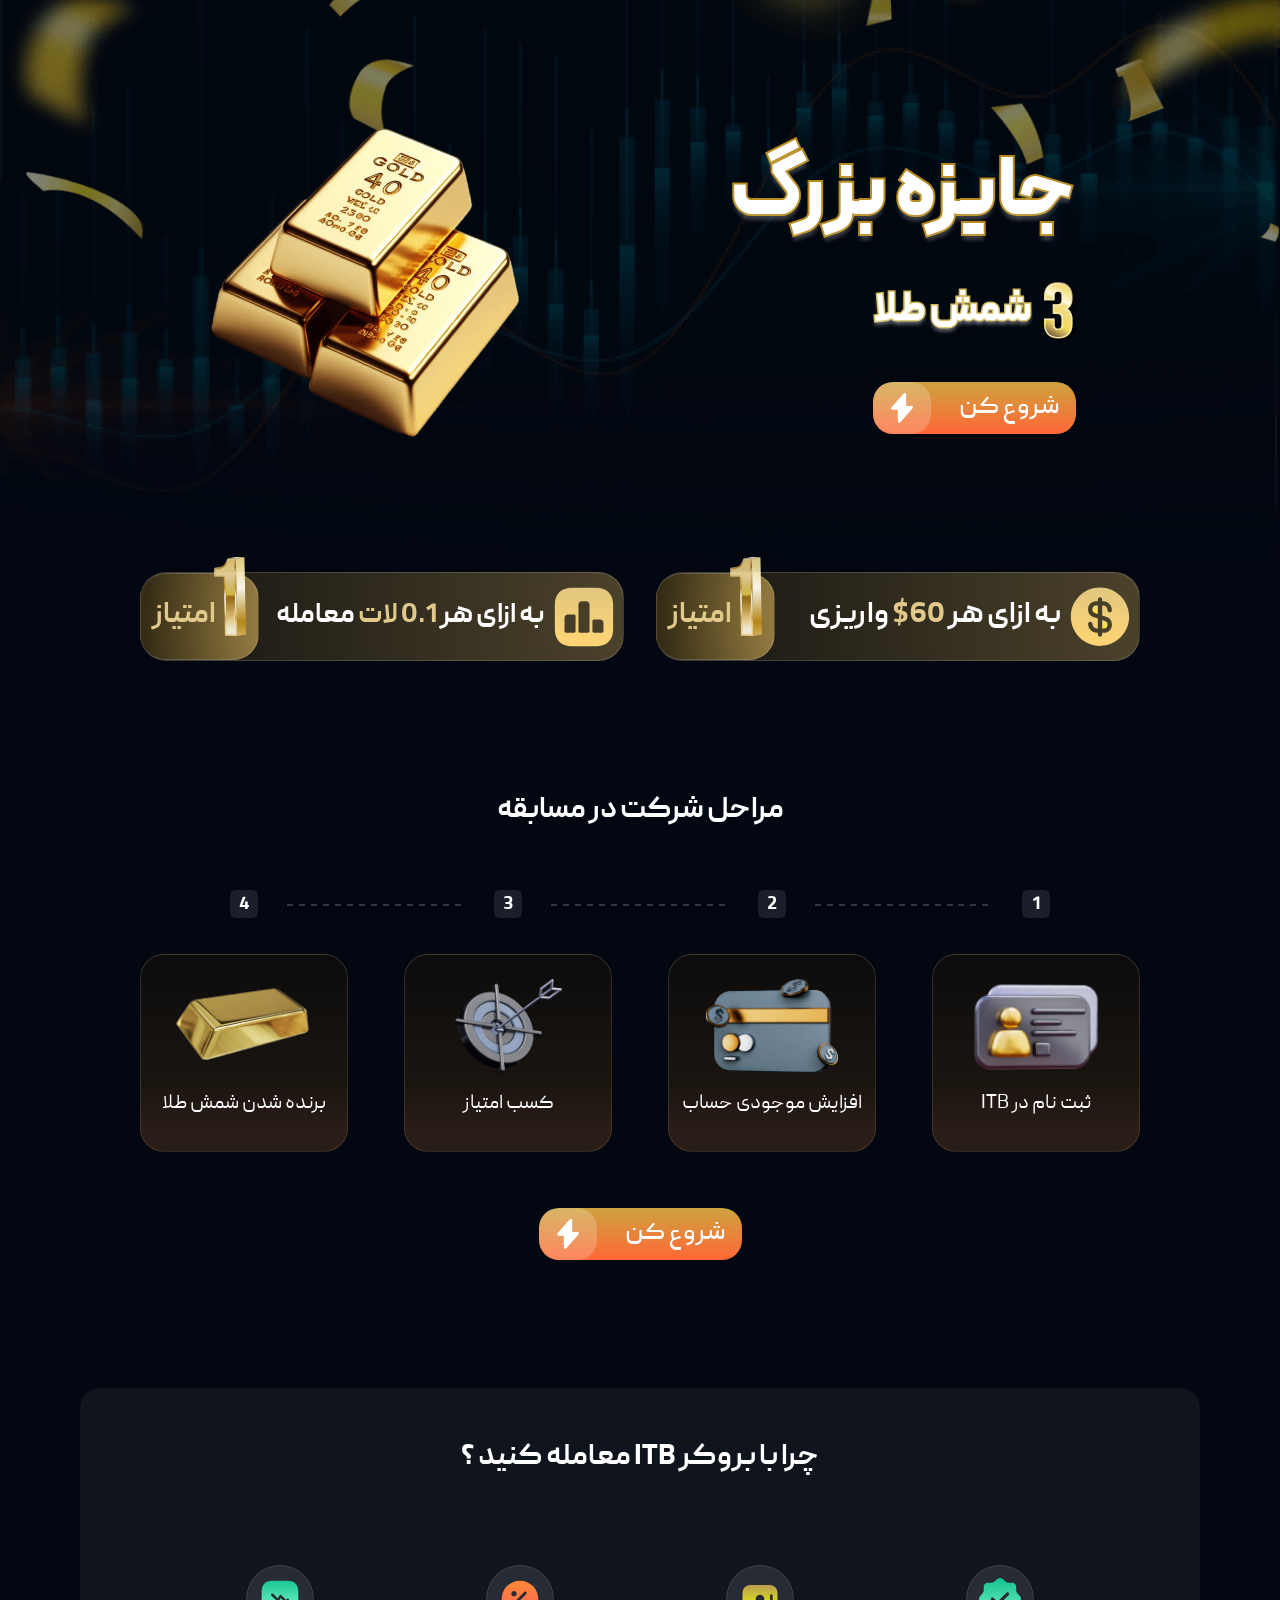
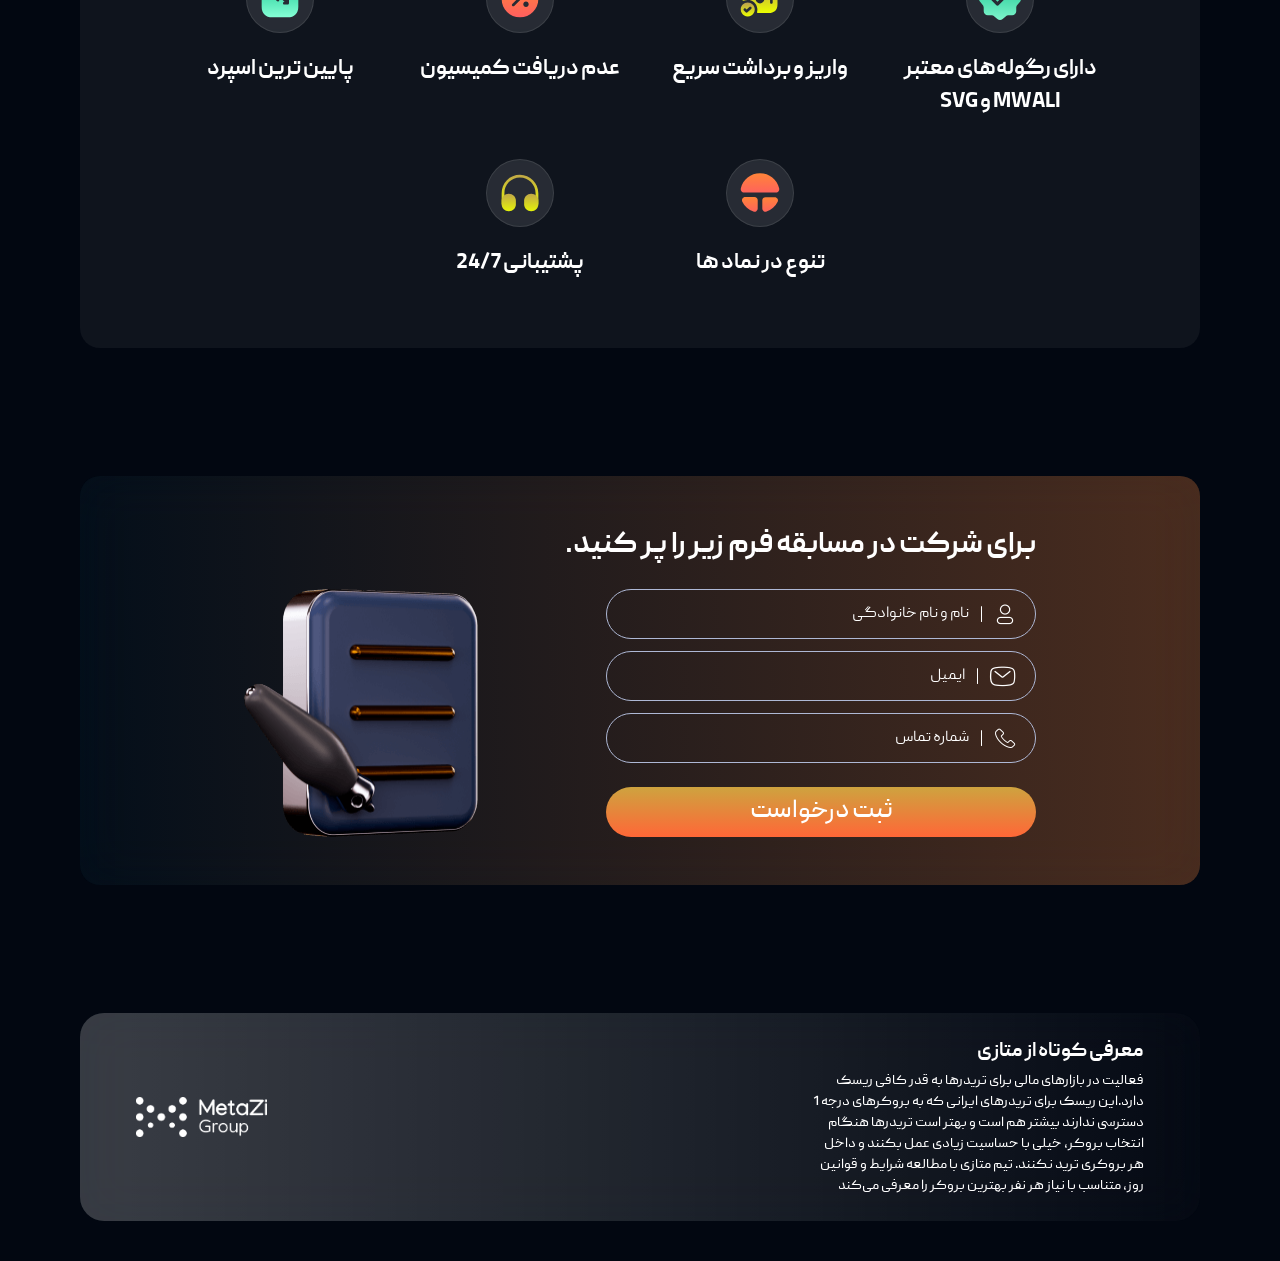
<file: landing-gold-forexbroker/index.html>
<!DOCTYPE html>
<html lang="fa">
<head>
    <meta charset="UTF-8">
    <meta name="viewport" content="width=device-width, initial-scale=1">
    <title>Title</title>
    <link rel="stylesheet" href="assets/css/style.css">
    <!-- Google Tag Manager: GTM-WTM2GGMD -->
    <script>
    (function(w,d,s,l,i){w[l]=w[l]||[];w[l].push({'gtm.start':
    new Date().getTime(),event:'gtm.js'});var f=d.getElementsByTagName(s)[0],
    j=d.createElement(s),dl=l!='dataLayer'?'&l='+l:'';j.async=true;j.src=
    'https://www.googletagmanager.com/gtm.js?id='+i+dl;f.parentNode.insertBefore(j,f);
    })(window,document,'script','dataLayer','GTM-WTM2GGMD');
    </script>
    <!-- End Google Tag Manager -->
</head>
<body class="md:bg-navy bg-[#070919]">
<!-- Google Tag Manager (noscript) -->
<noscript><iframe src="https://www.googletagmanager.com/ns.html?id=GTM-WTM2GGMD" height="0" width="0" style="display:none;visibility:hidden" title=""></iframe></noscript>
<!-- End Google Tag Manager (noscript) -->


<!--START-MODAL-->
<div id="lead-modal" role="dialog" aria-modal="true" aria-labelledby="lead-modal-title" class="modal fixed top-0 right-0 w-full h-full bg-black bg-opacity-[0.85] z-50 overflow-y-auto" style="display: none">
    <div class="w-full h-full flex p-4">
        <div class="max-w-[670px] w-full rounded-lg bg-navy lg:pb-12 lg:pt-16 max-lg:py-10 relative m-auto px-4">
            <img src="assets/img/bg-modal.png" alt="" class="absolute top-0 right-0 w-full h-full">
            <button type="button" aria-label="بستن پنجره" class="icon-close absolute lg:top-14 top-4 lg:left-9 left-4 text-white text-base cursor-pointer z-20"></button>
            <div class="relative z-10">
                <h2 id="lead-modal-title" class="lg:text-7xl text-xl text-white font-bold block text-center lg:mb-6 mb-1">
                    این  بار برای شمش طلا ترید کن !
                </h2>
                <h3 class="lg:text-2xl text-md text-[#D49B3E] block text-center font-bold lg:mb-14 mb-6">
                    درخواست شما برای بررسی ارسال شد.
                </h3>
                <img src="assets/img/modal.png" alt="" class="lg:mb-14 mb-6 mx-auto">
                <button type="button" class="modal-close h-[50px] text-2xl text-white font-medium bg-gra-primary flex items-center justify-center rounded-[20px] text-center w-[225px] mx-auto">
                    متوجه شدم
                </button>
            </div>
        </div>
    </div>
</div>
<!--END-MODAL-->

<!--START-HEADER-->
<header class="py-32 max-md:pb-10 relative z-10">
    <img src="assets/img/bg-header.png" alt="" class="w-full h-full absolute top-0 right-0 max-md:hidden">
    <img src="assets/img/bg-header-mobile.png" alt="" class="w-full h-full absolute top-0 right-0 md:hidden object-contain object-top">
    <div class="container relative z-10 flex items-center justify-between lg:px-20 max-md:flex-col">
        <div>
            <h1 class="heading-page md:text-[80px] text-[65px] font-black text-white block-shadow ms:mb-4 mb-6 max-md:text-center" data-text="جایزه بزرگ">
                جایزه بزرگ
            </h1>
            <h2 class="sub-heading-page text-10xl font-extrabold text-white flex items-center mb-10 max-md:justify-center">
                <img src="assets/img/3.png" alt="" class="ml-3">
                <span class="sub-heading-page-inner relative" data-text="شمش طلا">
                    شمش طلا
                </span>
            </h2>
            <a href="#form" class="text-3xl text-white font-medium text-white bg-gra-primary flex items-center rounded-[20px] w-fit pr-4 max-md:mx-auto">
                شروع کن
                <i class="icon-flash text-5xl w-[58px] h-[52px] rounded-[20px] mr-7 bg-white bg-opacity-20 flex items-center justify-center"></i>
            </a>
        </div>
        <img src="assets/img/header-img.png" alt="" class="max-md:mt-10 max-md:max-h-[300px]">
    </div>
</header>
<!--END-HEADER-->

<!--START-MAIN-->
<main>
    <!--START-ITEMS-->
    <div class="container mb-32">
        <div class="-m-4 flex flex-wrap">
            <div class="xl:w-1/2 w-full p-4">
                <div class="item flex items-center pr-1">
                    <img src="assets/img/icon-1.svg" alt="" class="md:h-[70px] min-[370px]:h-[44px] h-10 ml-1">
                    <div class="md:text-5xl min-[370px]:text-lg text-md text-white font-bold">
                        به ازای هر
                        <span class="text-primary">
                            60$
                        </span>
                        واریزی
                    </div>
                    <div class="item-rate -ml-[1px] md:text-5xl min-[370px]:text-md text-base text-primary font-bold flex items-center mr-auto md:py-5 py-3.5 px-3 !border-l-0">
                        <img src="assets/img/1.svg" alt="" class="md:max-h-[80px] min-[370px]:max-h-[52px] max-h-[44px] md:-ml-0.5 md:-mt-10 min-[370px]:-mt-7 -mt-6">
                        امتیاز
                    </div>
                </div>
            </div>

            <div class="xl:w-1/2 w-full p-4">
                <div class="item flex items-center pr-1">
                    <img src="assets/img/icon-2.svg" alt="" class="md:h-[70px] min-[370px]:h-[44px] h-10 ml-1">
                    <div class="md:text-4xl min-[370px]:text-lg text-md text-white font-bold">
                        به ازای هر
                        <span class="text-primary">
                            0.1  لات
                        </span>
                        معامله
                    </div>

                    <div class="item-rate -ml-[1px] md:text-5xl min-[370px]:text-md text-base text-primary font-bold flex items-center mr-auto md:py-5 py-3.5 px-3 !border-l-0">
                        <img src="assets/img/1.svg" alt="" class="md:max-h-[80px] min-[370px]:max-h-[52px] max-h-[44px] md:-ml-0.5 md:-mt-10 min-[370px]:-mt-7 -mt-6">
                        امتیاز
                    </div>
                </div>
            </div>
        </div>
    </div>
    <!--END-ITEMS-->

    <!--START-STEPS-->
    <div class="container mb-32 overflow-hidden">
        <h2 class="text-5xl text-white font-bold block text-center md:mb-14 mb-11">
            مراحل شرکت در مسابقه
        </h2>

        <div class="steps-wrapper relative">
            <div class="lg:-m-7 md:-m-2 -m-5 flex flex-wrap">
                <div class="md:w-1/4 w-full lg:p-7 md:p-2 p-5">
                    <div class="max-md:bg-[#070919]">
                        <div class="px-7 bg-navy relative z-10 mx-auto w-fit max-lg:hidden">
                            <div class="w-7 h-7 rounded-md bg-natural flex items-center justify-center text-[19px] font-bold text-white mx-auto mb-9 pt-[3.5px]">
                                1
                            </div>
                        </div>
                        <div class="item-step lg:text-lg text-md text-white font-semiBold text-center pt-6 pb-8 px-1 max-md:w-[206px] max-md:mx-auto">
                            <img src="assets/img/s-1.png" alt="" class="w-full lg:h-[94px] h-[90px] object-contain object-bottom block mb-4">
                            ثبت نام  در ITB
                        </div>
                    </div>

                </div>
                <div class="md:w-1/4 w-full lg:p-7 md:p-2 p-5">
                    <div class="max-md:bg-[#070919]">
                        <div class="px-7 bg-navy relative z-10 mx-auto w-fit max-lg:hidden">
                            <div class="w-7 h-7 rounded-md bg-natural flex items-center justify-center text-[19px] font-bold text-white mx-auto mb-9 pt-[3.5px]">
                                2
                            </div>
                        </div>
                        <div class="item-step lg:text-lg text-md text-white font-semiBold text-center pt-6 pb-8 px-1 max-md:w-[206px] max-md:mx-auto">
                            <img src="assets/img/s-2.png" alt="" class="w-full lg:h-[94px] h-[90px] object-contain object-bottom block mb-4">
                            افزایش موجودی حساب
                        </div>
                    </div>

                </div>
                <div class="md:w-1/4 w-full lg:p-7 md:p-2 p-5">
                    <div class="max-md:bg-[#070919]">
                        <div class="px-7 bg-navy relative z-10 mx-auto w-fit max-lg:hidden">
                            <div class="w-7 h-7 rounded-md bg-natural flex items-center justify-center text-[19px] font-bold text-white mx-auto mb-9 pt-[3.5px]">
                                3
                            </div>
                        </div>
                        <div class="item-step lg:text-lg text-md text-white font-semiBold text-center pt-6 pb-8 px-1 max-md:w-[206px] max-md:mx-auto">
                            <img src="assets/img/s-3.png" alt="" class="w-full lg:h-[94px] h-[90px] object-contain object-bottom block mb-4">
                            کسب امتیاز
                        </div>
                    </div>
                </div>
                <div class="md:w-1/4 w-full lg:p-7 md:p-2 p-5">
                    <div class="max-md:bg-[#070919]">
                        <div class="px-7 bg-navy relative z-10 mx-auto w-fit max-lg:hidden">
                            <div class="w-7 h-7 rounded-md bg-natural flex items-center justify-center text-[19px] font-bold text-white mx-auto mb-9 pt-[3.5px]">
                                4
                            </div>
                        </div>
                        <div class="item-step lg:text-lg text-md text-white font-semiBold text-center pt-6 pb-8 px-1 max-md:w-[206px] max-md:mx-auto">
                            <img src="assets/img/s-4.png" alt="" class="w-full lg:h-[94px] h-[90px] object-contain object-bottom block mb-4">
                            برنده شدن شمش طلا
                        </div>
                    </div>

                </div>
            </div>
        </div>

        <a href="#form" class="text-3xl text-white font-medium text-white bg-gra-primary flex items-center rounded-[20px] w-fit pr-4 mx-auto md:mt-14 mt-11">
            شروع کن
            <i class="icon-flash text-5xl w-[58px] h-[52px] rounded-[20px] mr-7 bg-white bg-opacity-20 flex items-center justify-center"></i>
        </a>
    </div>
    <!--END-STEPS-->

    <!--START-WHY-->
    <div class="mb-32 md:px-20 px-4">
        <div class="bg-white bg-opacity-5 md:py-12 py-8 rounded-[20px]">
            <div class="container">
                <h2 class="text-5xl text-white font-bold block text-center md:mb-16 mb-10">
                    چرا با بروکر ITB معامله کنید ؟
                </h2>
                <div class="-mx-2.5 flex flex-wrap justify-center max-md:flex-col max-md:items-center">
                    <div class="w-[240px] py-0 px-2.5 text-xl text-white font-bold text-center max-w-[240px]">
                        <div class="py-5 px-2.5 rounded-[24px] bg-white bg-opacity-0 hover:bg-opacity-5 transition-all">
                            <div class="item-why-icon w-[68px] h-[68px] rounded-full flex items-center justify-center mb-5 mx-auto">
                                <img src="assets/img/icon/i-1.svg" alt="">
                            </div>
                            دارای رگوله‌های معتبر MWALI و SVG
                        </div>
                    </div>
                    <div class="w-[240px] py-0 px-2.5 text-xl text-white font-bold text-center max-w-[240px]">
                        <div class="py-5 px-2.5 rounded-[24px] bg-white bg-opacity-0 hover:bg-opacity-5 transition-all">
                            <div class="item-why-icon w-[68px] h-[68px] rounded-full flex items-center justify-center mb-5 mx-auto">
                            <img src="assets/img/icon/i-2.svg" alt="">
                        </div>
                        واریز و برداشت سریع
                        </div>

                    </div>
                    <div class="w-[240px] py-0 px-2.5 text-xl text-white font-bold text-center max-w-[240px]">
                        <div class="py-5 px-2.5 rounded-[24px] bg-white bg-opacity-0 hover:bg-opacity-5 transition-all">
                             <div class="item-why-icon w-[68px] h-[68px] rounded-full flex items-center justify-center mb-5 mx-auto">
                            <img src="assets/img/icon/i-3.svg" alt="">
                        </div>
                        عدم دریافت کمیسیون
                        </div>

                    </div>
                    <div class="w-[240px] py-0 px-2.5 text-xl text-white font-bold text-center max-w-[240px]">
                        <div class="py-5 px-2.5 rounded-[24px] bg-white bg-opacity-0 hover:bg-opacity-5 transition-all">
                               <div class="item-why-icon w-[68px] h-[68px] rounded-full flex items-center justify-center mb-5 mx-auto">
                            <img src="assets/img/icon/i-4.svg" alt="">
                        </div>
                        پایین ترین اسپرد
                        </div>

                    </div>
                    <div class="w-[240px] py-0 px-2.5 text-xl text-white font-bold text-center max-w-[240px]">
                        <div class="py-5 px-2.5 rounded-[24px] bg-white bg-opacity-0 hover:bg-opacity-5 transition-all">
                                <div class="item-why-icon w-[68px] h-[68px] rounded-full flex items-center justify-center mb-5 mx-auto">
                            <img src="assets/img/icon/i-5.svg" alt="">
                        </div>
                        تنوع در نماد ها
                        </div>

                    </div>
                    <div class="w-[240px] py-0 px-2.5 text-xl text-white font-bold text-center max-w-[240px]">
                        <div class="py-5 px-2.5 rounded-[24px] bg-white bg-opacity-0 hover:bg-opacity-5 transition-all">
                                  <div class="item-why-icon w-[68px] h-[68px] rounded-full flex items-center justify-center mb-5 mx-auto">
                            <img src="assets/img/icon/i-6.svg" alt="">
                        </div>
                        پشتیبانی 24/7
                        </div>

                    </div>
                </div>
            </div>
        </div>
    </div>
    <!--END-WHY-->

    <!--START-FORM-->
    <div id="form" class="mb-32 md:px-20 px-4">
        <div class="form-box md:py-12 py-8 rounded-[20px]">
            <div class="container flex flex-wrap justify-center">
                <h2 class="xl:text-5xl text-2xl text-white font-bold block mb-5 w-[792px] max-xl:text-center">
                    برای شرکت در مسابقه فرم زیر را پر کنید.
                </h2>
                <form id="lead-form" class="lg:w-[430px] w-full lg:ml-32" method="post" novalidate>
                    <div class="mb-3" id="name-input-group">
                        <div class="relative w-full h-[50px] border border-solid border-[#AEB8D5] rounded-full flex items-center">
                            <i class="icon-user text-lg text-white ml-3 mr-5 w-[25px]"></i>
                            <div class="h-4 w-[1.5px] block rounded-full bg-white ml-3"></div>
                            <div class="relative h-full w-full">
                                <input type="text" name="name" placeholder=" " id="i-1" required minlength="2" maxlength="60" autocomplete="name" aria-describedby="alert-name" class="w-full h-full bg-transparent text-white text-sm font-medium placeholder-white !outline-0 !shadow-none w-full pt-[20px]">
                                <label for="i-1" class="label-form">
                                    نام و نام خانوادگی
                                </label>
                            </div>
                        </div>
                        <div id="alert-name" role="alert" class="text-sm text-danger pr-6 mt-1.5 hidden"></div>
                    </div>
                    <div class="mb-3" id="email-input-group">
                        <div class="relative w-full h-[50px] border border-solid border-[#AEB8D5] rounded-full flex items-center">
                            <i class="icon-mail text-lg text-white ml-3 mr-5 w-[25px]"></i>
                            <div class="h-4 w-[1.5px] block rounded-full bg-white ml-3"></div>
                            <div class="relative h-full w-full">
                                <input type="email" name="email" placeholder=" " id="i-2" required maxlength="254" autocomplete="email" dir="ltr" aria-describedby="alert-email" class="w-full h-full bg-transparent text-white text-sm font-medium placeholder-white !outline-0 !shadow-none w-full pt-[20px]">
                                <label for="i-2" class="label-form">
                                    ایمیل
                                </label>
                            </div>
                        </div>
                        <div id="alert-email" role="alert" class="text-sm text-danger pr-6 mt-1.5 hidden"></div>
                    </div>
                    <div class="mb-3" id="call-input-group">
                        <div class="relative w-full h-[50px] border border-solid border-[#AEB8D5] rounded-full flex items-center">
                            <i class="icon-telephone-1 text-lg text-white ml-3 mr-5 w-[25px]"></i>
                            <div class="h-4 w-[1.5px] block rounded-full bg-white ml-3"></div>
                            <div class="relative h-full w-full">
                                <input type="tel" name="phone" placeholder=" " id="i-3" required maxlength="25" autocomplete="tel" inputmode="tel" dir="ltr" aria-describedby="alert-call" class="w-full h-full bg-transparent text-white text-sm font-medium placeholder-white !outline-0 !shadow-none w-full pt-[20px]">
                                <label for="i-3" class="label-form">
                                    شماره تماس
                                </label>
                            </div>
                        </div>
                        <div id="alert-call" role="alert" class="text-sm text-danger pr-6 mt-1.5 hidden">
                            شماره تماس معتبر وارد کنید.
                        </div>
                    </div>
                    <div class="pt-3">
                        <button type="submit" id="submit-lead" class="h-[50px] text-3xl text-white font-medium bg-gra-primary flex items-center justify-center rounded-full text-center w-full cursor-pointer">
                            ثبت درخواست
                        </button>
                        <p id="form-status" class="text-sm pr-5 mt-2 hidden" role="status" aria-live="polite"></p>
                    </div>
                </form>
                <img src="assets/img/form.png" alt="" class="max-xl:-order-1 max-xl:mb-7 max-xl:max-h-[220px]">
            </div>
        </div>
    </div>
    <!--START-FORM-->
</main>
<!--END-MAIN-->

<!--START-FOOTER-->
<footer class="md:px-20 px-0 md:pb-10">
    <div class="footer-box py-6 md:px-14 px-4 md:rounded-[24px] flex items-center justify-between max-md:flex-col-reverse">
        <div class="max-w-[335px] max-md:text-center">
            <h2 class="text-lg text-white font-bold block mb-1">
                معرفی کوتاه از متازی
            </h2>
            <p class="text-sm text-white font-medium block mb-0">
                فعالیت در بازارهای مالی برای تریدرها به قدر کافی ریسک دارد.این ریسک برای تریدرهای ایرانی که به بروکرهای درجه 1 دسترسی ندارند بیشتر هم است و بهتر است تریدرها هنگام انتخاب بروکر، خیلی با حساسیت زیادی عمل بکنند و داخل هر بروکری ترید نکنند. تیم متازی با  مطالعه شرایط و  قوانین روز، متناسب با نیاز هر نفر بهترین بروکر را معرفی می‌کند
            </p>
        </div>
        <a href="" class="block max-md:mb-4">
            <img src="assets/img/logo.png" alt="" class="lg:max-h-[40px] max-h-[30px]">
        </a>
    </div>
</footer>
<!--END-FOOTER-->




<script src="assets/js/jquery-3.3.1.min.js"></script>
<script src="assets/js/public.js"></script>
</body>
</html>
</file>
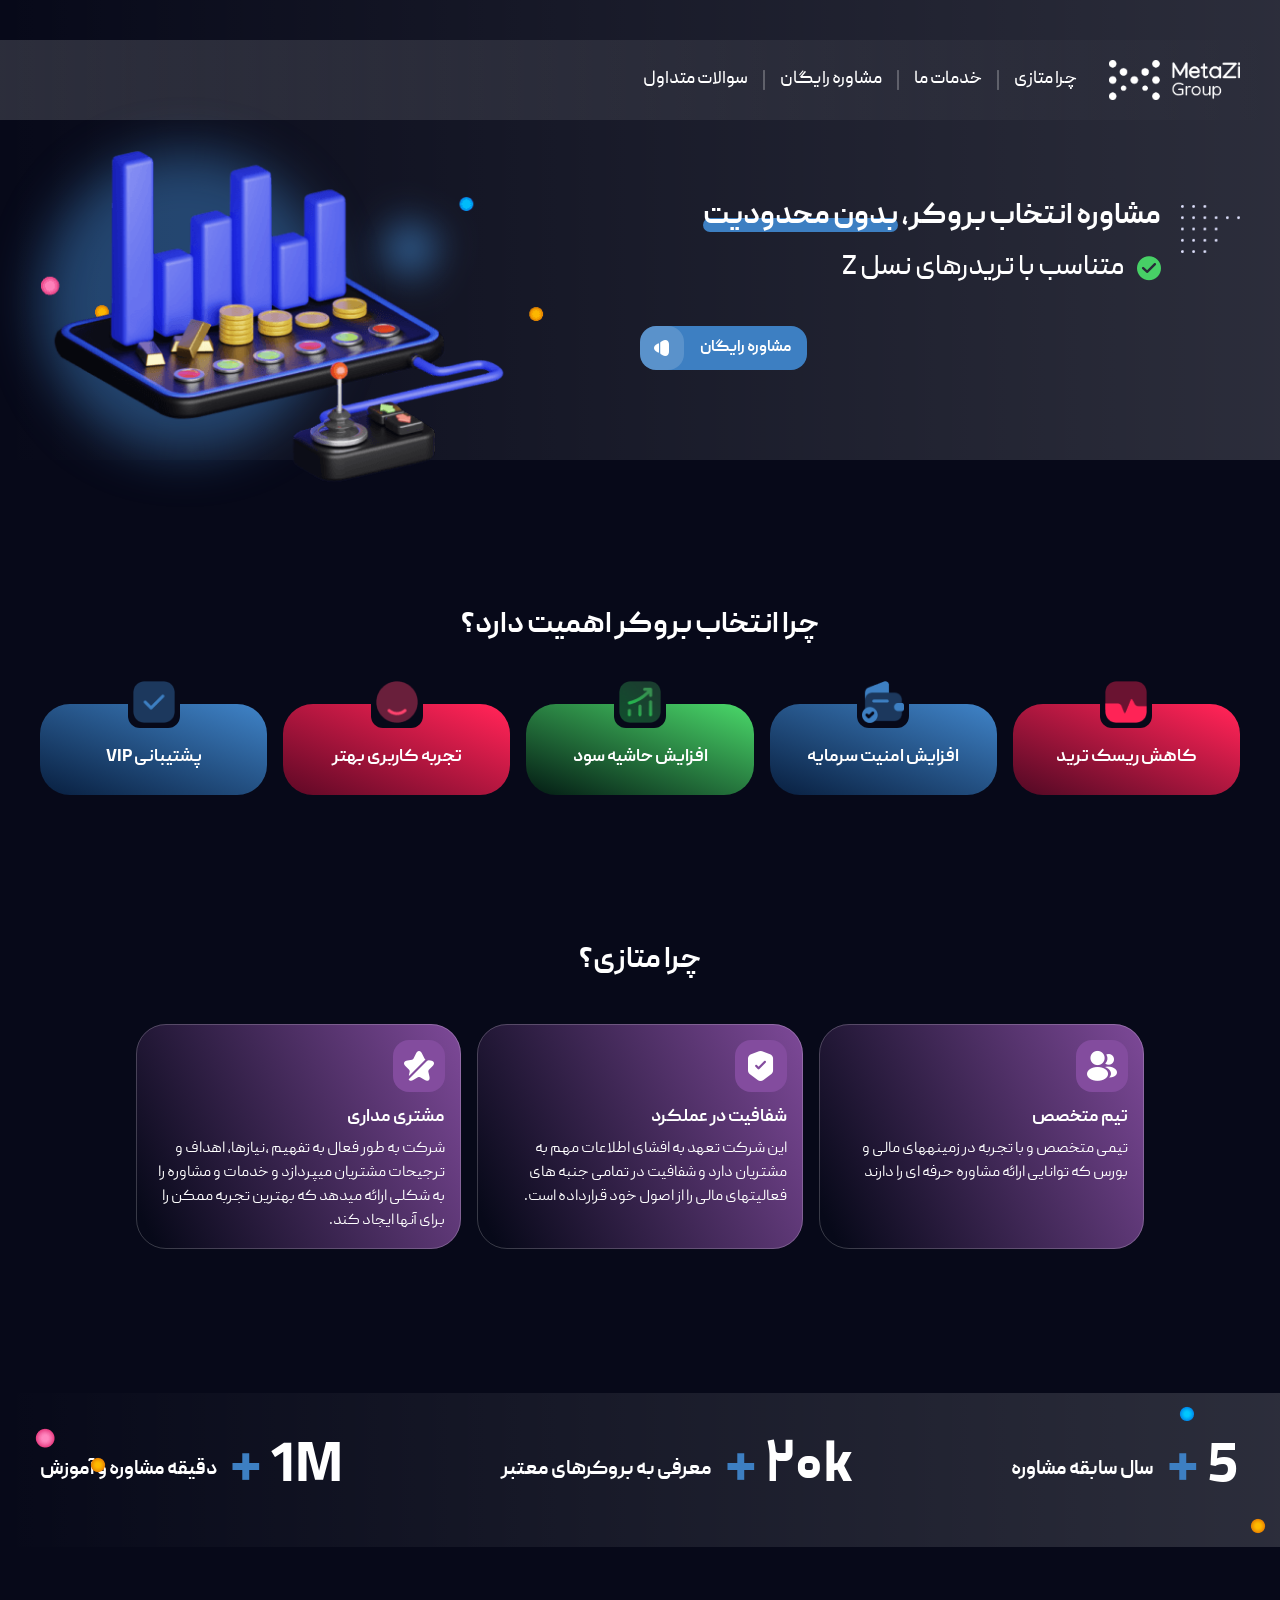
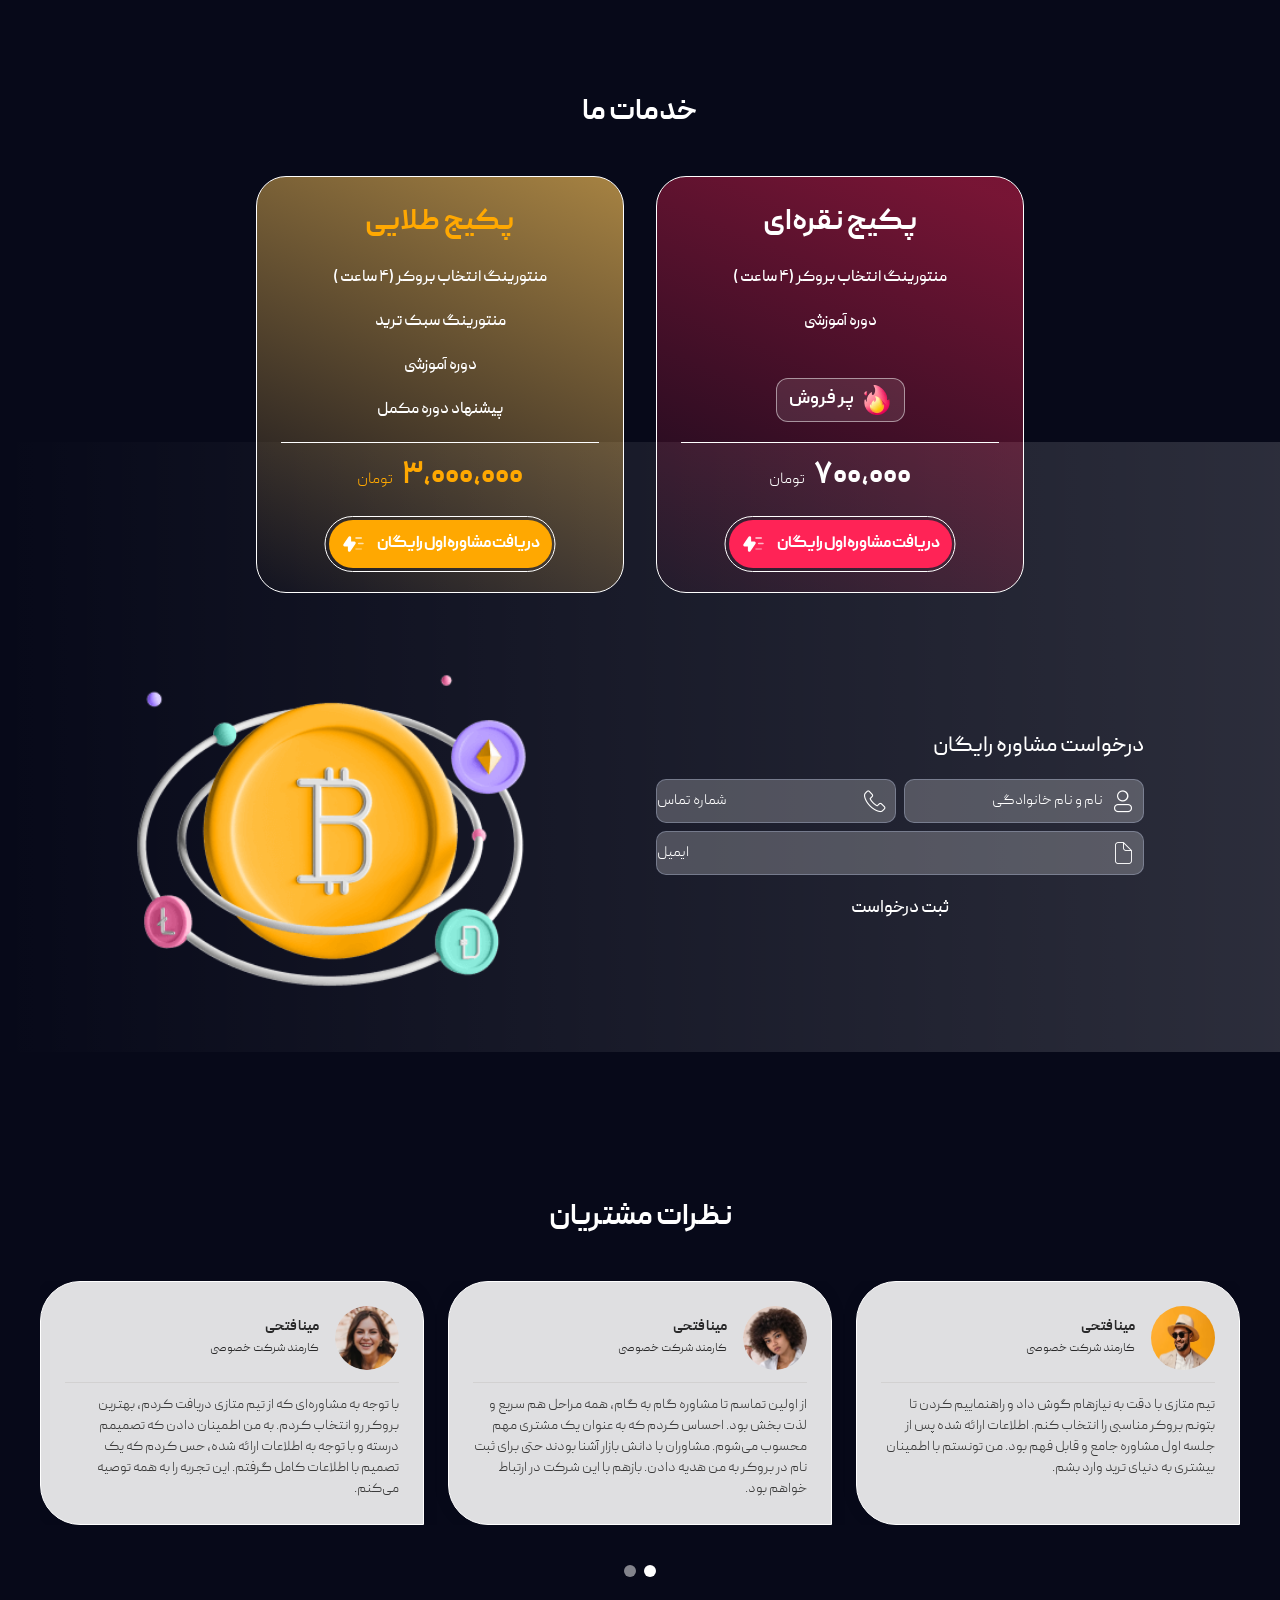
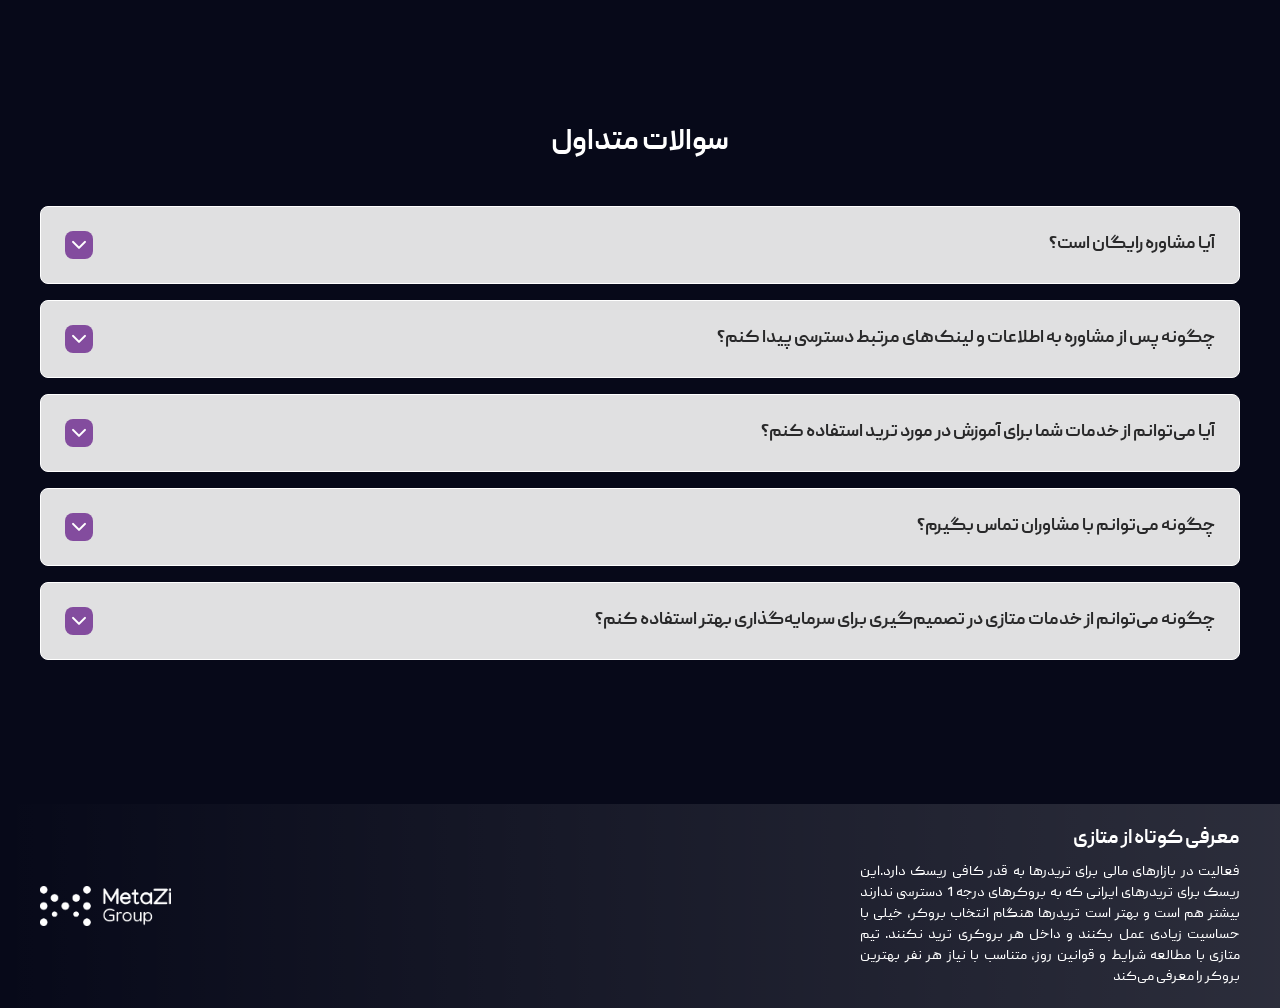
<file: landing-signup-forexbroker/index.html>
<!DOCTYPE html>
<html lang="fa">
<head>
    <meta charset="UTF-8">
    <meta name="viewport" content="width=device-width, initial-scale=1">
    <!-- Google Tag Manager: initialize the data layer before loading GTM. -->
    <script>
      window.dataLayer = window.dataLayer || [];
      function gtag(){dataLayer.push(arguments);}
      gtag('js', new Date());
    </script>
    <script async src="https://www.googletagmanager.com/gtm.js?id=GTM-WTM2GGMD"></script>
    <title>Title</title>
    <link rel="stylesheet" href="assets/css/swiper/swiper.min.css">
    <link rel="stylesheet" href="assets/css/style.css">
</head>
<body class="bg-navy">


<!--START-MODAL-->
<div id="fomo-modal" hidden role="dialog" aria-modal="true" aria-labelledby="fomo-title" class="modal bg-black bg-opacity-80 fixed top-0 right-0 w-full h-full z-50 lg:p-4 overflow-y-auto overflow-x-hidden">
    <div class="container min-h-full lg:flex items-center max-lg:px-0">
        <div class="bg-[#070919] lg:rounded-[20px] lg:p-12 max-lg:py-12 max-lg:px-4 relative overflow-hidden w-full min-h-full">
            <button type="button" class="icon-close absolute lg:left-6 left-4 lg:top-6 top-4 lg:text-lg text-base text-white z-20 cursor-pointer" aria-label="بستن پنجره"></button>
            <img src="assets/img/lines.png" alt="" class="absolute top-0 left-0 max-lg:hidden">
            <h3 id="fomo-title" class="lg:text-3xl text-2xl text-white font-bold block text-center relative z-10 max-lg:mb-5">
                رسپی ترید
                <span class="text-warning">
                    طلا
                </span>
                رو الان به رایگان دانلود کن !
            </h3>
            <div class="-m-2 flex flex-wrap items-center relative z-10">
                <div class="lg:w-1/2 w-full p-2">
                    <h4 class="lg:text-2xl text-md text-white font-bold block mb-4">
                        در این رسپی یاد می‌گیری ...
                    </h4>
                    <ul class="max-lg:mb-5">
                        <li class="lg:text-xl text-base text-white flex items-center mb-1 last:mb-0">
                            <span class="w-3 h-3 rounded-full bg-warning ml-2"></span>
                            با چه اندیکاتورهایی طلا رو بررسی کنی !
                        </li>
                        <li class="lg:text-xl text-base text-white flex items-center mb-1 last:mb-0">
                            <span class="w-3 h-3 rounded-full bg-warning ml-2"></span>
                            استراتژی سودده برای طلا چی هست ؟
                        </li>
                        <li class="lg:text-xl text-base text-white flex items-center mb-1 last:mb-0">
                            <span class="w-3 h-3 rounded-full bg-warning ml-2"></span>
                            چطور استفادش کنم ؟
                        </li>
                        <li class="lg:text-xl text-base text-white flex items-center mb-1 last:mb-0">
                            <span class="w-3 h-3 rounded-full bg-warning ml-2"></span>
                            چطور  بتونی تحلیل فاندامنتال کنی؟
                        </li>
                    </ul>
                </div>
                <div class="lg:w-1/2 w-full p-2 max-lg:-order-1">
                    <img src="assets/img/modal.png" alt="" class="lg:mr-auto max-lg:mx-auto block max-lg:w-[240px]">
                </div>
            </div>
            <div class="relative z-10">
                <div class="lg:text-md text-base text-white flex items-center justify-center font-light mb-3">
                    به ارزش
                    <b class="lg:text-4xl text-xl text-warning font-bold mx-1.5">
                        ۲,۷۰۰,۰۰۰
                    </b>
                    تومان
                </div>
                <a href="#form" id="fomo-cta" class="link-scroll lg:text-xl text-md text-white font-bold block text-center bg-warning transition-all hover:bg-warning-dark py-2 rounded-xl lg:max-w-[400px] mx-auto ">
                    دانلود رایگان
                </a>
            </div>
        </div>
    </div>
</div>
<!--END-MODAL-->


<!--START-HEADER-AND-MAIN-SLIDE-->
<div class="bg-gra-main-slide lg:pt-10 lg:mb-36 mb-24 relative">
    <!--START-HEADER-->
    <header class="bg-gra-header py-5">
        <div class="container flex items-center">
            <a href="" class="block ml-4 relative z-40">
                <img src="assets/img/logo.png" alt="" class="lg:max-h-[40px] max-h-[30px]">
            </a>
            <nav class="max-lg:hidden relative z-20 max-lg:absolute top-0 right-0 max-lg:bg-navy max-lg:w-full max-lg:px-4 max-lg:pt-[80px] max-lg:pb-4 max-lg:rounded-b-xl max-lg:shadow-nav">
                <ul class="flex lg:items-center max-lg:flex-col">
                    <li class="header-nav-item relative last:after:hidden max-lg:after:hidden">
                        <a href="#why" class="link-scroll text-md font-medium block text-white lg:px-4 max-lg:py-1.5">
                            چرا متازی
                        </a>
                    </li>
                    <li class="header-nav-item relative last:after:hidden max-lg:after:hidden">
                        <a href="#services" class="link-scroll text-md font-medium block text-white lg:px-4 max-lg:py-1.5">
                            خدمات ما
                        </a>
                    </li>
                    <li class="header-nav-item relative last:after:hidden max-lg:after:hidden">
                        <a href="#form" class="link-scroll text-md font-medium block text-white lg:px-4 max-lg:py-1.5">
                            مشاوره رایگان
                        </a>
                    </li>
                    <li class="header-nav-item relative last:after:hidden max-lg:after:hidden">
                        <a href="#faq" class="link-scroll text-md font-medium block text-white lg:px-4 max-lg:py-1.5">
                            سوالات متداول
                        </a>
                    </li>
                </ul>
            </nav>
            <button class="btn-menu mr-auto p-0 text-2xl text-white lg:hidden relative z-40">
                <i class="icon-menu"></i>
                <i class="icon-close" style="display: none"></i>
            </button>
        </div>
    </header>
    <!--END-HEADER-->

    <!--START-MAIN-SLIDE-->
    <div class="lg:pt-[75px] lg:pb-[90px] max-lg:py-9">
        <div class="container flex items-center flex-wrap">
            <article class="lg:w-1/2 w-full flex items-start">
                <img src="assets/img/dots-1.svg" alt="" class="lg:h-12 h-8 lg:ml-5 ml-2.5 block relative top-2.5">
                <div class="w-full">
                    <h1 class="lg:text-5xl text-3xl text-white font-bold block mb-2">
                        مشاوره انتخاب بروکر،
                        <br class="lg:hidden">
                        <span class="main-slide-title-inner relative inline-block">
                            بدون محدودیت
                        </span>
                    </h1>
                    <h2 class="lg:text-4xl text-lg text-white font-medium mb-9 flex items-center">
                        <i class="icon-checked lg:text-2xl text-md text-success block ml-3"></i>
                        متناسب با تریدرهای نسل Z
                    </h2>
                    <a href="#form" class="btn-modern link-scroll">
                        مشاوره رایگان
                        <i class="icon-arrow-left btn-modern-icon"></i>
                    </a>
                </div>
            </article>
            <div class="lg:w-1/2 w-full lg:h-[175px] relative max-lg:-order-1 max-lg:mb-9">
                <img src="assets/img/img-1.png" alt="" class="absolute top-0 w-full lg:-mt-[45px] lg:pr-24 relative z-10 max-lg:max-h-[290px] max-lg:object-contain">
                <div class="main-slide-circle-1"></div>
                <div class="main-slide-circle-2"></div>
            </div>
        </div>
    </div>
    <!--END-MAIN-SLIDE-->
</div>
<!--END-HEADER-AND-MAIN-SLIDE-->

<!--START-MAIN-->
<main>
    <!--START-WHY-CHOICE-->
    <div class="container lg:mb-36 mb-24">
        <h2 class="lg:text-5xl text-2xl text-white font-bold block text-center mb-10">
            چرا انتخاب بروکر اهمیت دارد؟
        </h2>
        <div class="lg:-m-2 -m-4 flex flex-wrap max-sm:justify-center max-sm:items-center max-sm:flex-col">
            <article class="lg:w-1/5 md:w-1/4 sm:w-1/3 w-[220px] lg:p-2 p-4">
                <div class="bg-gra-1 rounded-[30px] w-full mt-[15.5px]">
                    <div class="p-1 rounded-b-xl bg-navy w-[52px] h-[47px] p-[5px] !pt-0 mx-auto relative -top-[23.5px] -mb-[23.5px]">
                        <img src="assets/img/icon-1.png" alt="" class="w-full h-full">
                    </div>
                    <h3 class="text-md font-bold text-white text-center pb-6 pt-4 block">
                        کاهش ریسک ترید
                    </h3>
                </div>
            </article>
            <article class="lg:w-1/5 md:w-1/4 sm:w-1/3 w-[220px] lg:p-2 p-4">
                <div class="bg-gra-2 rounded-[30px] w-full mt-[15.5px]">
                    <div class="p-1 rounded-b-xl bg-navy w-[52px] h-[47px] p-[5px] !pt-0 mx-auto relative -top-[23.5px] -mb-[23.5px]">
                        <img src="assets/img/icon-2.png" alt="" class="w-full h-full">
                    </div>
                    <h3 class="text-md font-bold text-white text-center pb-6 pt-4 block">
                        افزایش امنیت سرمایه
                    </h3>
                </div>
            </article>
            <article class="lg:w-1/5 md:w-1/4 sm:w-1/3 w-[220px] lg:p-2 p-4">
                <div class="bg-gra-3 rounded-[30px] w-full mt-[15.5px]">
                    <div class="p-1 rounded-b-xl bg-navy w-[52px] h-[47px] p-[5px] !pt-0 mx-auto relative -top-[23.5px] -mb-[23.5px]">
                        <img src="assets/img/icon-3.png" alt="" class="w-full h-full">
                    </div>
                    <h3 class="text-md font-bold text-white text-center pb-6 pt-4 block">
                        افزایش حاشیه سود
                    </h3>
                </div>
            </article>
            <article class="lg:w-1/5 md:w-1/4 sm:w-1/3 w-[220px] lg:p-2 p-4">
                <div class="bg-gra-4 rounded-[30px] w-full mt-[15.5px]">
                    <div class="p-1 rounded-b-xl bg-navy w-[52px] h-[47px] p-[5px] !pt-0 mx-auto relative -top-[23.5px] -mb-[23.5px]">
                        <img src="assets/img/icon-5.png" alt="" class="w-full h-full">
                    </div>
                    <h3 class="text-md font-bold text-white text-center pb-6 pt-4 block">
                        تجربه کاربری بهتر
                    </h3>
                </div>
            </article>
            <article class="lg:w-1/5 md:w-1/4 sm:w-1/3 w-[220px] lg:p-2 p-4">
                <div class="bg-gra-5 rounded-[30px] w-full mt-[15.5px]">
                    <div class="p-1 rounded-b-xl bg-navy w-[52px] h-[47px] p-[5px] !pt-0 mx-auto relative -top-[23.5px] -mb-[23.5px]">
                        <img src="assets/img/icon-4.png" alt="" class="w-full h-full">
                    </div>
                    <h3 class="text-md font-bold text-white text-center pb-6 pt-4 block">
                        پشتیبانی VIP
                    </h3>
                </div>
            </article>
        </div>
    </div>
    <!--START-WHY-CHOICE-->

    <!--START-WHY-US-->
    <div id="why" class="container lg:mb-36 mb-24 lg:px-28">
        <h2 class="lg:text-5xl text-2xl text-white font-bold block text-center mb-10">
            چرا متازی؟
        </h2>
        <div class="-m-2 flex flex-wrap justify-center">
            <article class="lg:w-1/3 sm:w-1/2 w-full p-2">
                <div class="why-item p-4 rounded-[30px] bg-gra-why h-full relative">
                    <div class="w-[52px] h-[52px] rounded-2xl bg-purple text-white flex items-center justify-center mb-3">
                        <i class="icon-profile-2user text-5xl block"></i>
                    </div>
                    <h3 class="text-md font-bold text-white block mb-1.5">
                        تیم  متخصص
                    </h3>
                    <p class="text-base text-white block mb-0">
                        تیمی متخصص و با تجربه در زمینههای مالی و بورس که توانایی ارائه مشاوره حرفه ای را دارند
                    </p>
                </div>
            </article>
            <article class="lg:w-1/3 sm:w-1/2 w-full p-2">
                <div class="why-item p-4 rounded-[30px] bg-gra-why h-full relative">
                    <div class="w-[52px] h-[52px] rounded-2xl bg-purple text-white flex items-center justify-center mb-3">
                        <i class="icon-shield-tick text-5xl block"></i>
                    </div>
                    <h3 class="text-md font-bold text-white block mb-1.5">
                        شفافیت در عملکرد
                    </h3>
                    <p class="text-base text-white block mb-0">
                        این شرکت تعهد به افشای اطلاعات مهم به مشتریان دارد و شفافیت در تمامی جنبه های فعالیتهای مالی را از اصول خود قرارداده است.
                    </p>
                </div>
            </article>
            <article class="lg:w-1/3 sm:w-1/2 w-full p-2">
                <div class="why-item p-4 rounded-[30px] bg-gra-why h-full relative">
                    <div class="w-[52px] h-[52px] rounded-2xl bg-purple text-white flex items-center justify-center mb-3">
                        <i class="icon-star text-5xl block"></i>
                    </div>
                    <h3 class="text-md font-bold text-white block mb-1.5">
                        مشتری مداری
                    </h3>
                    <p class="text-base text-white block mb-0">
                        شرکت به طور فعال به تفهیم ،نیازها، اهداف و ترجیحات مشتریان میپردازد و خدمات و مشاوره را به شکلی ارائه میدهد که بهترین تجربه ممکن را برای آنها ایجاد کند.
                    </p>
                </div>
            </article>
        </div>
    </div>
    <!--START-WHY-US-->


    <!--START-STATS-->
    <div class="py-12 bg-gra-main-slide lg:mb-36 mb-24 relative">
        <img src="assets/img/stats-right.png" alt="" class="absolute top-1/2 -translate-y-1/2 right-3 max-lg:hidden">
        <div class="container flex items-center justify-between flex-wrap">
            <div class="lg:text-lg text-md text-white font-bold flex items-center max-lg:flex-col max-sm:w-full max-sm:mb-12 max-sm:last:mb-0">
                <b class="xl:text-[58px] text-[48px] inline-block font-bold lg:ml-3 leading-[1]">
                    5
                    <span class="text-info">
                        +
                    </span>
                </b>
                سال سابقه مشاوره
            </div>
            <div class="lg:text-lg text-md text-white font-bold flex items-center max-lg:flex-col max-sm:w-full max-sm:mb-12 max-sm:last:mb-0">
                <b class="xl:text-[58px] text-[48px] inline-block font-bold lg:ml-3 leading-[1]">
                    ۲۰k
                    <span class="text-info">
                        +
                    </span>
                </b>
                معرفی به بروکرهای معتبر
            </div>
            <div class="lg:text-lg text-md text-white font-bold flex items-center max-lg:flex-col max-sm:w-full max-sm:mb-12 max-sm:last:mb-0">
                <b class="xl:text-[58px] text-[48px] inline-block font-bold lg:ml-3 leading-[1]">
                    1M
                    <span class="text-info">
                        +
                    </span>
                </b>
                دقیقه مشاوره و آموزش
            </div>
        </div>
        <img src="assets/img/stats-left.png" alt="" class="absolute top-8 left-8 max-lg:hidden">
    </div>
    <!--START-STATS-->

    <!--START-SERVICES-->
    <div id="services" class="lg:mb-36 mb-24 max-lg:bg-gra-main-slide max-lg:py-10">
        <div class="container lg:!max-w-[800px] relative z-10">
            <h2 class="lg:text-5xl text-2xl text-white font-bold block text-center mb-10">
                خدمات ما
            </h2>
            <div class="-m-4 flex flex-wrap">
                <div class="md:w-1/2 w-full p-4">
                    <div class="bg-gra-p-1 border border-solid border-white rounded-[30px] block text-center p-6 flex flex-col justify-between h-full">
                        <div>
                            <h3 class="text-5xl text-white font-bold mb-5">
                                پکیج نقره‌ای
                            </h3>
                            <p class="text-base text-white font-medium block mb-5">
                                منتورینگ انتخاب بروکر (۴ ساعت )
                            </p>
                            <p class="text-base text-white font-medium block mb-5">
                                دوره آموزشی
                            </p>
                        </div>
                        <div>
                            <div class="bg-white bg-opacity-10 text-md font-bold text-white flex items-center justify-center rounded-xl border border-solid border-white border-opacity-50 mb-5 w-fit py-1.5 px-3 mx-auto">
                                <img src="assets/img/fire.png" alt="" class="ml-2">
                                پر فروش
                            </div>
                            <div class="w-full h-[1px] bg-white mb-3"></div>
                            <div class="text-5xl text-white font-bold mb-5">
                                ۷۰۰,۰۰۰
                                <span class="text-base font-light mr-1.5 inline-block">
                                تومان
                            </span>
                            </div>
                            <a href="#form" class="btn link-scroll">
                                دریافت مشاوره اول رایگان
                                <img src="assets/img/flash.svg" alt="">
                            </a>
                        </div>
                    </div>
                </div>
                <div class="md:w-1/2 w-full p-4">
                    <div class="bg-gra-p-2 border border-solid border-white rounded-[30px] block text-center p-6 flex flex-col justify-between h-full">
                        <div>
                            <h3 class="text-5xl text-warning font-bold mb-5">
                                پکیج طلایی
                            </h3>
                            <p class="text-base text-white font-medium block mb-5">
                                منتورینگ انتخاب بروکر (۴ ساعت )
                            </p>
                            <p class="text-base text-white font-medium block mb-5">
                                منتورینگ سبک ترید
                            </p>
                            <p class="text-base text-white font-medium block mb-5">
                                دوره آموزشی
                            </p>
                            <p class="text-base text-white font-medium block mb-5">
                                پیشنهاد دوره مکمل
                            </p>
                        </div>
                        <div>
                            <div class="w-full h-[1px] bg-white mb-3"></div>
                            <div class="text-5xl text-warning font-bold mb-5">
                                ۳,۰۰۰,۰۰۰
                                <span class="text-base font-light mr-1.5 inline-block">
                                تومان
                            </span>
                            </div>
                            <a href="#form" class="btn btn-warning link-scroll">
                                دریافت مشاوره اول رایگان
                                <img src="assets/img/flash.svg" alt="">
                            </a>
                        </div>
                    </div>
                </div>
            </div>
        </div>
        <div class="lg:bg-gra-main-slide lg:pb-16 lg:pt-[calc(4rem+167px)] lg:-mt-[167px] max-lg:mt-10">
            <div class="container lg:px-28 flex items-center flex-wrap">
                <div id="form" class="lg:w-1/2 max-md:w-[310px] w-full lg:first:pl-4 lg:last:pr-4 max-md:mt-10 max-md:mx-auto">
                    <div class="lg:text-xl text-md text-white font-medium block lg:mb-4 mb-2">
                        <span id="timer-not-complete-text" style="display: none">
                            درخواست مشاوره رایگان
                        </span>
                        <span id="timer-complete-text">
                            درخواست مشاوره رایگان و شرکت در دوره جامع SMC
                        </span>
                    </div>
                    <form id="lead-form" class="-m-1 flex flex-wrap items-center" novalidate>
                        <div class="md:w-1/2 w-full p-1">
                            <div class="form-group">
                                <i class="icon-user form-group-icon" aria-hidden="true"></i>
                                <input type="text" name="name" id="input-name" placeholder="نام و نام خانوادگی" aria-label="نام و نام خانوادگی" autocomplete="name" minlength="2" maxlength="60" required class="form-group-input">
                            </div>
                        </div>
                        <div class="md:w-1/2 w-full p-1">
                            <div class="form-group">
                                <i class="icon-telephone-1 form-group-icon" aria-hidden="true"></i>
                                <input type="tel" name="phone" id="input-call" placeholder="شماره تماس" aria-label="شماره تماس" autocomplete="tel" inputmode="tel" maxlength="24" required aria-describedby="alert-call" class="form-group-input" dir="ltr">
                            </div>
                        </div>
                        <div class="w-full p-1 hidden" id="alert-call" role="alert">
                            <div class="min-h-[44px] px-3 py-2 rounded-lg bg-danger-light text-danger block w-full flex items-center">
                                شماره تماس معتبر وارد کنید (مثلاً 09123456789).
                            </div>
                        </div>
                        <div class="w-full p-1">
                            <div class="form-group">
                                <i class="icon-page-blank form-group-icon" aria-hidden="true"></i>
                                <input type="email" name="email" id="input-email" placeholder="ایمیل" aria-label="ایمیل" autocomplete="email" maxlength="254" required class="form-group-input" dir="ltr">
                            </div>
                        </div>
                        <div class="w-full p-1">
                            <button id="lead-submit" type="submit" class="form-group-btn">ثبت درخواست</button>
                        </div>
                        <div id="lead-feedback" class="lead-feedback w-full mx-1" role="status" aria-live="polite" hidden></div>
                    </form>
                </div>
                <div class="lg:w-1/2 max-md:w-[310px] w-full lg:first:pl-4 lg:last:pr-4 max-lg:-order-1 max-md:mx-auto">
                    <div id="timer-not-complete" class="flex flex-wrap items-center md:justify-center w-full">
                        <div class="xl:text-3xl text-lg text-white font-bold flex items-center justify-center px-3 py-1.5 rounded-2xl bg-danger xl:ml-10 ml-5 max-md:-order-2">
                            <img src="assets/img/star.svg" alt="" class="ml-2.5">
                            پیشنهاد ویژه
                        </div>
                        <div class="xl:text-2xl text-md text-danger font-bold max-md:order-1 max-md:text-right max-md:w-full max-md:mb-3">
                            فرصتی باقی نمونده ...
                        </div>
                        <p class="w-full xl:text-lg text-base text-white font-bold block mt-3 md:mb-5 mb-2 text-center max-md:text-right">
                            شرکت در دوره جامع SMC به ارزش ۵۰۰ هزارتومان به رایگان
                        </p>
                        <img src="assets/img/clock.png" alt="" class="block md:ml-3 max-md:-order-1 max-md:max-h-[60px]">
                        <ul data-countdown="2023/12/11 19:11:53" class="timer max-md:order-2 max-md:w-full max-md:justify-center"></ul>
                    </div>
                    <img src="assets/img/bit.png" alt="" id="timer-complete" class="w-full lg:pr-24 max-lg:max-h-[290px]  max-lg:object-contain" style="display: none">
                </div>
            </div>
        </div>
    </div>
    <!--START-SERVICES-->

    <!--START-TESTIMONIAL-->
    <div class="lg:mb-36 mb-24 relative">
        <div class="container">
            <h2 class="lg:text-5xl text-2xl text-white font-bold block text-center mb-10">
                نظرات مشتریان
            </h2>
            <div class="swiper-container swiper-testimonial overflow-hidden">
                <div class="swiper-wrapper">
                    <div class="swiper-slide rounded-[40px] rounded-br-none p-6 bg-natural bg-opacity-90 border border-solid border-white shadow-testimonial !h-auto">
                        <div class="flex items-center">
                            <img src="assets/img/person.png" alt="" class="w-16 h-16 rounded-full ml-4">
                            <div class="text-xs text-dark font-light block">
                                <b class="text-sm font-bold block mb-0.5">
                                    مینا فتحی
                                </b>
                                کارمند شرکت خصوصی
                            </div>
                        </div>
                        <div class="w-full h-[1px] bg-natural-alpha block my-3"></div>
                        <p class="text-sm text-dark-alpha font-light mb-0 block">
                            تیم متازی با دقت به نیازهام گوش داد و راهنماییم کردن تا بتونم بروکر مناسبی را انتخاب کنم. اطلاعات ارائه شده پس از جلسه اول مشاوره جامع و قابل فهم بود. من تونستم با اطمینان بیشتری به دنیای ترید وارد بشم.
                        </p>
                    </div>
                    <div class="swiper-slide rounded-[40px] rounded-br-none p-6 bg-natural bg-opacity-90 border border-solid border-white shadow-testimonial !h-auto">
                        <div class="flex items-center">
                            <img src="assets/img/person-2.png" alt="" class="w-16 h-16 rounded-full ml-4">
                            <div class="text-xs text-dark font-light block">
                                <b class="text-sm font-bold block mb-0.5">
                                    مینا فتحی
                                </b>
                                کارمند شرکت خصوصی
                            </div>
                        </div>
                        <div class="w-full h-[1px] bg-natural-alpha block my-3"></div>
                        <p class="text-sm text-dark-alpha font-light mb-0 block">
                            از اولین تماسم تا مشاوره گام به گام، همه مراحل هم سریع و لذت بخش بود. احساس کردم که به عنوان یک مشتری مهم محسوب می‌شوم. مشاوران با دانش بازار آشنا بودند حتی برای ثبت نام در بروکر به من هدیه دادن. بازهم با این شرکت در ارتباط خواهم بود.
                        </p>
                    </div>
                    <div class="swiper-slide rounded-[40px] rounded-br-none p-6 bg-natural bg-opacity-90 border border-solid border-white shadow-testimonial !h-auto">
                        <div class="flex items-center">
                            <img src="assets/img/person-3.png" alt="" class="w-16 h-16 rounded-full ml-4">
                            <div class="text-xs text-dark font-light block">
                                <b class="text-sm font-bold block mb-0.5">
                                    مینا فتحی
                                </b>
                                کارمند شرکت خصوصی
                            </div>
                        </div>
                        <div class="w-full h-[1px] bg-natural-alpha block my-3"></div>
                        <p class="text-sm text-dark-alpha font-light mb-0 block">
                            با توجه به مشاوره‌ای که از تیم متازی دریافت کردم، بهترین بروکر رو انتخاب کردم. به من اطمینان دادن که تصمیمم درسته و با توجه به اطلاعات ارائه شده، حس کردم که یک تصمیم با اطلاعات کامل گرفتم. این تجربه را به همه توصیه می‌کنم.
                        </p>
                    </div>
                    <div class="swiper-slide rounded-[40px] rounded-br-none p-6 bg-natural bg-opacity-90 border border-solid border-white shadow-testimonial !h-auto">
                        <div class="flex items-center">
                            <img src="assets/img/person.png" alt="" class="w-16 h-16 rounded-full ml-4">
                            <div class="text-xs text-dark font-light block">
                                <b class="text-sm font-bold block mb-0.5">
                                    مینا فتحی
                                </b>
                                کارمند شرکت خصوصی
                            </div>
                        </div>
                        <div class="w-full h-[1px] bg-natural-alpha block my-3"></div>
                        <p class="text-sm text-dark-alpha font-light mb-0 block">
                            انتخاب بروکر برای من خیلی سخت بود. همراهی تیم متازی و پاسخ دادن سوالام باعث شد بتونم از بین انتخاب های زیادی که داشتم، توی بهترین بروکر ثبت نام کنم.
                        </p>
                    </div>
                </div>
            </div>
            <div class="pagination-testimonial w-full flex justify-center items-center mt-10"></div>
        </div>
    </div>
    <!--START-TESTIMONIAL-->

    <!--START-FAQ-->
    <div id="faq" class="lg:mb-36 mb-24 relative">
        <div class="container">
            <h2 class="lg:text-5xl text-2xl text-white font-bold block text-center mb-10">
                سوالات متداول
            </h2>
            <ul class="accordion-menu m-0 p-0 w-full">
                <li class="item-accordion rounded-lg bg-natural border border-solid border-white bg-opacity-90 mb-4 last:mb-0">
                    <div class="dropdownlink lg:p-6 p-4 flex items-start justify-between cursor-pointer">
                        <div class="text-md font-bold text-dark">
                            آیا مشاوره رایگان است؟
                        </div>
                        <div class="bg-purple w-7 h-7 rounded-lg flex items-center justify-center mr-1 text-white text-sm flex-shrink-0">
                            <i class="icon-down"></i>
                        </div>
                    </div>
                    <div class="sub-menu lg:p-6 p-4 !pt-0" style="display: none">
                        <p class="lg:text-md text-base font-medium block mb-0 text-dark-alpha">
                            جلسه اول مشاوره برای  کلیه افراد کاملاً رایگان است. اما بدلیل هزینه‌های نیروی انسانی برای جلسات بعدی هزینه دریافت می‌گردد.
                        </p>
                    </div>

                </li>
                <li class="item-accordion rounded-lg bg-natural border border-solid border-white bg-opacity-90 mb-4 last:mb-0">
                    <div class="dropdownlink lg:p-6 p-4 flex items-start justify-between cursor-pointer">
                        <div class="text-md font-bold text-dark">
                            چگونه پس از مشاوره به اطلاعات و لینک‌های مرتبط دسترسی پیدا کنم؟
                        </div>
                        <div class="bg-purple w-7 h-7 rounded-lg flex items-center justify-center mr-1 text-white text-sm flex-shrink-0">
                            <i class="icon-down"></i>
                        </div>
                    </div>
                    <div class="sub-menu lg:p-6 p-4 !pt-0" style="display: none">
                        <p class="lg:text-md text-base font-medium block mb-0 text-dark-alpha">
                            پس از مشاوره، مشاوران لینک‌ها و اطلاعات مرتبط را برای شما ارسال می‌کنند تا به راحتی به آنها دسترسی داشته باشید.
                        </p>
                    </div>

                </li>
                <li class="item-accordion rounded-lg bg-natural border border-solid border-white bg-opacity-90 mb-4 last:mb-0">
                    <div class="dropdownlink lg:p-6 p-4 flex items-start justify-between cursor-pointer">
                        <div class="text-md font-bold text-dark">
                            آیا می‌توانم از خدمات شما برای آموزش در مورد ترید استفاده کنم؟
                        </div>
                        <div class="bg-purple w-7 h-7 rounded-lg flex items-center justify-center mr-1 text-white text-sm flex-shrink-0">
                            <i class="icon-down"></i>
                        </div>
                    </div>
                    <div class="sub-menu lg:p-6 p-4 !pt-0" style="display: none">
                        <p class="lg:text-md text-base font-medium block mb-0 text-dark-alpha">
                            بله، ما اطلاعات آموزشی در آکادمی خود ارائه می‌دهیم که به شما کمک می‌کند تا در بازار فارکس بهترین تصمیم‌ها را بگیرید.
                        </p>
                    </div>

                </li>
                <li class="item-accordion rounded-lg bg-natural border border-solid border-white bg-opacity-90 mb-4 last:mb-0">
                    <div class="dropdownlink lg:p-6 p-4 flex items-start justify-between cursor-pointer">
                        <div class="text-md font-bold text-dark">
                            چگونه می‌توانم با مشاوران تماس بگیرم؟
                        </div>
                        <div class="bg-purple w-7 h-7 rounded-lg flex items-center justify-center mr-1 text-white text-sm flex-shrink-0">
                            <i class="icon-down"></i>
                        </div>
                    </div>
                    <div class="sub-menu lg:p-6 p-4 !pt-0" style="display: none">
                        <p class="lg:text-md text-base font-medium block mb-0 text-dark-alpha">
                            پس از ثبت نام، مشاوران با شما تماس خواهند گرفت و به سوالات شما پاسخ خواهند داد.
                        </p>
                    </div>

                </li>
                <li class="item-accordion rounded-lg bg-natural border border-solid border-white bg-opacity-90 mb-4 last:mb-0">
                    <div class="dropdownlink lg:p-6 p-4 flex items-start justify-between cursor-pointer">
                        <div class="text-md font-bold text-dark">
                            چگونه می‌توانم از خدمات متازی در تصمیم‌گیری برای سرمایه‌گذاری بهتر استفاده کنم؟
                        </div>
                        <div class="bg-purple w-7 h-7 rounded-lg flex items-center justify-center mr-1 text-white text-sm flex-shrink-0">
                            <i class="icon-down"></i>
                        </div>
                    </div>
                    <div class="sub-menu lg:p-6 p-4 !pt-0" style="display: none">
                        <p class="lg:text-md text-base font-medium block mb-0 text-dark-alpha">
                            با درخواست مشاوره رایگان، ما به شما کمک خواهیم کرد تا بازار فارکس را بهتر بشناسید و بهترین تصمیمات را در سرمایه‌گذاری بگیرید.
                        </p>
                    </div>

                </li>
            </ul>

        </div>
    </div>
    <!--START-FAQ-->
</main>
<!--END-MAIN-->

<!--START-FOOTER-->
<footer class="py-5 bg-gra-main-slide">
    <div class="container flex items-center lg:justify-between justify-center max-md:flex-col">
        <article class="md:max-w-[380px] w-full max-md:order-1 w-full max-md:mt-5 max-md:text-center">
            <h2 class="text-lg font-bold text-white block mb-2">
                معرفی کوتاه از متازی
            </h2>
            <p class="text-sm text-white font-medium block mb-0 md:text-justify text-center">
                فعالیت در بازارهای مالی برای تریدرها به قدر کافی ریسک دارد.این ریسک برای تریدرهای ایرانی که به بروکرهای درجه 1 دسترسی ندارند بیشتر هم است و بهتر است تریدرها هنگام انتخاب بروکر، خیلی با حساسیت زیادی عمل بکنند و داخل هر بروکری ترید نکنند. تیم متازی با  مطالعه شرایط و  قوانین روز، متناسب با نیاز هر نفر بهترین بروکر را معرفی می‌کند
            </p>
        </article>
        <a href="" class="block">
            <img src="assets/img/logo.png" alt="" class="lg:max-h-[40px] max-h-[30px]">
        </a>
    </div>
</footer>
<!--END-FOOTER-->





<script src="assets/js/jquery-3.3.1.min.js"></script>
<script src="assets/js/swiper/swiper.min.js"></script>
<script src="assets/js/countdown/jquery.countdown.js"></script>
<script src="assets/js/public.js"></script>
<script src="assets/js/lead-form.js"></script>
<script src="assets/js/fomo.js"></script>
</body>
</html>
</file>
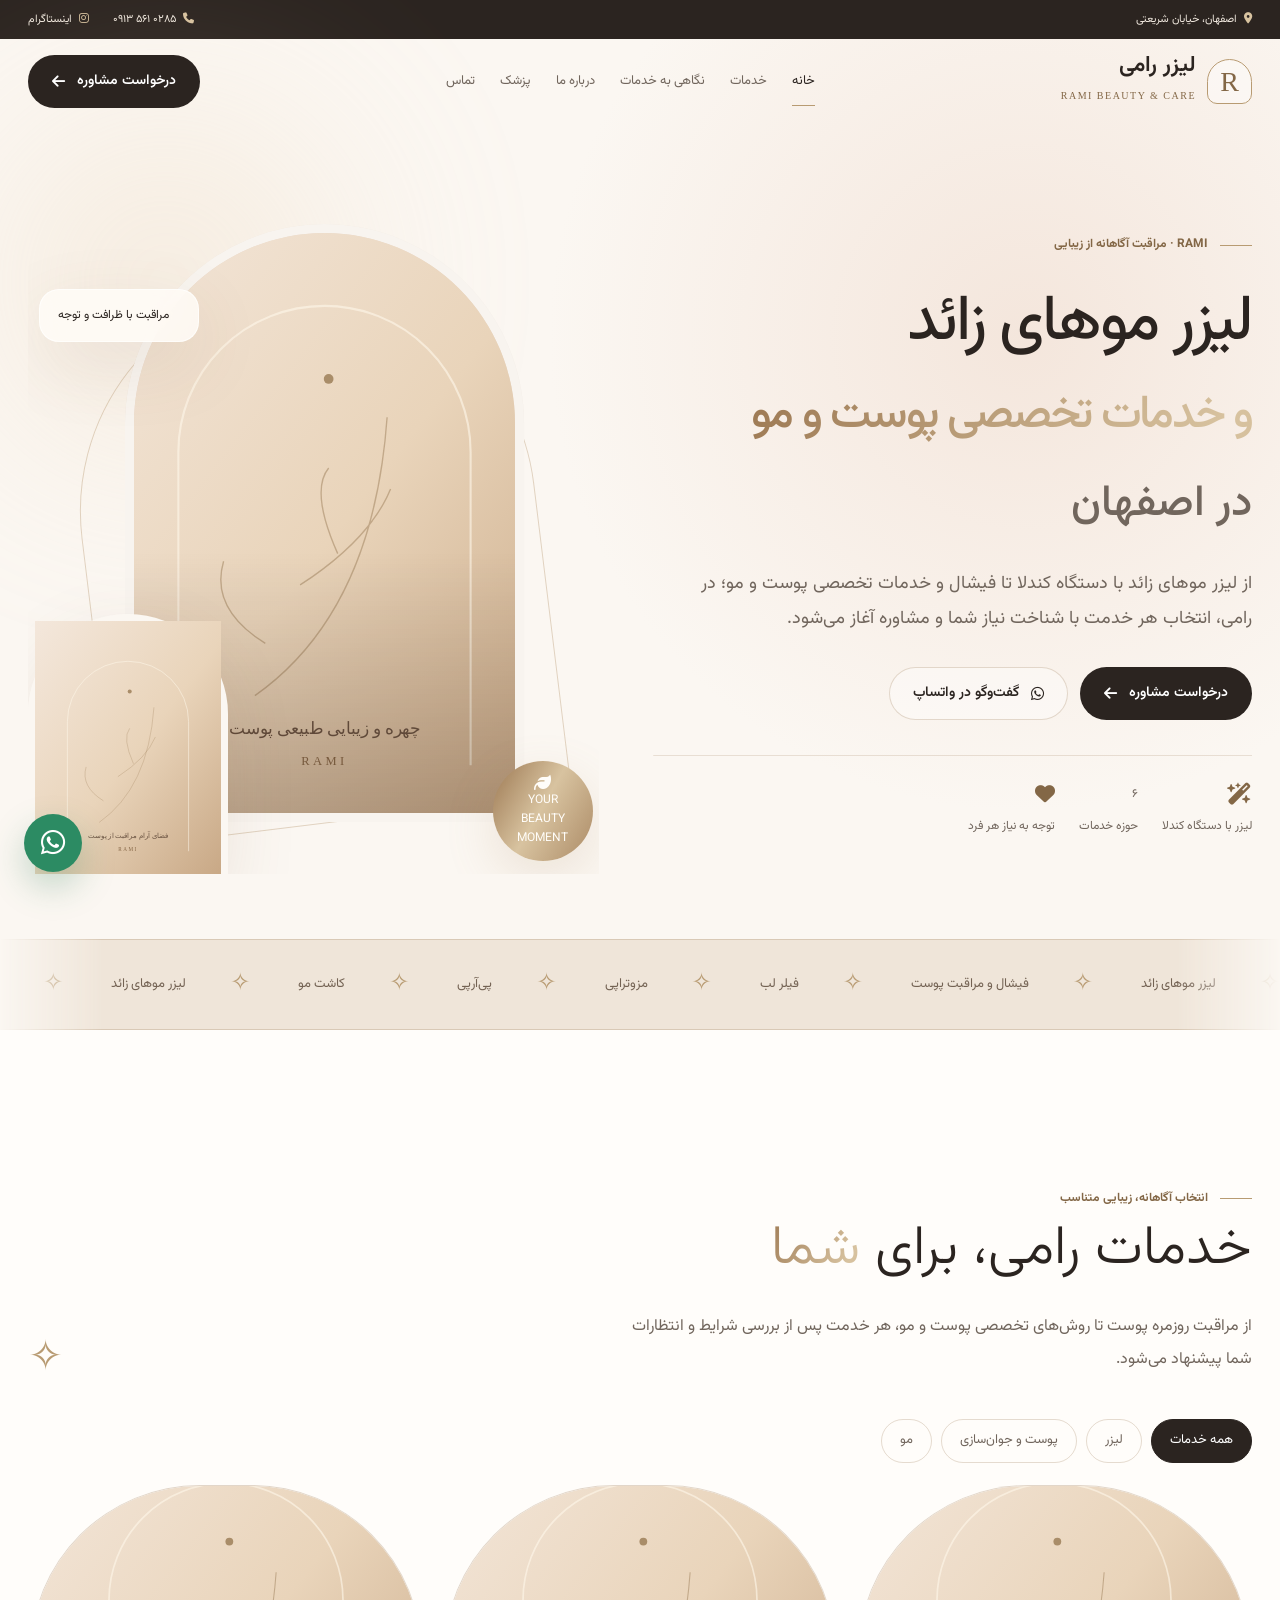
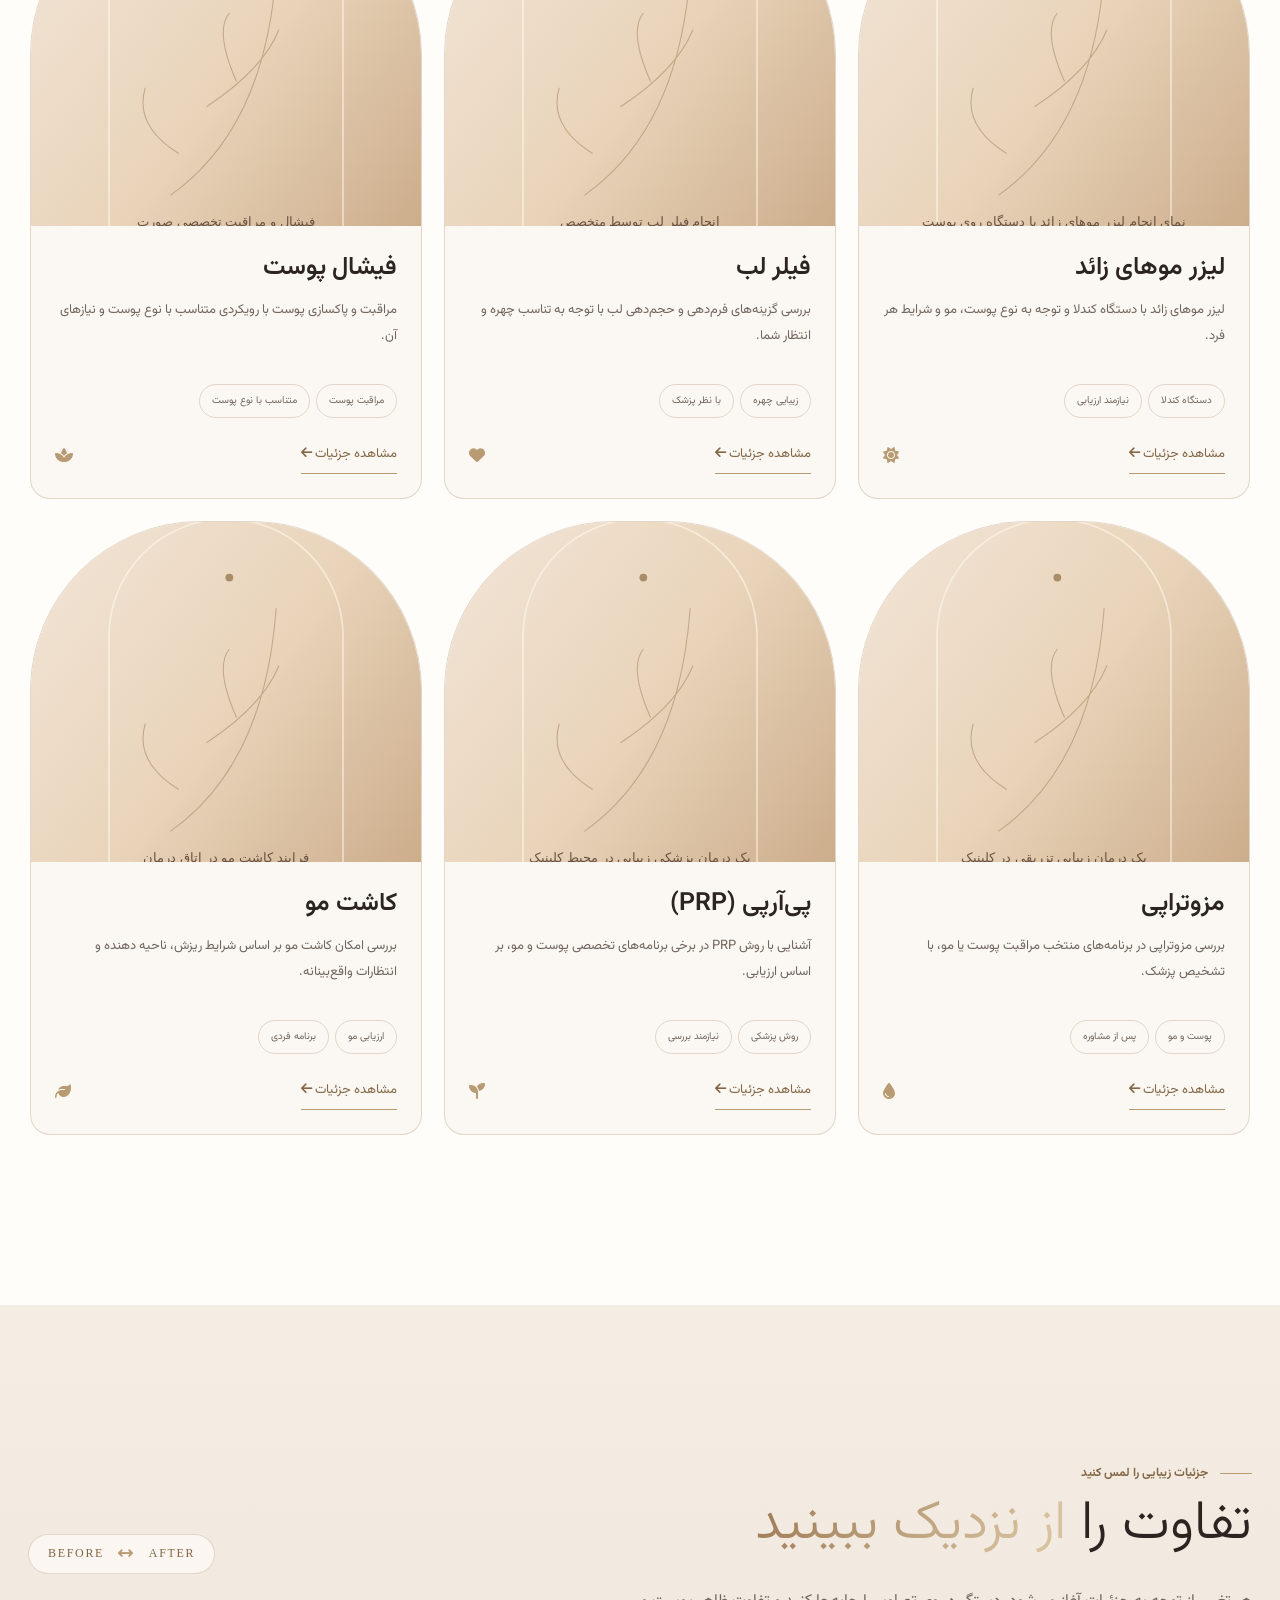
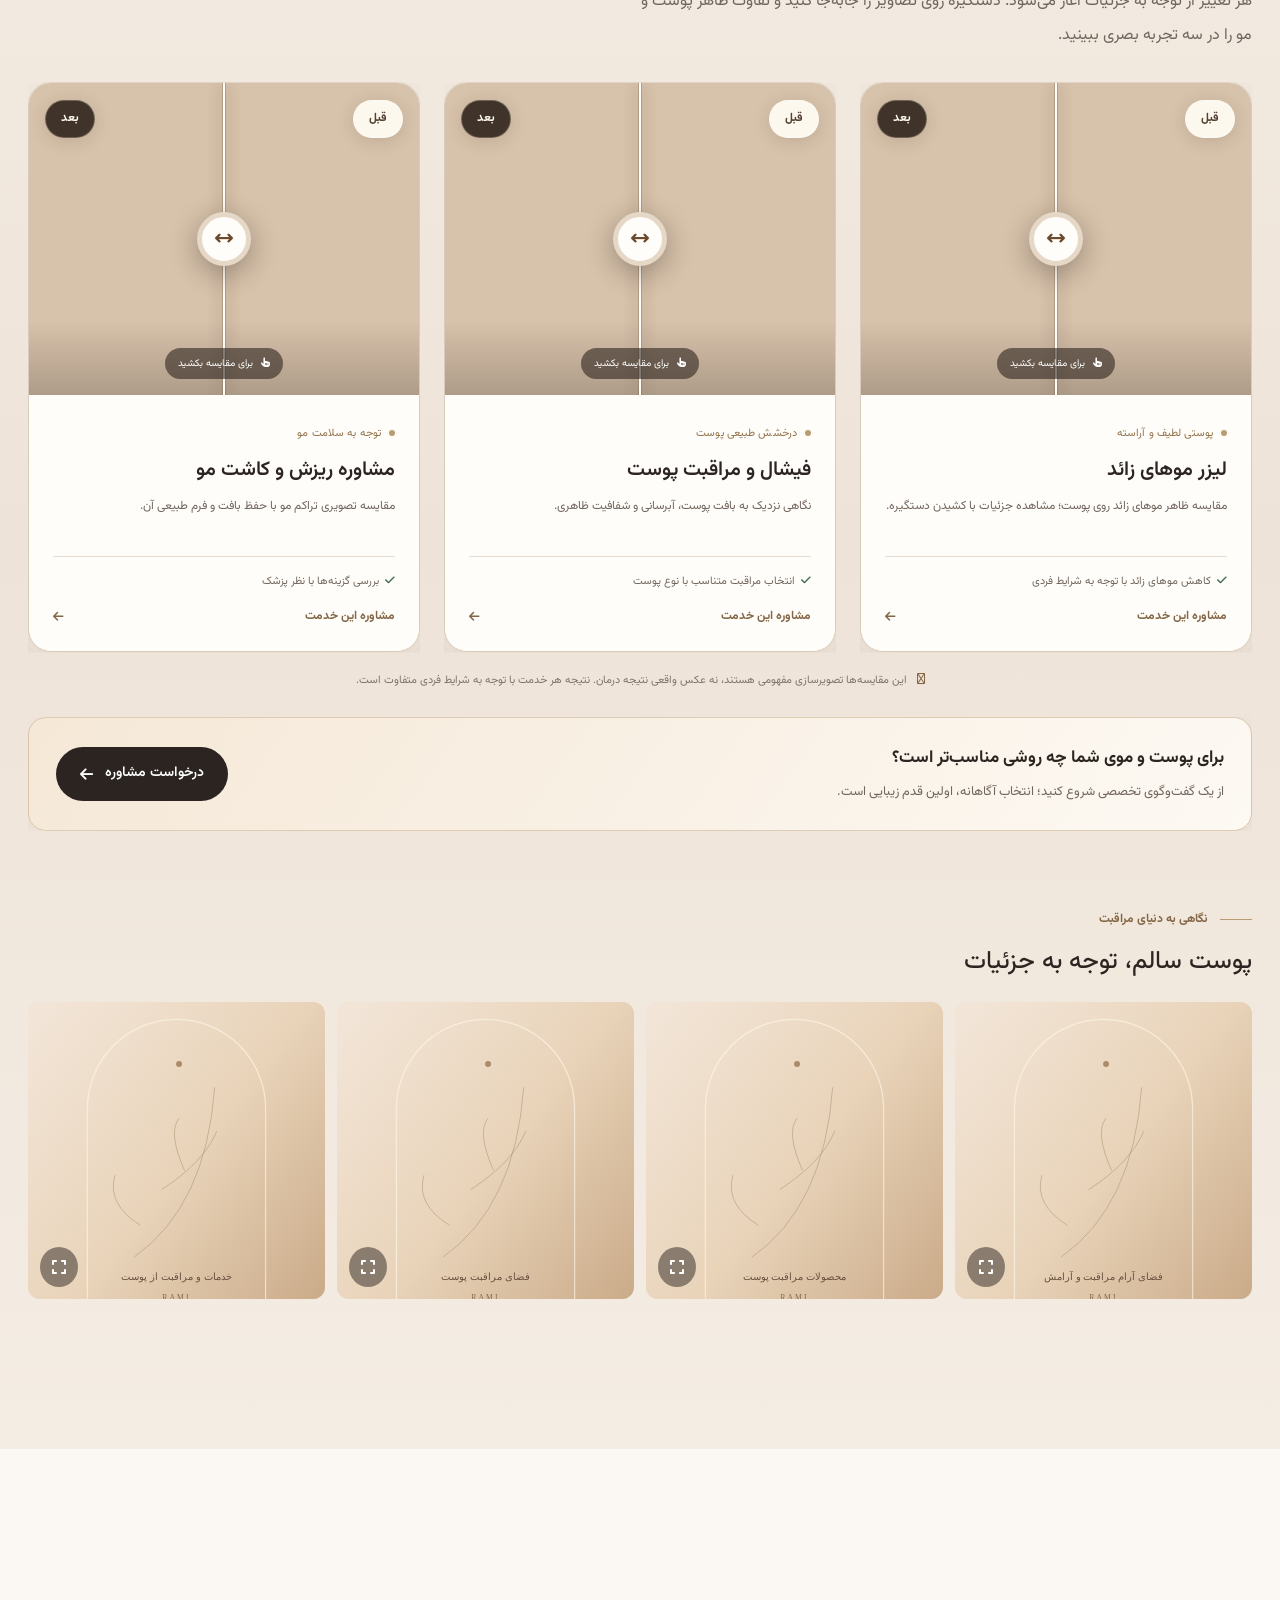
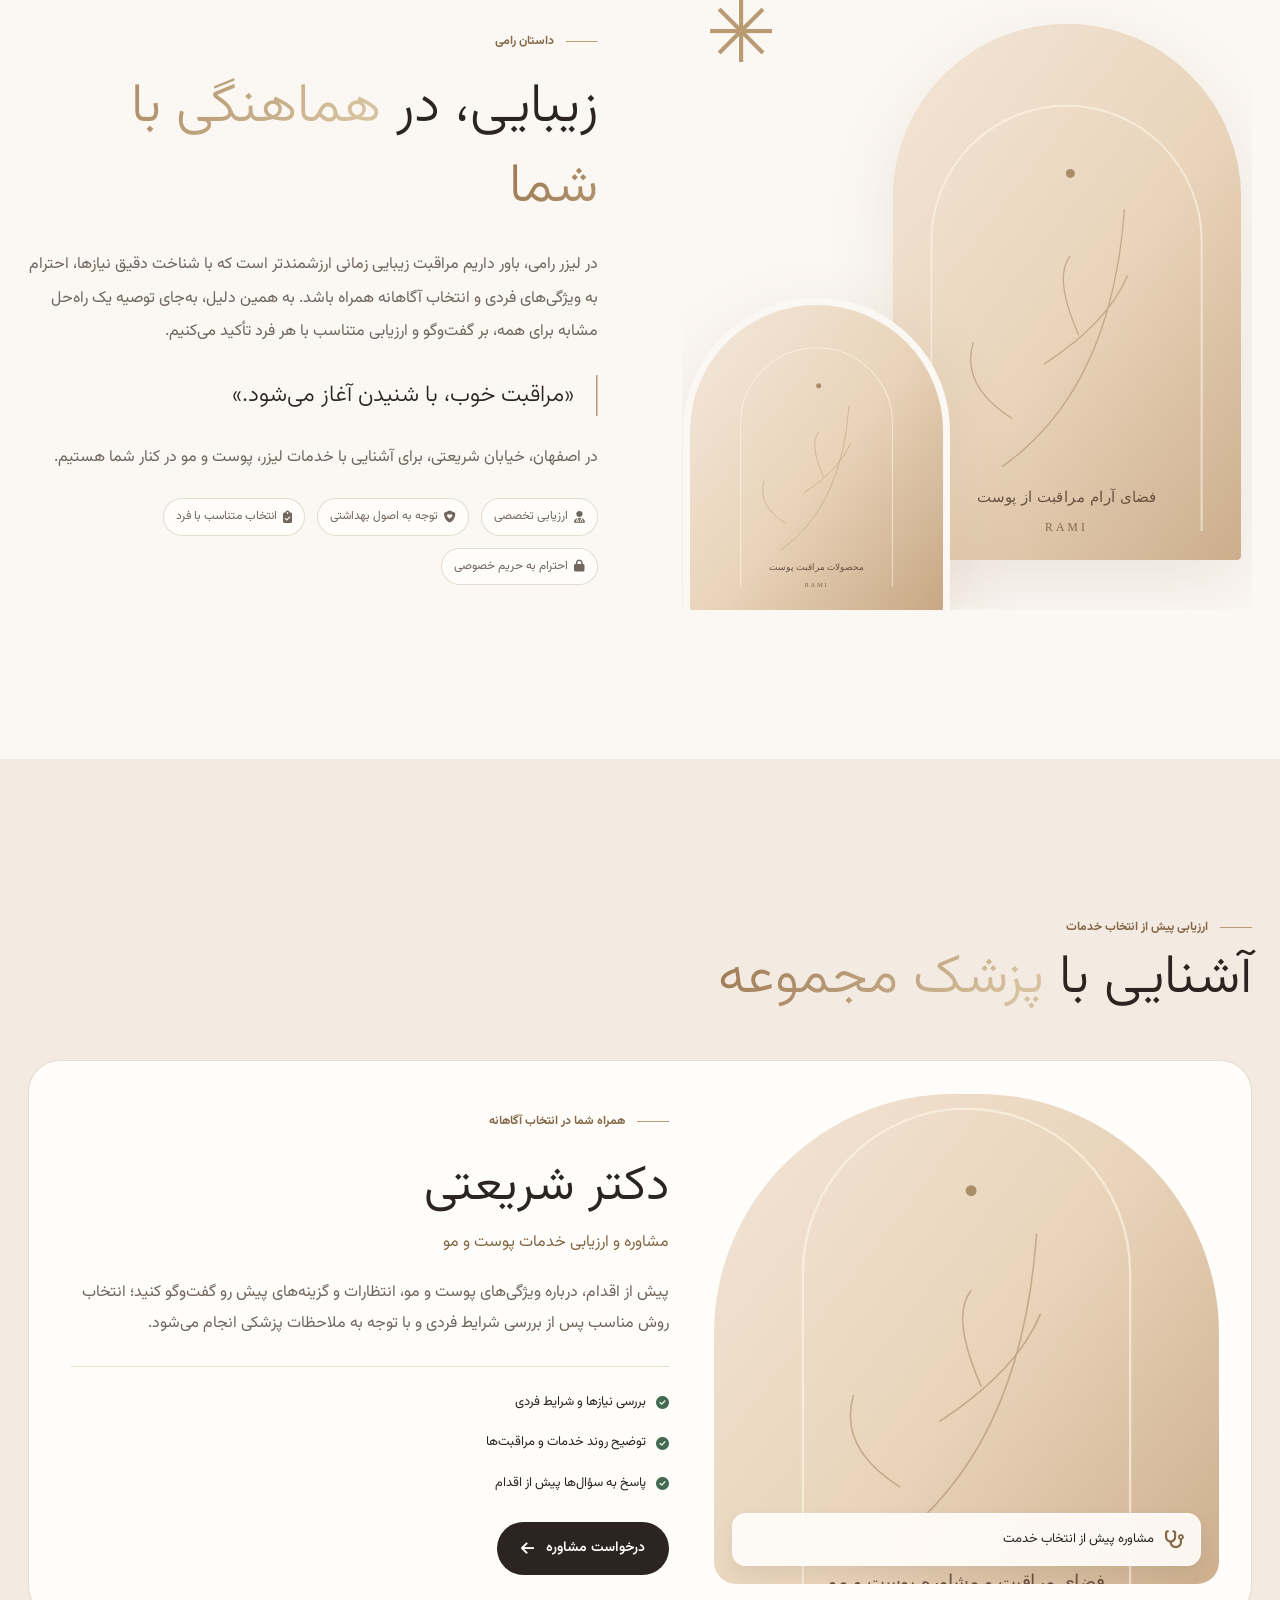
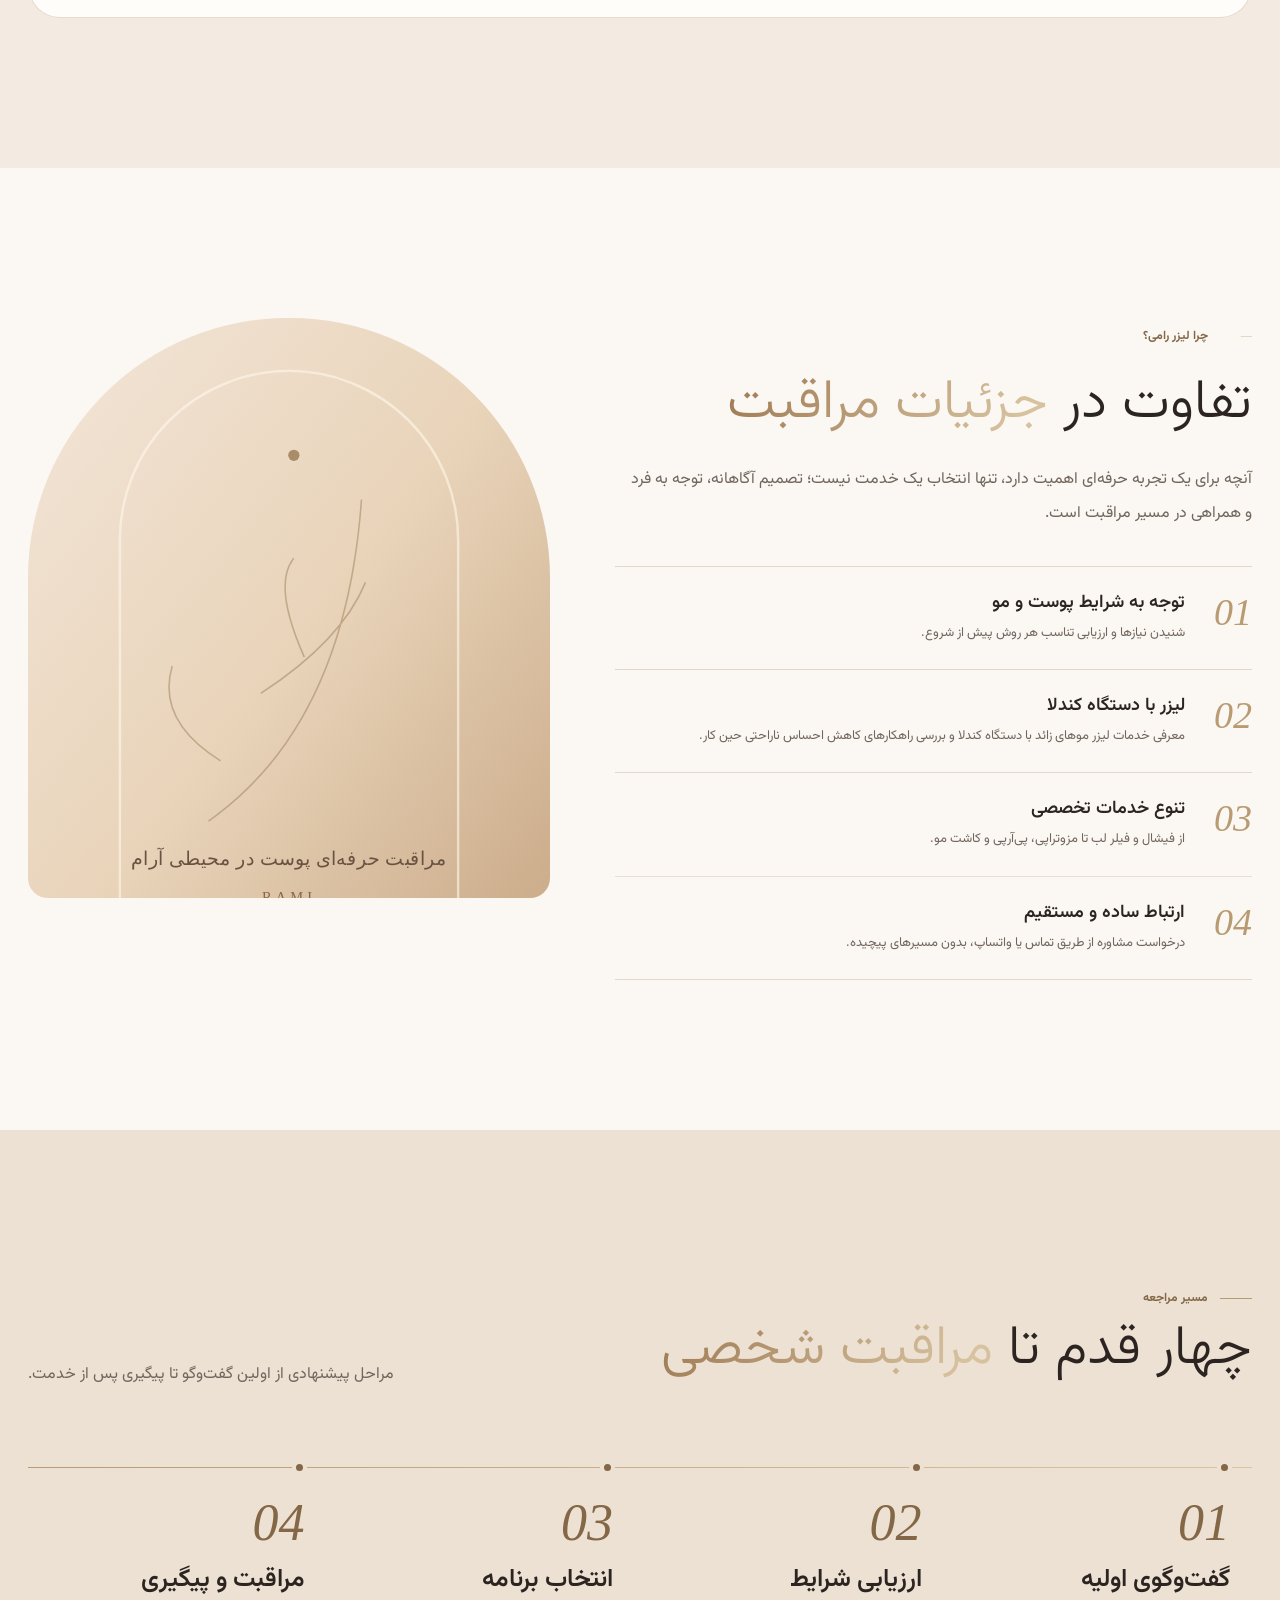
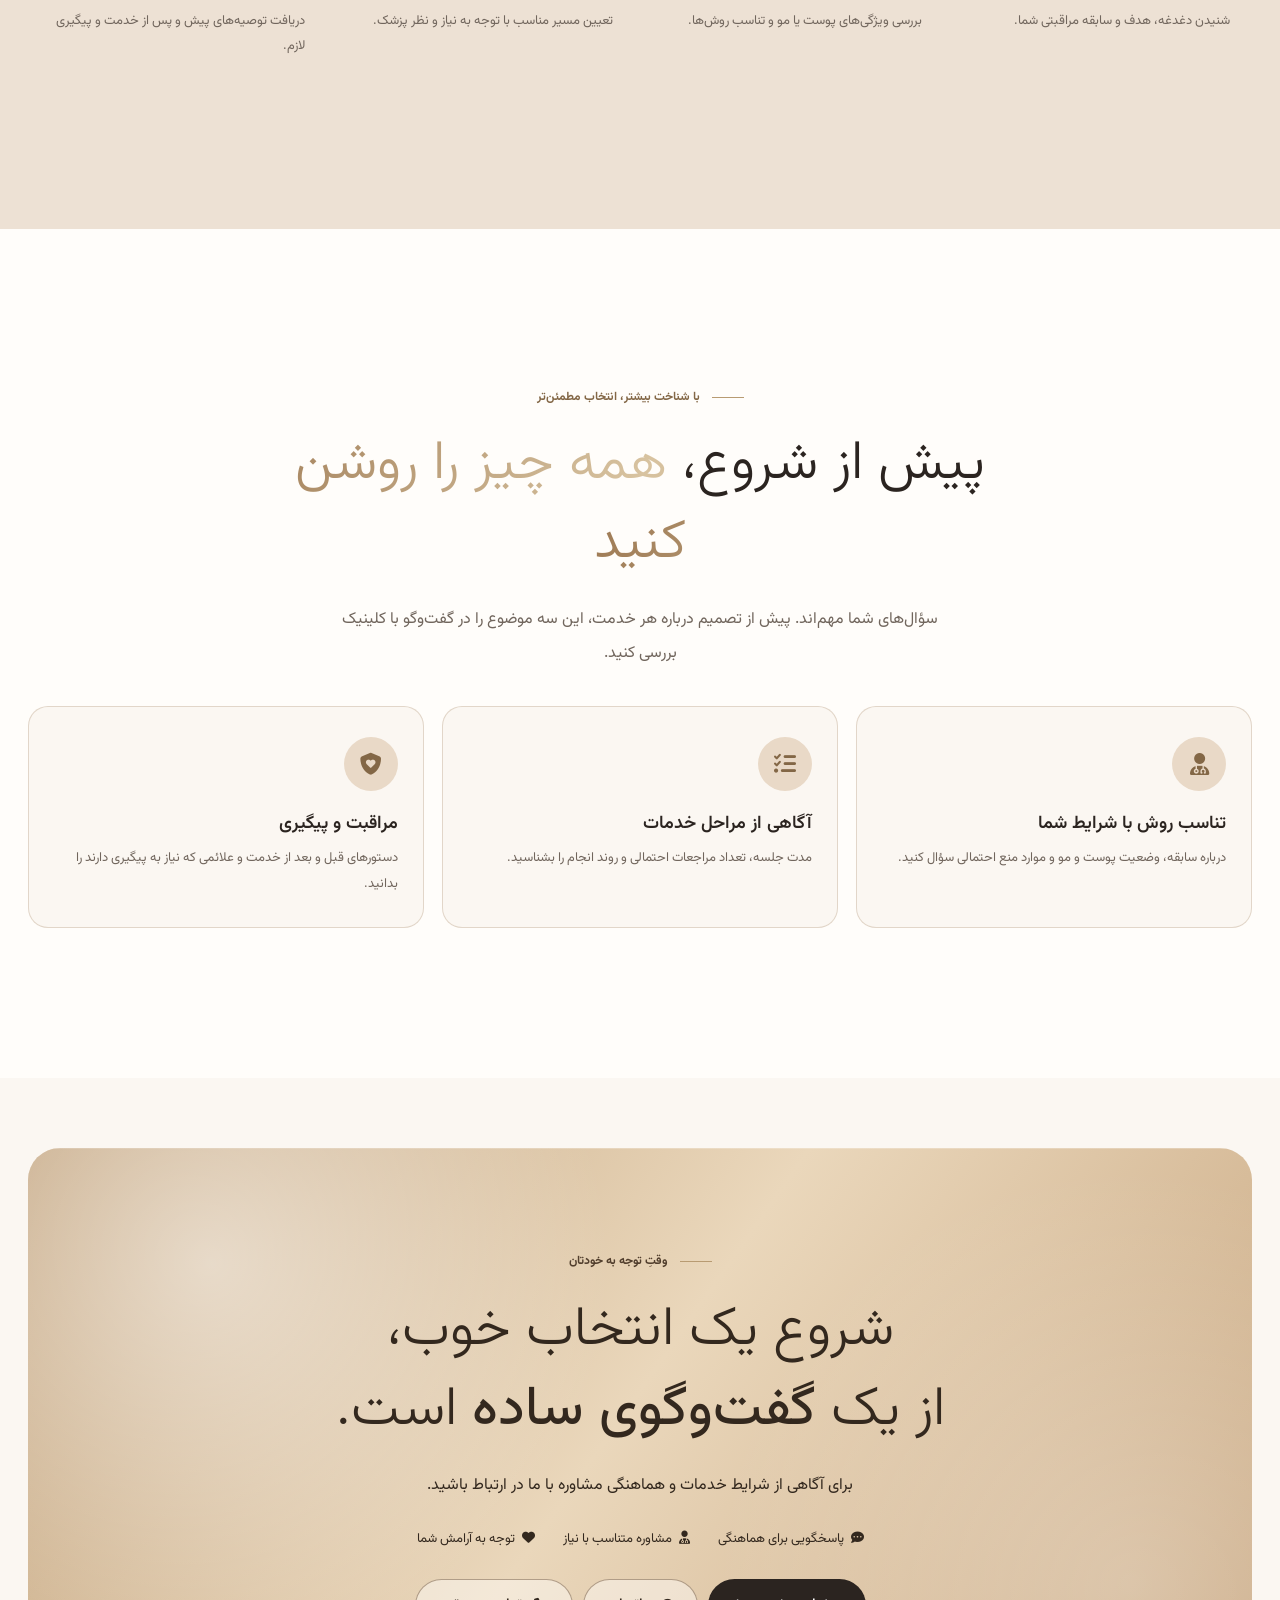
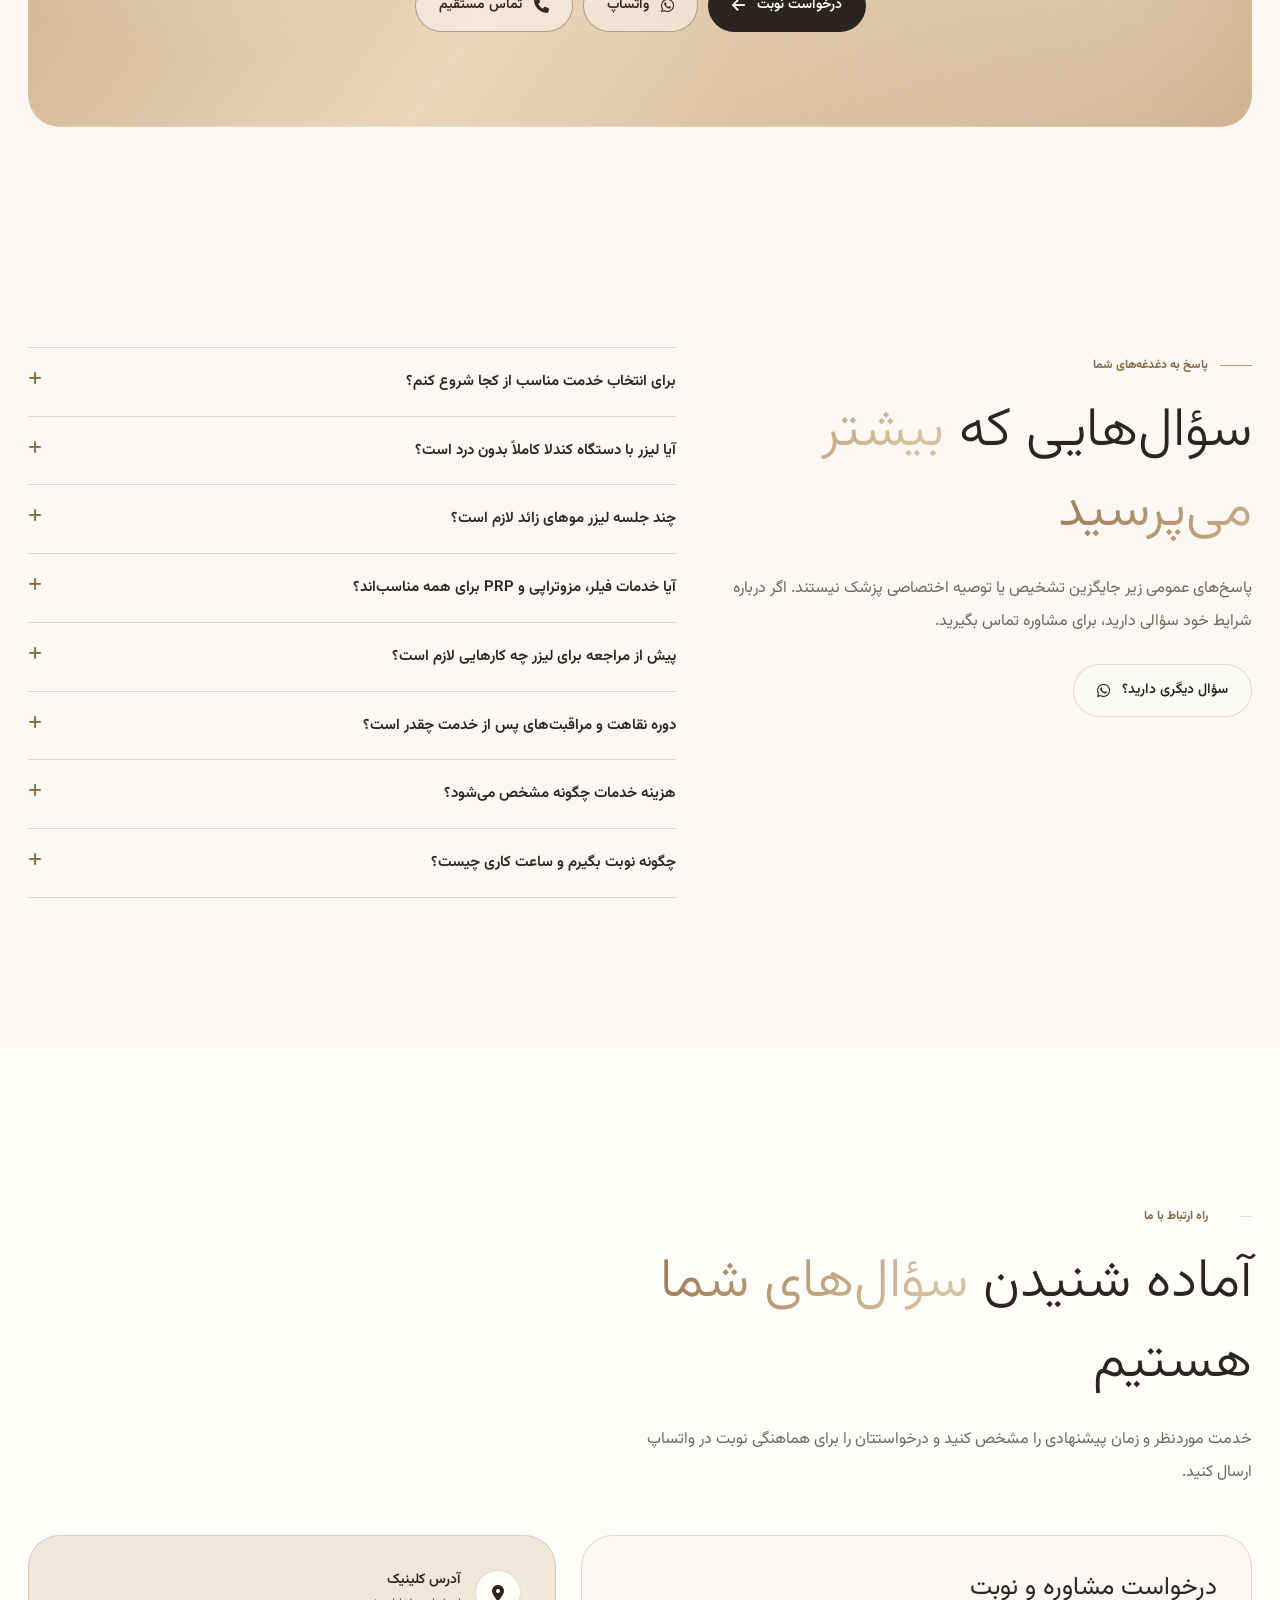
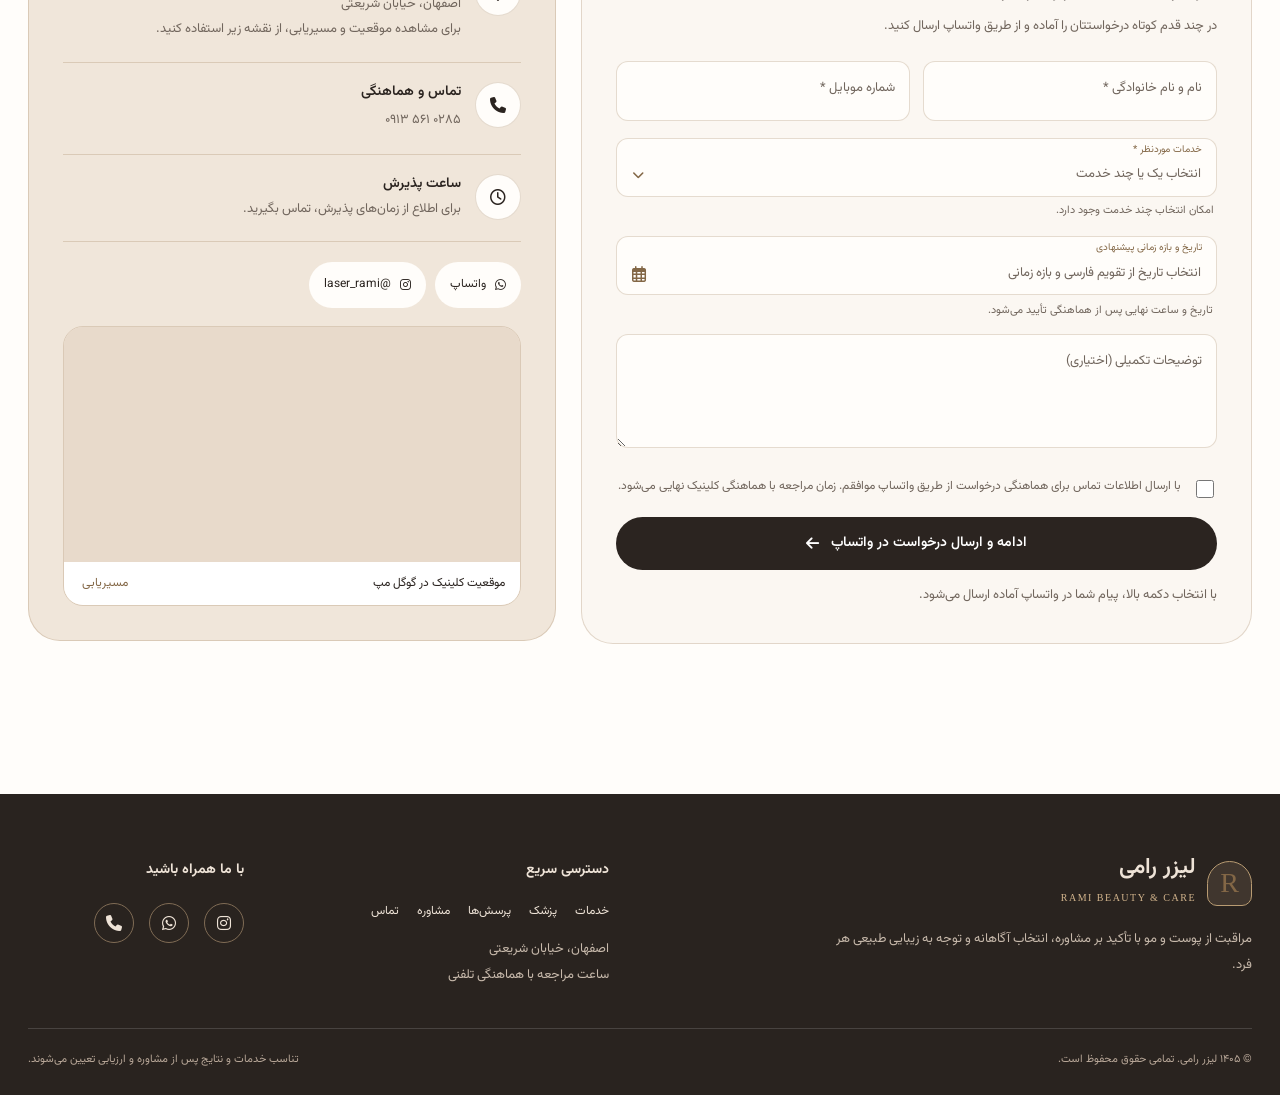
<file: laser/index.html>
<!DOCTYPE html>
<html lang="fa" dir="rtl">
<head>
<meta charset="UTF-8">
<meta name="viewport" content="width=device-width, initial-scale=1, viewport-fit=cover">
<meta name="theme-color" content="#FBF7F2">
<meta name="description" content="لیزر موهای زائد با دستگاه کندلا و خدمات تخصصی پوست و مو در اصفهان؛ فیشال، فیلر لب، مزوتراپی، PRP و کاشت مو در لیزر رامی. درخواست مشاوره و هماهنگی نوبت.">
<meta property="og:type" content="website"><meta property="og:title" content="لیزر رامی | زیبایی با نگاه تخصصی"><meta property="og:description" content="مراقبت تخصصی پوست و مو، با توجه به زیبایی طبیعی شما در اصفهان."><meta property="og:locale" content="fa_IR">
<meta name="twitter:card" content="summary_large_image"><meta name="twitter:title" content="لیزر رامی | زیبایی با نگاه تخصصی">
<title>لیزر موهای زائد و خدمات تخصصی پوست و مو در اصفهان | لیزر رامی</title>
<link rel="preconnect" href="https://fonts.googleapis.com"><link rel="preconnect" href="https://fonts.gstatic.com" crossorigin><link rel="preconnect" href="https://images.unsplash.com">
<link href="https://fonts.googleapis.com/css2?family=Vazirmatn:wght@200;300;400;500;600;700;800&display=swap" rel="stylesheet">
<link rel="stylesheet" href="https://cdnjs.cloudflare.com/ajax/libs/font-awesome/6.5.2/css/all.min.css">
<link rel="icon" href="data:image/svg+xml,%3Csvg xmlns='http://www.w3.org/2000/svg' viewBox='0 0 64 64'%3E%3Crect width='64' height='64' rx='20' fill='%232B2420'/%3E%3Cpath d='M18 47V17h15q16 0 16 15t-16 15H18m13-23v16' fill='none' stroke='%23D8C3A0' stroke-width='3'/%3E%3C/svg%3E">
<style>
/* 01 Tokens */
:root{--bg:#fbf7f2;--bg-alt:#f3ebe2;--surface:#fffdfa;--surface-glass:rgba(255,252,247,.84);--line:rgba(150,115,77,.25);--text:#2b2420;--text-soft:#71665d;--accent:#b89b72;--accent-deep:#836746;--accent-grad:linear-gradient(120deg,#9c7852,#d8c3a0 48%,#ac8b66);--blush:#eadad6;--success:#426b52;--danger:#a53d3d;--space-1:4px;--space-2:8px;--space-3:12px;--space-4:16px;--space-5:24px;--space-6:32px;--space-7:48px;--space-8:64px;--space-9:88px;--space-10:120px;--r-sm:12px;--r-md:20px;--r-lg:32px;--r-arch:999px 999px 24px 24px;--r-pill:999px;--shadow:0 22px 72px rgba(115,80,54,.11);--shadow-gold:0 18px 50px rgba(177,143,99,.19);--ease-silk:cubic-bezier(.16,1,.3,1);--section-pad:clamp(80px,12vw,150px);--container:1240px}
/* 02 Reset */
*,*::before,*::after{box-sizing:border-box}html{scroll-behavior:smooth;scroll-padding-top:96px;overflow-x:hidden}body{margin:0;background:var(--bg);color:var(--text);font:400 16px/1.95 Vazirmatn,Tahoma,system-ui,sans-serif;overflow-x:hidden}body.is-locked{overflow:hidden}img{display:block;width:100%;height:100%;object-fit:cover}button,input,textarea,select{font:inherit}button{cursor:pointer}a{color:inherit;text-decoration:none}ul{list-style:none;padding:0;margin:0}p,h1,h2,h3{margin:0}button{border:0}::selection{background:#e9cfaa;color:#2b2420}:focus-visible{outline:2px solid var(--accent-deep);outline-offset:5px}section[id]{scroll-margin-top:88px}
/* 03 Base & Typography */
.container{width:min(var(--container),calc(100% - 36px));margin-inline:auto}.section{padding-block:var(--section-pad);position:relative}.eyebrow{font-size:12px;color:var(--accent-deep);display:inline-flex;align-items:center;gap:12px;font-weight:700}.eyebrow::before{content:"";width:32px;height:1px;background:var(--accent)}h1,h2,h3{line-height:1.45}h1{font-weight:250;font-size:clamp(41px,6.5vw,90px);line-height:1.35}h2{font-weight:300;font-size:clamp(32px,4.3vw,62px)}h3{font-weight:600;font-size:clamp(19px,2vw,25px)}.section-title{max-width:740px;margin-top:15px}.section-intro{max-width:630px;color:var(--text-soft);margin-top:19px;line-height:2.1}.muted{color:var(--text-soft)}.gold-text{background:var(--accent-grad);background-size:200% 100%;-webkit-background-clip:text;background-clip:text;color:transparent;animation:goldSweep 8s ease-in-out infinite}.fine{font-size:13px;color:var(--text-soft)}.latin{font-family:Georgia,serif;letter-spacing:.13em;direction:ltr;display:inline-block}.gold-rule{height:1px;background:linear-gradient(90deg,transparent,var(--line),transparent)}.glass{background:var(--surface-glass);backdrop-filter:blur(16px);-webkit-backdrop-filter:blur(16px);border:1px solid rgba(255,255,255,.7)}
/* 04 Layout */
.split{display:grid;gap:44px;align-items:center}.section-head{display:flex;justify-content:space-between;align-items:end;gap:24px;flex-wrap:wrap;margin-bottom:40px}.section-head .section-title{margin-top:0}.stack{display:flex;gap:12px;flex-wrap:wrap}.arch{border-radius:var(--r-arch);overflow:hidden;position:relative;background:#e9dacb}.arch img{position:absolute;inset:0}.media-overlay{position:absolute;inset:0;background:linear-gradient(180deg,transparent 55%,rgba(44,26,16,.22));pointer-events:none}.image-tag{position:absolute;bottom:15px;right:15px;background:rgba(255,252,247,.89);padding:6px 12px;font-size:11px;border-radius:50px;color:var(--text-soft);z-index:2}
/* 05 Components */
.btn{min-height:50px;display:inline-flex;align-items:center;justify-content:center;gap:12px;padding:12px 23px;border:1px solid transparent;border-radius:var(--r-pill);font-size:14px;font-weight:600;position:relative;overflow:hidden;transition:transform .2s,background .45s,border-color .45s,box-shadow .45s}.btn:active{transform:scale(.97)}.btn-primary{background:var(--text);color:white}.btn-primary:hover{background:#493c31;box-shadow:var(--shadow-gold)}.btn-outline{border-color:var(--line);background:rgba(255,255,255,.38)}.btn-outline:hover{border-color:var(--accent);background:var(--surface)}.btn-gold{background:var(--accent-grad);color:#241b13}.btn .fa-solid,.btn .fa-brands{font-size:15px}.btn::after{content:"";position:absolute;inset:-50%;width:40%;background:linear-gradient(90deg,transparent,rgba(255,255,255,.23),transparent);transform:rotate(22deg) translateX(450%);transition:transform .9s var(--ease-silk)}.btn:hover::after{transform:rotate(22deg) translateX(-450%)}.chip{display:inline-flex;align-items:center;padding:6px 12px;border:1px solid var(--line);border-radius:99px;color:var(--text-soft);font-size:11px;white-space:nowrap}.round-icon{height:46px;width:46px;display:grid;place-items:center;border-radius:50%;border:1px solid var(--line);background:var(--surface);flex:none}.link-underline{font-size:14px;color:var(--accent-deep);border-bottom:1px solid var(--accent);padding-bottom:4px}.skip{position:fixed;z-index:10000;top:-90px;right:15px;background:white;padding:10px 24px}.skip:focus{top:12px}.line-art{color:var(--accent);font:300 42px/1 Georgia,serif}
/* 06 Sections */
.utility{background:var(--text);color:#f1e9df;height:34px;font-size:11px}.utility-inner{display:flex;justify-content:space-between;gap:12px;height:100%;align-items:center}.utility-links{display:flex;gap:24px}.utility i{color:#d8c3a0;margin-inline-end:7px}.header{position:fixed;top:34px;inset-inline:0;z-index:80;transition:transform .45s,background .35s,top .35s}.header.scrolled{top:0;background:rgba(251,247,242,.9);backdrop-filter:blur(20px);border-bottom:1px solid var(--line)}.header.mobile-hidden{transform:translateY(-120%)}.header-row{min-height:85px;display:flex;justify-content:space-between;align-items:center;gap:24px}.brand{display:inline-flex;align-items:center;gap:11px;white-space:nowrap}.brand-mark{width:45px;height:45px;border:1px solid var(--accent);border-radius:50% 50% 10px 10px;display:grid;place-items:center;font:28px Georgia,serif;color:var(--accent-deep);background:rgba(255,255,255,.4)}.brand-name{font-weight:650;font-size:22px;line-height:1.3}.brand-sub{font:10px Georgia,serif;letter-spacing:.15em;direction:ltr;color:var(--accent-deep)}.nav-links{display:none;align-items:center;gap:25px}.nav-links a{font-size:13px;color:var(--text-soft);position:relative}.nav-links a.active,.nav-links a:hover{color:var(--text)}.nav-links a.active::after{content:"";position:absolute;bottom:-12px;right:0;left:0;height:1px;background:var(--accent)}.header-cta{display:none}.menu-btn{height:48px;width:48px;border-radius:50%;display:grid;place-items:center;background:var(--surface);border:1px solid var(--line);font-size:18px}.progress{position:absolute;bottom:0;inset-inline-start:0;height:2px;width:0;background:var(--accent-grad);transition:width .1s linear}.mobile-nav{position:fixed;inset:0;z-index:78;background:rgba(251,247,242,.98);backdrop-filter:blur(18px);padding:130px 9% 55px;display:flex;flex-direction:column;justify-content:space-between;transform:translateY(-110%);opacity:0;pointer-events:none;transition:transform .6s var(--ease-silk),opacity .4s}.mobile-nav.open{transform:none;opacity:1;pointer-events:auto}.mobile-nav a{display:block;font-size:clamp(25px,6vw,40px);font-weight:300;padding-block:7px}.mobile-nav .nav-bottom{display:flex;gap:12px;flex-wrap:wrap}.mobile-nav .nav-bottom a{font-size:15px}.hero{min-height:100dvh;display:flex;align-items:center;overflow:hidden;isolation:isolate;padding-block:150px 65px;background:radial-gradient(circle at 80% 33%,#f4e6dc 0,transparent 40%),var(--bg)}.hero::before{content:"";position:absolute;width:330px;height:330px;border-radius:50%;background:#e8cfae;filter:blur(110px);opacity:.3;top:13%;left:0;z-index:-1}.hero-grid{display:grid;gap:35px;align-items:center}.hero-content{position:relative;z-index:3}.hero .eyebrow{margin-bottom:22px}.hero h1{max-width:700px}.hero-text{color:var(--text-soft);max-width:570px;margin-top:23px;font-size:clamp(15px,1.6vw,18px)}.hero-actions{display:flex;gap:12px;flex-wrap:wrap;margin-top:30px}.hero-trust{display:flex;gap:24px;margin-top:35px;border-top:1px solid var(--line);padding-top:22px;flex-wrap:wrap}.hero-trust strong{font-size:23px;font-weight:400;display:block;line-height:1.4}.hero-trust span{font-size:11px;color:var(--text-soft)}.hero-visual{height:470px;position:relative;max-width:600px;margin-inline:auto;width:100%}.hero-halo{position:absolute;width:80%;height:83%;top:9%;right:10%;border:1px solid rgba(176,140,97,.35);border-radius:999px 999px 25px 25px;transform:rotate(-7deg)}.hero-arch{position:absolute;width:71%;height:92%;right:13%;top:0;box-shadow:var(--shadow);border:9px solid rgba(255,255,255,.7)}.hero-mini{position:absolute;width:35%;height:42%;left:0;bottom:-2%;border:7px solid #fbf7f2;border-radius:150px 150px 16px 16px;box-shadow:var(--shadow)}.hero-sticker{position:absolute;left:-2%;top:10%;padding:14px 18px;border-radius:var(--r-md);z-index:2;box-shadow:var(--shadow);font-size:12px}.hero-sticker i{color:var(--accent-deep);margin-left:8px}.hero-round{position:absolute;bottom:2%;right:1%;height:100px;width:100px;border-radius:50%;background:var(--accent-grad);display:grid;place-items:center;color:#fffdf9;text-align:center;font-size:12px;line-height:1.6;box-shadow:var(--shadow-gold);animation:float 7s ease-in-out infinite}.hero-round i{display:block;font-size:17px}.marquee{padding-block:21px;background:#efe5d9;border-block:1px solid var(--line);overflow:hidden;mask-image:linear-gradient(90deg,transparent,#000 8%,#000 92%,transparent)}.marquee-track{display:flex;align-items:center;gap:48px;width:max-content;animation:marquee 42s linear infinite}.marquee-item{display:flex;align-items:center;gap:44px;white-space:nowrap;font-size:13px;color:#736253}.marquee-item::before{content:"✧";font-size:24px;color:var(--accent)}
.services{background:var(--surface)}.tabs{display:flex;overflow-x:auto;gap:9px;scrollbar-width:none;padding:2px 0 16px;margin-top:28px}.tabs::-webkit-scrollbar{display:none}.tab{min-height:44px;white-space:nowrap;border-radius:99px;padding:7px 18px;background:transparent;border:1px solid var(--line);color:var(--text-soft);font-size:13px}.tab[aria-selected="true"]{background:var(--text);border-color:var(--text);color:white}.services-grid{display:flex;overflow-x:auto;gap:18px;scroll-snap-type:x mandatory;padding:6px 2px 20px;scrollbar-width:thin;scrollbar-color:var(--accent) transparent}.service-card{flex:0 0 min(82vw,340px);scroll-snap-align:start;background:var(--bg);border:1px solid var(--line);border-radius:170px 170px 20px 20px;overflow:hidden;transition:transform .45s var(--ease-silk),box-shadow .45s}.service-card:hover{transform:translateY(-6px);box-shadow:var(--shadow)}.service-img{height:285px;position:relative;overflow:hidden}.service-img img{transition:transform .9s var(--ease-silk)}.service-card:hover .service-img img{transform:scale(1.05)}.service-number{position:absolute;top:16px;right:17px;color:white;background:rgba(48,38,31,.42);border:1px solid rgba(255,255,255,.5);border-radius:50%;width:38px;height:38px;display:grid;place-items:center;font:16px Georgia,serif;direction:ltr}.service-body{padding:24px}.service-body p{color:var(--text-soft);font-size:13px;min-height:74px;margin:12px 0}.service-meta{display:flex;gap:6px;flex-wrap:wrap;margin-bottom:18px}.service-meta .chip{font-size:10px}.service-foot{display:flex;justify-content:space-between;align-items:center}.more-btn{background:none;color:var(--accent-deep);font-size:13px;border-bottom:1px solid var(--accent);padding:6px 0}.service-card[hidden]{display:none!important}
.results{background:var(--bg-alt);overflow:hidden}.results-heading{max-width:720px}.results-grid{display:grid;gap:18px;margin-top:44px}.compare{border:1px solid var(--line);border-radius:var(--r-md);background:var(--surface);padding:12px;min-width:0}.compare-photo{position:relative;aspect-ratio:5/4;overflow:hidden;border-radius:var(--r-sm);touch-action:pan-y;cursor:ew-resize;--position:50%;background:#e8d6c8}.compare-photo .compare-layer{position:absolute;inset:0;width:100%;height:100%}.compare-photo .before img{filter:saturate(.62) brightness(.91) sepia(.12)}.compare-photo .after{clip-path:inset(0 calc(100% - var(--position)) 0 0)}.compare-photo .after img{filter:saturate(1.12) brightness(1.06)}.compare-photo .divider{position:absolute;left:var(--position);top:0;height:100%;width:2px;background:white;transform:translateX(-50%);pointer-events:none;box-shadow:0 0 9px rgba(0,0,0,.3)}.compare-handle{position:absolute;top:50%;left:var(--position);width:48px;height:48px;transform:translate(-50%,-50%);background:#fff;border:1px solid var(--line);border-radius:50%;display:grid;place-items:center;box-shadow:0 6px 25px #50371e33;touch-action:none;color:var(--text);z-index:3}.compare-handle:focus-visible{outline-offset:6px}.compare-mark{position:absolute;top:12px;padding:5px 11px;background:rgba(255,255,255,.9);border-radius:99px;font-size:11px;z-index:2}.compare-mark.before-tag{right:12px}.compare-mark.after-tag{left:12px}.compare-body{padding:15px 7px 8px}.compare-body h3{font-size:17px}.compare-body p{font-size:12px;color:var(--text-soft);margin-top:5px}.demo-note{padding:15px 20px;border-right:2px solid var(--accent);background:rgba(255,255,255,.55);color:var(--text-soft);font-size:12px;margin-top:26px}.gallery{display:grid;grid-template-columns:repeat(2,minmax(0,1fr));gap:12px;margin-top:35px}.gallery-btn{position:relative;overflow:hidden;background:#e5d9cb;aspect-ratio:1;border-radius:var(--r-sm);padding:0}.gallery-btn img{transition:transform .7s}.gallery-btn:hover img{transform:scale(1.06)}.gallery-btn i{position:absolute;left:12px;bottom:12px;color:white;background:#2b242080;padding:12px;border-radius:50%}
.about{overflow:hidden}.about-images{height:440px;position:relative}.about-photo{position:absolute;box-shadow:var(--shadow)}.about-photo.a{height:88%;width:61%;right:2%;top:4%}.about-photo.b{height:53%;width:47%;left:0;bottom:-2%;border:7px solid var(--bg);border-radius:170px 170px 17px 17px;overflow:hidden}.about-ornament{position:absolute;top:0;left:4%;font-size:85px;font-weight:200;color:var(--accent);line-height:1}.about-copy blockquote{margin:26px 0;font-size:23px;font-weight:300;border-right:2px solid var(--accent);padding-right:22px;line-height:1.8}.assurances{display:flex;flex-wrap:wrap;gap:12px;margin-top:25px}.assurances .chip{font-size:12px;background:var(--surface)}
.doctor{background:var(--bg-alt)}.doctor-feature{display:grid;gap:30px;align-items:center;background:var(--surface);border:1px solid var(--line);border-radius:var(--r-lg);padding:20px}.doctor-photo{height:400px;overflow:hidden;border-radius:240px 240px 22px 22px;position:relative}.doctor-details{padding:10px}.doctor-name{margin:18px 0 4px}.doctor-specialty{color:var(--accent-deep);margin-bottom:18px}.doctor-metrics{display:flex;align-items:center;gap:16px;margin-top:24px;padding-top:20px;border-top:1px solid var(--line)}.doctor-metrics strong{font-size:48px;font-weight:300;color:var(--accent-deep);line-height:1}
.why-grid{display:grid;gap:42px}.why-list{margin-top:35px}.why-item{display:grid;grid-template-columns:50px 1fr;gap:17px;border-bottom:1px solid var(--line);padding-block:23px}.why-item:first-child{border-top:1px solid var(--line)}.why-item .num{font:italic 38px Georgia,serif;color:var(--accent)}.why-item h3{font-size:18px;margin-bottom:5px}.why-item p{font-size:13px;color:var(--text-soft)}.why-photo{height:580px;border-radius:260px 260px 20px 20px;overflow:hidden;position:relative}
.journey{background:#ede1d4}.journey-steps{display:grid;gap:30px;position:relative;margin-top:55px}.journey-line{display:none}.journey-step{position:relative;padding:20px 22px;border-top:1px solid var(--line)}.journey-step .step-no{font:italic 52px Georgia,serif;color:var(--accent-deep)}.journey-step h3{margin-block:10px}.journey-step p{color:var(--text-soft);font-size:13px}
.testimonials{background:var(--surface);text-align:center}.quote-shell{max-width:820px;margin:34px auto 0;position:relative;min-height:265px}.quote-icon{font:italic 100px Georgia,serif;color:var(--accent);height:72px}.quote-text{font-size:clamp(20px,3vw,30px);font-weight:300;line-height:1.95}.quote-meta{font-size:13px;color:var(--text-soft);margin-top:23px}.quote-controls{display:flex;align-items:center;justify-content:center;gap:18px;margin-top:20px}.quote-dot{width:9px;height:9px;border-radius:50%;background:#d9c6af;padding:0}.quote-dot.active{background:var(--accent-deep);width:25px;border-radius:99px}.quote-control{height:43px;width:43px;display:grid;place-items:center;background:var(--bg);border:1px solid var(--line);border-radius:50%}.quote-demo{border:1px solid var(--line);padding:15px 25px;display:inline-block;margin-top:22px;border-radius:var(--r-md);color:var(--text-soft);font-size:12px}
.cta-section{padding-block:70px}.cta-panel{padding:65px 25px;position:relative;overflow:hidden;border-radius:var(--r-lg);background:linear-gradient(125deg,#c3a47e,#ead7bb 48%,#c7a57e);color:#33281e;text-align:center;isolation:isolate}.cta-panel::before{content:"";position:absolute;inset:0;background:radial-gradient(circle at 15% 20%,rgba(255,255,255,.5),transparent 35%),radial-gradient(circle at 90% 75%,rgba(255,255,255,.25),transparent 35%);z-index:-1}.cta-panel::after{content:"";position:absolute;top:-100%;left:-40%;height:300%;width:25%;background:linear-gradient(90deg,transparent,#fff7,transparent);transform:rotate(25deg);animation:ctaShimmer 10s linear infinite;pointer-events:none}.cta-panel h2{max-width:720px;margin:18px auto}.cta-panel p{max-width:580px;margin:18px auto 24px}.cta-benefits{display:flex;justify-content:center;flex-wrap:wrap;gap:12px 28px;font-size:13px;margin:26px 0}.cta-benefits i{margin-left:7px}.cta-actions{display:flex;justify-content:center;gap:10px;flex-wrap:wrap}.cta-panel .btn-outline{border-color:#775c4588;background:#fffdFA75}
.faq{background:var(--bg)}.faq-grid{display:grid;gap:45px}.faq-list{border-top:1px solid var(--line)}.faq-item{border-bottom:1px solid var(--line)}.faq-btn{background:transparent;display:flex;width:100%;justify-content:space-between;gap:15px;text-align:right;padding:23px 0;font-size:15px;color:var(--text)}.faq-btn i{color:var(--accent-deep);transition:transform .3s}.faq-btn[aria-expanded="true"] i{transform:rotate(45deg)}.faq-panel{display:grid;grid-template-rows:0fr;transition:grid-template-rows .45s var(--ease-silk)}.faq-item.open .faq-panel{grid-template-rows:1fr}.faq-panel>div{overflow:hidden}.faq-panel p{color:var(--text-soft);font-size:13px;padding-bottom:22px;max-width:670px}
.contact{background:var(--surface)}.contact-grid{display:grid;gap:25px;align-items:start;margin-top:45px}.form-card,.contact-card{border-radius:var(--r-lg);border:1px solid var(--line);padding:24px;background:var(--bg)}.form-card h3{font-size:25px;font-weight:400}.form-card>p{color:var(--text-soft);font-size:13px;margin:8px 0 22px}.fields{display:grid;gap:13px}.field{position:relative}.field label{position:absolute;right:15px;top:17px;font-size:13px;color:var(--text-soft);transition:all .2s;pointer-events:none;line-height:1.6}.field input,.field select,.field textarea{width:100%;border:1px solid var(--line);outline:none;background:#fffdfa;border-radius:var(--r-sm);padding:22px 15px 8px;color:var(--text);min-height:59px;font-size:14px}.field textarea{min-height:103px;resize:vertical}.field select{appearance:none;cursor:pointer;padding-top:22px}.field select~i{position:absolute;left:17px;top:22px;color:var(--accent-deep);pointer-events:none}.field input:focus,.field select:focus,.field textarea:focus{border-color:var(--accent-deep);box-shadow:0 0 0 3px #b89b7220}.field.filled label,.field:focus-within label{top:4px;font-size:10px;color:var(--accent-deep)}.form-row{display:grid;gap:13px}.field-error{font-size:11px;color:var(--danger);margin:4px 9px;min-height:0}.consent{display:flex;gap:11px;align-items:flex-start;font-size:12px;color:var(--text-soft);line-height:1.8;margin:16px 0}.consent input{margin-top:4px;accent-color:var(--accent-deep);width:18px;height:18px;flex:none}.form-submit{width:100%}.hp-field{position:absolute!important;inline-size:1px!important;block-size:1px!important;overflow:hidden!important;clip-path:inset(50%)!important;opacity:0!important;pointer-events:none!important}.contact-card{background:#f0e6da}.contact-detail{display:flex;gap:14px;align-items:flex-start;border-bottom:1px solid var(--line);padding-block:19px}.contact-detail:first-of-type{padding-top:0}.contact-detail h3{font-size:14px;font-weight:600;margin-bottom:2px}.contact-detail p,.contact-detail a{font-size:13px;color:var(--text-soft)}.contact-detail a:hover{color:var(--accent-deep)}.contact-social{display:flex;gap:9px;margin-top:20px;flex-wrap:wrap}.contact-social a{display:flex;justify-content:center;align-items:center;gap:9px;padding:11px 15px;background:var(--surface);border-radius:99px;font-size:12px;min-height:46px}.map-wrap{margin-top:18px;overflow:hidden;border-radius:var(--r-md);border:1px solid var(--line)}.map-wrap iframe{width:100%;height:235px;border:0;display:block;background:#e8dacb}.map-bottom{display:flex;justify-content:space-between;align-items:center;padding:10px 15px;background:white;font-size:12px;gap:10px}.map-bottom a{color:var(--accent-deep)}
.footer{background:#29231f;color:#eee3d7;padding:60px 0 25px}.footer-layout{display:grid;gap:25px}.footer .brand-mark{background:#40362e}.footer .brand-sub{color:#d2b48c}.footer p{font-size:13px;color:#c7b9ab;max-width:430px;margin-top:14px}.footer-links{display:flex;gap:18px;flex-wrap:wrap;font-size:12px}.footer-links a:hover{color:#eacda2}.footer-social{display:flex;gap:15px}.footer-social a{height:40px;width:40px;display:grid;place-items:center;border:1px solid #806c55;border-radius:50%}.footer-bottom{border-top:1px solid #ffffff25;margin-top:40px;padding-top:20px;color:#b9a899;font-size:11px;display:flex;justify-content:space-between;flex-wrap:wrap;gap:10px}.floating-wa{position:fixed;left:24px;bottom:28px;z-index:60;height:58px;width:58px;border-radius:50%;background:#2c8b63;color:#fff;display:none;place-items:center;font-size:28px;box-shadow:0 15px 35px #26785444;animation:float 6s ease-in-out infinite}.backtop{position:fixed;right:22px;bottom:27px;z-index:60;width:46px;height:46px;border-radius:50%;background:var(--surface);border:1px solid var(--line);display:grid;place-items:center;opacity:0;pointer-events:none;transition:opacity .3s}.backtop.show{opacity:1;pointer-events:auto}.mobile-dock{position:fixed;right:0;left:0;bottom:0;z-index:60;display:grid;grid-template-columns:1fr 1fr 1.4fr;background:rgba(251,247,242,.96);backdrop-filter:blur(16px);border-top:1px solid var(--line);padding:9px 12px calc(9px + env(safe-area-inset-bottom));gap:7px}.dock-link{display:flex;flex-direction:column;align-items:center;justify-content:center;font-size:10px;gap:3px;min-height:51px}.dock-link i{font-size:19px}.dock-book{border-radius:14px;background:var(--text);color:white}.toast{position:fixed;z-index:1000;top:15px;right:50%;transform:translate(50%,-150%);opacity:0;background:var(--text);color:white;max-width:min(520px,92vw);padding:13px 19px;border-radius:var(--r-sm);box-shadow:var(--shadow);font-size:13px;transition:transform .45s,opacity .3s;text-align:center}.toast.show{transform:translate(50%,0);opacity:1}
/* Modals */
.modal{position:fixed;inset:0;z-index:150;background:rgba(32,24,19,.65);display:none;align-items:end;justify-content:center;padding:0}.modal.open{display:flex}.modal-panel{background:var(--bg);width:100%;max-height:92dvh;overflow-y:auto;border-radius:28px 28px 0 0;padding:24px;box-shadow:var(--shadow);position:relative}.modal-close{height:42px;width:42px;border:1px solid var(--line);background:var(--surface);border-radius:50%;display:grid;place-items:center;position:absolute;left:20px;top:20px;z-index:2}.modal-photo{height:230px;border-radius:210px 210px 12px 12px;overflow:hidden;margin-bottom:22px;background:#ead9c8}.modal-title{padding-left:48px}.modal-text{color:var(--text-soft);font-size:13px;margin-block:15px}.modal-detail{padding-block:11px;border-top:1px solid var(--line);font-size:13px}.modal-detail b{display:block;font-weight:700;margin-bottom:3px}.modal-detail p{color:var(--text-soft)}.modal-actions{margin-top:20px}.lightbox{position:fixed;inset:0;z-index:200;background:rgba(22,18,14,.95);display:none;align-items:center;justify-content:center;padding:70px 20px 55px}.lightbox.open{display:flex}.lightbox img{width:auto;height:auto;max-width:100%;max-height:75dvh;object-fit:contain;border-radius:12px}.lightbox figcaption{color:white;text-align:center;font-size:13px;margin-top:16px}.lightbox figure{margin:0}.lightbox-close{position:absolute;top:20px;left:20px;height:45px;width:45px;border:1px solid #ffffff55;border-radius:50%;background:#ffffff20;color:white;font-size:20px}
/* 07 Motion */
[data-reveal]{opacity:0;transition:opacity .9s var(--ease-silk),transform .9s var(--ease-silk),filter .9s var(--ease-silk),clip-path 1.1s var(--ease-silk);transition-delay:calc(var(--i,0) * 90ms)}[data-reveal="up"]{transform:translateY(38px)}[data-reveal="scale"]{transform:scale(.94)}[data-reveal="blur"]{filter:blur(12px)}[data-reveal="mask"]{clip-path:inset(15% 0 15% 0 round 20px)}[data-reveal].revealed{opacity:1;transform:none;filter:none;clip-path:inset(0 0 0 0 round 0)}@keyframes goldSweep{0%,100%{background-position:100% 50%}50%{background-position:0 50%}}@keyframes float{0%,100%{transform:translateY(0)}50%{transform:translateY(-10px)}}@keyframes marquee{to{transform:translateX(50%)}}@keyframes ctaShimmer{to{transform:translateX(850%) rotate(25deg)}}
/* 08 Utilities */
.sr-only{position:absolute!important;width:1px!important;height:1px!important;padding:0!important;margin:-1px!important;overflow:hidden!important;clip:rect(0,0,0,0)!important;white-space:nowrap!important;border:0!important}.no-break{white-space:nowrap}.ltr{direction:ltr;unicode-bidi:isolate;display:inline-block}.hide{display:none!important}
/* 09 Media queries */
@media(min-width:640px){.container{width:min(var(--container),calc(100% - 56px))}.hero-visual{height:570px}.hero-sticker{left:2%}.form-row{grid-template-columns:repeat(2,minmax(0,1fr))}.results-grid{grid-template-columns:repeat(2,minmax(0,1fr))}.gallery{grid-template-columns:repeat(4,minmax(0,1fr))}.doctor-feature{grid-template-columns:.9fr 1.1fr;padding:32px;gap:35px}.doctor-photo{height:490px}.journey-steps{grid-template-columns:repeat(2,1fr)}.footer-layout{grid-template-columns:1.4fr 1fr}.form-card,.contact-card{padding:34px}}
@media(min-width:960px){.utility{height:39px}.header{top:39px}.nav-links{display:flex}.header-cta{display:inline-flex}.menu-btn,.mobile-nav,.mobile-dock{display:none}.hero{padding-top:185px;min-height:790px}.hero-grid{grid-template-columns:1.05fr 1fr;gap:25px}.hero-visual{height:600px}.hero-content{padding-bottom:30px}.split{grid-template-columns:1fr 1fr;gap:85px}.services-grid{display:grid;grid-template-columns:repeat(3,minmax(0,1fr));overflow:visible;gap:22px}.service-card{min-width:0;max-width:none;flex:auto}.service-img{height:315px}.results-grid{grid-template-columns:repeat(3,minmax(0,1fr))}.about-images{height:610px}.why-grid{grid-template-columns:1.1fr .9fr;gap:65px}.journey-steps{grid-template-columns:repeat(4,1fr);gap:10px}.journey-line{display:block;position:absolute;top:21px;right:0;left:0;height:1px;background:linear-gradient(90deg,var(--accent),#dbc4a3);transform:scaleX(0);transform-origin:right;transition:transform 1.5s var(--ease-silk)}.journey-steps.revealed .journey-line{transform:scaleX(1)}.journey-step{border-top:0;padding-top:47px}.journey-step::before{content:"";position:absolute;top:14px;right:20px;width:15px;height:15px;background:var(--accent-deep);border:4px solid #ede1d4;border-radius:50%;z-index:2}.faq-grid{grid-template-columns:.9fr 1.1fr}.contact-grid{grid-template-columns:1.12fr .88fr}.floating-wa{display:grid}.footer-layout{grid-template-columns:2fr 1.1fr .7fr}body{padding-bottom:0}.backtop{bottom:29px;right:24px}.modal{align-items:center;padding:24px}.modal-panel{width:min(570px,95vw);border-radius:var(--r-lg);max-height:91dvh}.cta-panel{padding:95px 40px}}
@media(min-width:1280px){.hero-visual{height:650px}.hero-grid{gap:55px}.hero-arch{width:70%}.service-img{height:340px}}
@media(max-width:959px){body{padding-bottom:calc(73px + env(safe-area-inset-bottom))}.backtop{bottom:93px;right:15px;width:40px;height:40px}.header-row{min-height:74px}.hero{padding-top:145px}.hero-content h1{font-size:clamp(39px,8.2vw,62px)}.hero-visual{height:450px}.hero .hero-text{line-height:1.9}.hero-trust{margin-top:25px}}
@media(max-width:420px){.hero{padding-top:126px}.hero .eyebrow{margin-bottom:13px}.hero-content h1{font-size:39px}.hero-text{margin-top:14px}.hero-actions{margin-top:19px}.hero-trust{margin-top:21px;gap:16px}.hero-visual{height:370px}.hero-round{height:76px;width:76px;font-size:10px}.hero-mini{width:37%}.service-img{height:250px}.about-images{height:350px}.doctor-photo{height:340px}.why-photo{height:390px}.section{padding-block:74px}.section-head{margin-bottom:28px}.cta-panel{padding:45px 18px}}
/* 10 Reduced motion */
@media(prefers-reduced-motion:reduce){html{scroll-behavior:auto}*,*::before,*::after{animation:none!important;transition-duration:.01ms!important;scroll-behavior:auto!important}[data-reveal]{opacity:1!important;transform:none!important;filter:none!important;clip-path:none!important}.marquee-track{transform:none!important}}

/* Selection controls */
.field--select > label,.field--multi > label{top:4px!important;font-size:10px!important;color:var(--accent-deep)!important}
.field--select select{padding-top:24px;padding-bottom:7px}
.field--select select:invalid{color:var(--text-soft)}
.field--multi{isolation:isolate}
.multi-trigger{display:flex;justify-content:space-between;align-items:center;gap:12px;width:100%;min-height:59px;padding:23px 15px 7px;background:var(--surface);border:1px solid var(--line);border-radius:var(--r-sm);text-align:start;color:var(--text);font-size:13px;line-height:1.8;cursor:pointer}
.multi-trigger:focus-visible,.multi-trigger[aria-expanded="true"]{border-color:var(--accent-deep);outline:2px solid rgba(184,155,114,.25);outline-offset:1px}
.multi-trigger .fa-chevron-down{color:var(--accent-deep);font-size:12px;transition:transform .25s;flex:none}
.multi-trigger[aria-expanded="true"] .fa-chevron-down{transform:rotate(180deg)}
.multi-placeholder{color:var(--text-soft)}
.multi-summary{color:var(--text);font-weight:500}
.multi-panel[hidden]{display:none!important}
.multi-panel{position:absolute;z-index:40;right:0;left:0;top:calc(59px + 3px);padding:8px;background:var(--surface);border:1px solid var(--line);border-radius:var(--r-sm);box-shadow:0 15px 40px rgba(70,50,34,.18);max-height:min(390px,60vh);overflow:auto;overscroll-behavior:contain}
.field .multi-option{position:static!important;display:flex;align-items:center;gap:12px;width:100%;min-height:44px;padding:8px 12px;border-radius:9px;font-size:13px;line-height:1.8;color:var(--text);pointer-events:auto;cursor:pointer;transition:background .2s}
.field .multi-option:hover,.field .multi-option:has(input:checked){background:#f6ece0}
.field .multi-option input{width:19px;height:19px;min-height:19px;flex:none;margin:0;padding:0;accent-color:var(--accent-deep);box-shadow:none}
.multi-panel-footer{display:flex;align-items:center;justify-content:space-between;gap:10px;padding:10px 8px 4px;border-top:1px solid var(--line);font-size:11px;color:var(--text-soft)}
.multi-done{background:var(--text);color:white;padding:6px 17px;border-radius:20px;font-size:12px;min-height:36px}
.multi-help{font-size:11px;line-height:1.5;margin:6px 3px 0}
.field:has(.multi-panel:not([hidden])){z-index:25}
/* Touch interactions */
.compare-photo,.compare-photo *{-webkit-user-select:none!important;user-select:none!important;-webkit-touch-callout:none}
.compare-photo img{-webkit-user-drag:none;user-drag:none;pointer-events:none}
.compare-photo .compare-layer,.compare-photo .compare-mark{pointer-events:none}
.compare-photo{touch-action:pan-y;cursor:ew-resize}

/* Presentation refinements */
.hero h1{font-size:clamp(39px,5vw,70px);font-weight:450;line-height:1.38;letter-spacing:-.035em}
.hero .hero-service{font-size:.72em;white-space:nowrap;font-weight:500}
.hero .hero-city{font-size:.68em;font-weight:500;color:var(--text-soft);letter-spacing:0}
.hero .hero-text{max-width:590px}
.hero-trust strong{height:32px;display:flex;align-items:center;color:var(--accent-deep)}
.hero-trust strong i{font-size:22px}
.hero-trust span{font-size:12px}
.results .results-heading{max-width:850px}
.decision-card{background:var(--surface);border:1px solid var(--line);border-radius:26px;overflow:hidden;box-shadow:0 16px 35px rgba(75,49,30,.035);display:flex;flex-direction:column}
.decision-image{height:225px;position:relative;overflow:hidden;background:#e8d6c8}
.decision-image:after{content:"";position:absolute;inset:0;background:linear-gradient(180deg,transparent 55%,rgba(32,25,19,.38))}
.decision-image img{transition:transform .7s var(--ease-silk)}
.decision-card:hover .decision-image img{transform:scale(1.05)}
.decision-tag{position:absolute;right:16px;bottom:15px;background:rgba(255,252,247,.92);padding:6px 13px;border-radius:90px;color:var(--text);font-size:11px;z-index:2}
.decision-content{padding:24px;display:flex;flex-direction:column;flex:1}
.decision-content h3{font-size:22px;font-weight:650;margin-bottom:18px}
.decision-compare{display:grid;gap:6px;flex:1}
.decision-state{border-radius:14px;padding:16px 18px}
.decision-before{background:#f5eee7;border:1px solid #e3d6c7}
.decision-after{background:#e8eee7;border:1px solid #cbdcca}
.decision-label{font-size:12px;font-weight:700;display:flex;gap:9px;align-items:center;margin-bottom:7px}
.decision-before .decision-label{color:#846b52}
.decision-after .decision-label{color:#3e6c4d}
.decision-state p{font-size:13px;line-height:1.95;color:var(--text-soft)}
.decision-connector{text-align:center;color:var(--accent-deep);height:20px;line-height:20px;font-size:15px}
.decision-link{display:flex;align-items:center;justify-content:space-between;gap:8px;border-top:1px solid var(--line);padding-top:18px;margin-top:20px;color:var(--accent-deep);font-weight:700;font-size:13px}
.results-action{display:flex;justify-content:space-between;align-items:center;gap:20px;flex-wrap:wrap;margin-top:25px;padding:24px 27px;border:1px solid #d9c4a9;background:linear-gradient(125deg,#f5e8d7,#fdf9f3);border-radius:18px}
.results-action strong{font-size:17px}
.results-action p{font-size:13px;color:var(--text-soft);margin-top:5px}
.gallery-heading{margin-top:70px}
.gallery-heading h3{margin-top:12px;font-weight:450}
.gallery{margin-top:22px}
.doctor-photo-overlay{position:absolute;right:18px;bottom:18px;left:18px;padding:13px 16px;background:rgba(255,253,250,.9);backdrop-filter:blur(14px);border:1px solid #fffc;border-radius:14px;display:flex;align-items:center;gap:10px;color:var(--text);font-size:13px;box-shadow:0 8px 20px #0001}
.doctor-photo-overlay i{color:var(--accent-deep);font-size:18px}
.doctor-care-list{display:grid;gap:15px;margin-top:27px;padding-top:23px;border-top:1px solid var(--line)}
.doctor-care-list div{display:flex;align-items:center;gap:10px;font-size:13px}
.doctor-care-list i{color:var(--success)}
.doctor-credentials{display:grid;grid-template-columns:repeat(2,minmax(0,1fr));gap:12px;margin-top:20px}
.doctor-credentials[hidden]{display:none}
.doctor-credential{padding:12px 15px;border:1px solid var(--line);border-radius:12px}
.doctor-credential span{font-size:11px;color:var(--text-soft);display:block}
.doctor-credential strong{font-size:13px;font-weight:600;display:block;margin-top:4px}
.principle-grid{display:grid;gap:18px;text-align:right;margin-top:36px}
.principle-card{background:var(--bg);border:1px solid var(--line);border-radius:20px;padding:30px 25px;min-height:220px}
.principle-icon{width:54px;height:54px;border-radius:50%;background:#e9d9c7;color:var(--accent-deep);display:grid;place-items:center;font-size:22px}
.principle-card h3{margin-top:20px;font-size:18px}
.principle-card p{margin-top:9px;font-size:13px;color:var(--text-soft)}
.field--schedule{isolation:isolate}
.field--schedule>label{top:4px!important;font-size:10px!important;color:var(--accent-deep)!important}
.schedule-trigger{display:flex;justify-content:space-between;align-items:center;gap:12px;width:100%;min-height:59px;padding:23px 15px 7px;background:var(--surface);border:1px solid var(--line);border-radius:var(--r-sm);text-align:start;color:var(--text);font-size:13px;line-height:1.8;cursor:pointer}
.schedule-trigger:focus-visible,.schedule-trigger[aria-expanded=true]{border-color:var(--accent-deep);outline:2px solid rgba(184,155,114,.25);outline-offset:1px}
.schedule-trigger i{color:var(--accent-deep);font-size:16px;flex:none}
.schedule-placeholder{color:var(--text-soft)}
.schedule-value{color:var(--text);font-weight:550}
.schedule-popover[hidden]{display:none!important}
.schedule-popover{position:absolute;right:0;top:calc(59px + 7px);z-index:65;width:min(395px,calc(100vw - 38px));padding:20px;background:var(--surface);border:1px solid var(--line);border-radius:18px;box-shadow:0 24px 60px rgba(55,37,23,.21)}
.field:has(.schedule-popover:not([hidden])){z-index:45}
.calendar-bar{display:flex;align-items:center;justify-content:space-between;gap:12px;margin-bottom:18px}
.calendar-bar strong{font-weight:750;font-size:16px}
.calendar-arrow{display:grid;place-items:center;border:1px solid var(--line);background:var(--bg);border-radius:10px;width:40px;height:40px;color:var(--accent-deep)}
.calendar-arrow:disabled{opacity:.28;cursor:default}
.calendar-weekdays,.calendar-days{display:grid;grid-template-columns:repeat(7,minmax(0,1fr));gap:3px;text-align:center}
.calendar-weekdays{padding-bottom:8px;border-bottom:1px solid var(--line);color:var(--text-soft);font-size:12px}
.calendar-day,.calendar-empty{height:40px;min-width:0}
.calendar-day{border-radius:11px;background:transparent;color:var(--text);font-size:13px;padding:0}
.calendar-day:hover:not(:disabled){background:#efe3d6}
.calendar-day.today{border:1px solid var(--accent-deep)}
.calendar-day.selected{background:var(--text)!important;color:white;border-color:var(--text)}
.calendar-day:disabled{color:#c6c0ba;cursor:default}
.calendar-time{margin-top:18px;border-top:1px solid var(--line);padding-top:16px}
.calendar-time strong{font-size:13px}
.time-options{display:grid;grid-template-columns:repeat(4,minmax(0,1fr));gap:7px;margin-top:11px}
.time-option{min-height:39px;border-radius:10px;border:1px solid var(--line);background:var(--bg);font-size:12px;color:var(--text-soft);padding:4px}
.time-option.active{color:white;background:var(--text);border-color:var(--text)}
.calendar-bottom{display:flex;justify-content:space-between;align-items:center;margin-top:18px;gap:10px}
.calendar-clear{background:transparent;color:var(--text-soft);padding:10px;font-size:12px}
.calendar-confirm{background:var(--accent-grad);color:#241b13;border-radius:99px;padding:10px 20px;font-size:13px;font-weight:700}
.schedule-help{font-size:11px;line-height:1.7;margin:7px 4px 0}
@media(min-width:780px){.principle-grid{grid-template-columns:repeat(3,minmax(0,1fr))}}
@media(max-width:959px){.hero{min-height:auto}.hero h1{font-size:clamp(36px,6vw,53px)}.hero-grid{gap:20px}}
@media(max-width:560px){.hero h1{font-size:clamp(32px,8.6vw,42px);line-height:1.55}.hero .hero-service{font-size:.68em}.hero-actions .btn{padding-inline:17px}.hero-trust{gap:14px}.hero-trust span{font-size:10px}.decision-image{height:205px}.schedule-popover{position:relative;top:7px;width:100%;padding:13px;box-shadow:0 12px 24px #0002}.calendar-day{height:39px}.decision-content{padding:19px}.results-action{padding:21px}.results-action .btn{width:100%}}

/* v4: photographic before/after reveal - independently cropped image panels */
.results{background:linear-gradient(180deg,#f4ede4 0%,#eee3d8 48%,#f4ede4 100%)}
.results-top{align-items:center;margin-bottom:30px}
.results .results-heading{max-width:770px}
.results .section-title{max-width:700px}
.results-head-deco{display:flex;align-items:center;gap:14px;border-radius:999px;background:rgba(255,253,250,.67);border:1px solid var(--line);padding:11px 19px;color:var(--accent-deep);font:500 12px/1.3 Georgia,serif;letter-spacing:.14em;direction:ltr}
.results-head-deco i{font-size:15px;color:var(--accent)}
.results-grid{margin-top:28px;gap:24px}
.luxe-compare{padding:0;border:1px solid #d9cbbb;border-radius:23px;box-shadow:0 17px 50px #73503617;overflow:hidden;background:#fffdfa;transition:transform .35s var(--ease-silk),box-shadow .35s}
.luxe-compare:hover{transform:translateY(-5px);box-shadow:0 28px 75px #73503626}
.luxe-compare .compare-photo{aspect-ratio:5/4;border-radius:0;--position:50%;background:#d7c2ab;isolation:isolate}
.luxe-compare .compare-layer{background-repeat:no-repeat;background-size:200% auto;background-position-y:center;image-rendering:auto}
.luxe-compare.single-photos .compare-layer{background-size:cover;background-position:center}
.luxe-compare .before{background-position:left center}
.luxe-compare .after{background-position:right center;clip-path:inset(0 calc(100% - var(--position)) 0 0)}
.luxe-compare .before img,.luxe-compare .after img{filter:none!important}
.luxe-compare .compare-photo:after{content:'';position:absolute;bottom:0;left:0;right:0;height:24%;background:linear-gradient(0deg,#281c153b,transparent);pointer-events:none;z-index:1}
.luxe-compare .divider{z-index:3;background:#fffdf4;width:2px;box-shadow:0 0 0 1px #70523a45,0 0 15px #271c1575}
.luxe-compare .compare-mark{z-index:4;top:17px;box-shadow:0 3px 18px #39231824;border:1px solid #ffffff70;padding:6px 15px;background:#fffdf5e9;color:#544132;font-size:12px;font-weight:700}
.luxe-compare .before-tag{right:16px;left:auto}
.luxe-compare .after-tag{left:16px;right:auto;background:#30251de8;color:#fff9ee;border-color:#a99a8477}
.luxe-compare .compare-handle{z-index:5;background:#fffdfa;width:54px;height:54px;border:5px solid #e5d8c7;box-shadow:0 7px 28px #1a130d55;color:#6b4a2d;font-size:18px;cursor:grab}
.luxe-compare .compare-handle:active{cursor:grabbing}
.luxe-compare .compare-hint{position:absolute;bottom:16px;left:50%;transform:translateX(-50%);font-size:10px;color:white;white-space:nowrap;background:#30251e99;padding:6px 13px;border-radius:99px;z-index:3;pointer-events:none;transition:opacity .2s}
.luxe-compare .compare-hint i{margin-left:5px}
.luxe-compare .compare-hint.used{opacity:0}
.luxe-compare .compare-body{padding:22px 24px 23px}
.luxe-compare .compare-category{font-size:11px;letter-spacing:.01em;color:#92734b;display:inline-flex;align-items:center;gap:8px}
.luxe-compare .compare-category:before{content:'';height:6px;width:6px;background:var(--accent);border-radius:50%}
.luxe-compare .compare-body h3{font-size:20px;margin-top:7px}
.luxe-compare .compare-body p{font-size:12px;line-height:2;margin-top:9px;min-height:48px}
.luxe-compare .compare-footer{margin-top:14px;padding-top:14px;border-top:1px solid var(--line);display:flex;flex-direction:column;align-items:flex-start;gap:13px}
.luxe-compare .compare-footer>span{font-size:11px;color:var(--text-soft)}
.luxe-compare .compare-footer>span i{color:var(--success);margin-left:6px}
.luxe-compare .compare-cta{display:flex;align-items:center;justify-content:space-between;width:100%;font-size:12px;color:var(--accent-deep);font-weight:700;transition:color .25s}
.luxe-compare .compare-cta:hover{color:var(--text)}
.results-photo-caption{color:#81746a;font-size:11px;line-height:1.9;text-align:center;margin-top:19px}
.results-photo-caption i{margin-left:7px;color:var(--accent-deep)}
@media(max-width:959px){.results-grid{gap:18px}.results-head-deco{display:none}.luxe-compare .compare-photo{aspect-ratio:5/4}}
@media(max-width:639px){.results .results-grid{grid-template-columns:1fr}.luxe-compare .compare-photo{aspect-ratio:5/4}.luxe-compare .compare-body{padding:21px}.results-photo-caption{text-align:right}}

/* Accessible mobile carousel: horizontal gestures do not accidentally scroll the page */
.services-controls{display:none}
.service-img[type="button"]{display:block;width:100%;padding:0;border:0;text-align:inherit;cursor:pointer}
@media (max-width:959px){
  .services-grid{
    touch-action:auto;
    overscroll-behavior-x:contain;
    overscroll-behavior-y:auto;
    -webkit-overflow-scrolling:touch;
    scroll-snap-type:x mandatory;
    scrollbar-width:none;
    padding-bottom:10px;
  }
  .services-grid::-webkit-scrollbar{display:none}
  .service-card{scroll-snap-stop:always}
  .tabs{touch-action:auto;overscroll-behavior-x:contain;overscroll-behavior-y:auto}
  .services-controls{
    display:flex;align-items:center;justify-content:space-between;
    gap:15px;margin:0 2px 14px;
  }
  .services-counter{font-size:12px;color:var(--text-soft);font-variant-numeric:tabular-nums}
  .services-control-buttons{display:flex;align-items:center;gap:9px}
  .services-arrow{display:grid;place-items:center;width:42px;height:42px;border-radius:50%;
    background:var(--surface);color:var(--text);border:1px solid var(--line);
    transition:background .2s,opacity .2s}
  .services-arrow:active:not(:disabled){background:var(--bg-alt)}
  .services-arrow:disabled{opacity:.3;cursor:default}
}


/* ========================================================================
   RAMI — Silk Motion System | elegant, soft, motion-safe, compositor-first
   ======================================================================== */
:root{--silk-ease:cubic-bezier(.22,1,.36,1);--silk-soft:cubic-bezier(.25,.46,.3,1)}
/* Entrance reveal, used for both in-document content and items generated in JS */
html.motion-ready [data-reveal]{
 opacity:0;translate:0 0;transition-property:opacity,transform,filter,clip-path;
 transition-duration:1.05s,1.18s,1.1s,1.25s;
 transition-timing-function:var(--silk-ease);transition-delay:calc(var(--i,0)*85ms)
}
html.motion-ready [data-reveal="up"]{transform:translate3d(0,28px,0)}
html.motion-ready [data-reveal="scale"]{transform:translate3d(0,15px,0) scale(.975)}
html.motion-ready [data-reveal="blur"]{transform:translate3d(0,16px,0);filter:blur(7px)}
html.motion-ready [data-reveal="mask"]{transform:translate3d(0,18px,0);clip-path:inset(9% 0 13% 0 round 22px)}
html.motion-ready [data-reveal].revealed{opacity:1;transform:none;filter:none;clip-path:inset(0 0 0 0 round 0)}
html.motion-ready [data-motion]{
 opacity:0;translate:0 25px;
 transition-property:opacity,translate;
 transition-duration:.98s,1.08s;
 transition-timing-function:var(--silk-ease);
 transition-delay:calc(var(--motion-order,0)*85ms)
}
html.motion-ready [data-motion="soft"]{translate:0 13px}
html.motion-ready [data-motion="image"]{translate:0 19px}
html.motion-ready [data-motion="service"]{translate:0 22px}
html.motion-ready [data-motion].motion-shown{opacity:1;translate:0 0}
/* Header glides into place only once; do not animate the fixed header itself. */
html.motion-ready .header-row>*{opacity:0;translate:0 -12px;transition:opacity .9s var(--silk-ease),translate 1s var(--silk-ease)}
html.motion-ready.page-settled .header-row>*{opacity:1;translate:0 0}
html.motion-ready .header-row>.brand{transition-delay:.06s}
html.motion-ready .header-row>.nav-links{transition-delay:.19s}
html.motion-ready .header-row>.header-cta,html.motion-ready .header-row>.menu-btn{transition-delay:.3s}
html.motion-ready .hero [data-reveal]{transition-delay:calc(.12s + var(--i,0)*.135s);transition-duration:1.12s}
html.motion-ready .hero .hero-visual[data-reveal]{transition-delay:.3s;transition-duration:1.5s}
/* The hero photograph opens from the bottom; the inset image follows gently. */
html.motion-ready .hero-arch{
 clip-path:inset(0 0 100% 0 round 280px 280px 24px 24px);
 transform:translateY(25px) scale(1.02);
 transition:clip-path 1.7s var(--silk-ease) .45s,transform 1.6s var(--silk-ease) .45s
}
html.motion-ready .hero-visual.revealed .hero-arch{
 clip-path:inset(0 0 0 0 round 280px 280px 24px 24px);transform:none
}
html.motion-ready .hero-mini{opacity:0;transform:translate(-18px,22px) scale(.95);transition:opacity 1s var(--silk-ease) .85s,transform 1.4s var(--silk-ease) .85s}
html.motion-ready .hero-visual.revealed .hero-mini{opacity:1;transform:none}
html.motion-ready .hero-sticker{opacity:0;transform:translateY(12px);transition:opacity .9s var(--silk-ease) 1.1s,transform .95s var(--silk-ease) 1.1s}
html.motion-ready .hero-visual.revealed .hero-sticker{opacity:1;transform:none}
html.motion-ready .hero-halo{opacity:0;transform:rotate(-12deg) scale(.94);transition:opacity 1.1s ease .45s,transform 1.6s var(--silk-ease) .45s}
html.motion-ready .hero-visual.revealed .hero-halo{opacity:1;transform:rotate(-7deg)}
html.motion-ready .hero-round{animation-duration:10s}
html.motion-ready .hero-trust.revealed>div{animation:ramiTrustEnter .9s both var(--silk-ease)}
html.motion-ready .hero-trust.revealed>div:nth-child(2){animation-delay:.13s}
html.motion-ready .hero-trust.revealed>div:nth-child(3){animation-delay:.26s}
@keyframes ramiTrustEnter{from{opacity:0;transform:translateY(12px)}to{opacity:1;transform:none}}
/* Small detailing adds polish without competing with the content. */
html.motion-ready .eyebrow::before{transform-origin:right center;transform:scaleX(.35);opacity:.35;transition:transform 1.1s var(--silk-ease) .25s,opacity 1.1s ease .25s}
html.motion-ready .eyebrow.revealed::before,html.motion-ready .motion-shown .eyebrow::before,html.motion-ready .revealed .eyebrow::before{transform:scaleX(1);opacity:1}
html.motion-ready .btn{transition:transform .4s var(--silk-ease),background .45s,border-color .45s,box-shadow .45s}
@media(hover:hover){
 html.motion-ready .btn:hover{transform:translateY(-2px)}
 html.motion-ready .btn:active{transform:scale(.98)}
 html.motion-ready .gallery-btn:hover img{transform:scale(1.045)}
 html.motion-ready .service-card:hover{box-shadow:0 23px 58px rgba(115,80,54,.135)}
}
html.motion-ready .tabs .tab{transition:background .3s,border-color .3s,color .3s}
html.motion-ready .results-action{transition:box-shadow .6s var(--silk-ease)}
html.motion-ready .results-action.revealed{box-shadow:0 14px 44px rgba(110,82,53,.07)}
/* Move only the photo pixels, never sliders, calendar or touch targets. */
@media(min-width:960px){
 html.motion-ready .ambient-photo{transform:translate3d(0,var(--photo-shift,0px),0) scale(1.08);will-change:transform}
}
/* Mobile: the services carousel must remain instantly usable, including
   off-screen cards and when filters change. Animate the rail, not its cards. */
@media(max-width:959px){
 html.motion-ready #servicesGrid .service-card[data-motion]{opacity:1;translate:none;transition-property:box-shadow,border-color;transition-duration:.3s;transition-delay:0s}
 html.motion-ready #servicesGrid{transition-duration:.75s,.8s}
 html.motion-ready .hero [data-reveal]{transition-duration:.9s}
 html.motion-ready .hero-arch{transition-duration:1.25s}
 html.motion-ready .hero-mini{transition-duration:1s}
 html.motion-ready .header-row>*{transition-duration:.7s}
}
@media(prefers-reduced-motion:reduce){
 html.motion-ready [data-reveal],html.motion-ready [data-motion],
 html.motion-ready .header-row>*,html.motion-ready .hero-arch,
 html.motion-ready .hero-mini,html.motion-ready .hero-sticker,
 html.motion-ready .hero-halo,html.motion-ready .eyebrow::before{
  opacity:1!important;transform:none!important;translate:none!important;clip-path:none!important;filter:none!important;transition:none!important;animation:none!important
 }
 html.motion-ready .hero-trust.revealed>div{animation:none!important}
 html.motion-ready .ambient-photo{transform:none!important}
}

/* v6 | Gentle repeat reveals on revisiting a section while scrolling in either direction.
   Always leave already-seen content readable; no fade-to-zero or scroll pinning. */
@keyframes ramiReturnFromBelow{
 from{opacity:.83;translate:0 12px;filter:brightness(.985)}
 to{opacity:1;translate:0 0;filter:brightness(1)}
}
@keyframes ramiReturnFromAbove{
 from{opacity:.86;translate:0 -10px;filter:brightness(.985)}
 to{opacity:1;translate:0 0;filter:brightness(1)}
}
html.motion-ready [data-reveal].motion-revisit-down,
html.motion-ready [data-motion].motion-revisit-down{
 animation:ramiReturnFromBelow .78s var(--silk-ease) both;
}
html.motion-ready [data-reveal].motion-revisit-up,
html.motion-ready [data-motion].motion-revisit-up{
 animation:ramiReturnFromAbove .72s var(--silk-ease) both;
}
@media (max-width:959px){
 /* Native touch panning chooses the gesture's dominant axis: page for vertical,
    horizontal carousel only for horizontal swipes. No JS gesture capture. */
 .services-grid,.tabs{touch-action:auto!important;overscroll-behavior-y:auto}
 /* Keep the carousel's scroll offset and hit targets stable on return visits. */
 html.motion-ready #servicesGrid.motion-revisit-down,
 html.motion-ready #servicesGrid.motion-revisit-up,
 html.motion-ready #servicesControls.motion-revisit-down,
 html.motion-ready #servicesControls.motion-revisit-up{animation:none!important}
}
@media(prefers-reduced-motion:reduce){
 html.motion-ready .motion-revisit-down,html.motion-ready .motion-revisit-up{animation:none!important}
}

/* 13 — Quiet luxury opening screen. Independent of external fonts & assets. */
body.rami-preloading{overflow:hidden}
.rami-preloader{position:fixed;inset:0;z-index:3000;display:grid;place-items:center;overflow:hidden;background:#fbf7f2;color:#2b2420;opacity:1;visibility:visible;transition:opacity .62s cubic-bezier(.22,1,.36,1),visibility .62s;isolation:isolate}
.rami-preloader::before{content:"";position:absolute;inset:0;background:radial-gradient(ellipse at 50% 45%,#f4e8dc 0%,#fbf7f2 65%);pointer-events:none}
.rami-preloader.is-leaving{opacity:0;visibility:hidden;pointer-events:none}
.rami-loader-content{position:relative;display:flex;flex-direction:column;align-items:center;gap:0;text-align:center;transform:translateY(-5px)}
.rami-loader-monogram{width:78px;height:88px;display:grid;place-items:center;border:1px solid #c3a77d;border-radius:48px 48px 15px 15px;background:rgba(255,253,250,.64);font:normal 49px/.95 Georgia,serif;color:#9c7852;box-shadow:0 13px 42px rgba(150,115,77,.075);animation:rami-loader-rise 1s cubic-bezier(.16,1,.3,1) both}
.rami-loader-title{font:600 25px/1.6 Vazirmatn,Tahoma,sans-serif;letter-spacing:-.025em;margin-top:22px;animation:rami-loader-reveal .85s .14s both}
.rami-loader-sub{font:11px/1.9 Georgia,serif;direction:ltr;letter-spacing:.2em;color:#927654;margin-top:0;animation:rami-loader-reveal .85s .24s both}
.rami-loader-track{width:126px;height:1px;margin-top:27px;overflow:hidden;background:rgba(156,120,82,.23);animation:rami-loader-reveal .8s .35s both}
.rami-loader-track::before{content:"";display:block;width:100%;height:100%;background:linear-gradient(90deg,#ae8d67,#d4b990);transform:translateX(100%);animation:rami-loader-progress 1.45s cubic-bezier(.7,0,.3,1) .1s infinite}
@keyframes rami-loader-rise{from{opacity:0;transform:translateY(12px) scale(.96)}to{opacity:1;transform:translateY(0) scale(1)}}
@keyframes rami-loader-reveal{from{opacity:0;transform:translateY(8px)}to{opacity:1;transform:translateY(0)}}
@keyframes rami-loader-progress{0%{transform:translateX(105%)}60%{transform:translateX(-5%)}100%{transform:translateX(-105%)}}
@media(prefers-reduced-motion:reduce){.rami-preloader{transition:none!important}.rami-loader-monogram,.rami-loader-title,.rami-loader-sub,.rami-loader-track,.rami-loader-track::before{animation:none!important;opacity:1!important;transform:none!important}}
</style>
<script type="application/ld+json">{"@context":"https://schema.org","@type":"MedicalClinic","name":"لیزر رامی","description":"خدمات مراقبت از پوست و مو شامل لیزر موهای زائد، فیلر لب، فیشال، مزوتراپی، PRP و کاشت مو","telephone":"+989135610285","address":{"@type":"PostalAddress","addressLocality":"اصفهان","streetAddress":"خیابان شریعتی","addressCountry":"IR"},"sameAs":["https://instagram.com/laser_rami"],"hasMap":"https://maps.app.goo.gl/ag9jJH9QLuT9iZLZ7?g_st=ac"}</script>
<noscript><style>body.rami-preloading{overflow:auto!important}#ramiPreloader{display:none!important}</style></noscript>
</head>
<body class="rami-preloading">
<div class="rami-preloader" id="ramiPreloader" role="status" aria-label="در حال بارگذاری لیزر رامی">
  <div class="rami-loader-content">
    <div class="rami-loader-monogram" aria-hidden="true">R</div>
    <div class="rami-loader-title">لیزر رامی</div>
    <div class="rami-loader-sub">RAMI BEAUTY &amp; CARE</div>
    <div class="rami-loader-track" aria-hidden="true"></div>
  </div>
</div>
<a href="#main" class="skip">رفتن به محتوای اصلی</a>
<div class="utility"><div class="container utility-inner"><span><i class="fa-solid fa-location-dot" aria-hidden="true"></i>اصفهان، خیابان شریعتی</span><div class="utility-links"><a href="tel:+989135610285"><i class="fa-solid fa-phone" aria-hidden="true"></i><span class="ltr">۰۹۱۳ ۵۶۱ ۰۲۸۵</span></a><a href="https://instagram.com/laser_rami" rel="noopener noreferrer" target="_blank"><i class="fa-brands fa-instagram" aria-hidden="true"></i>اینستاگرام</a></div></div></div>
<header class="header" id="header"><div class="container header-row"><a class="brand" href="#home" aria-label="صفحه اصلی لیزر رامی"><span class="brand-mark" aria-hidden="true">R</span><span><span class="brand-name" style="display:block">لیزر رامی</span><span class="brand-sub">RAMI BEAUTY &amp; CARE</span></span></a><nav class="nav-links" aria-label="منوی اصلی"><a href="#home">خانه</a><a href="#services">خدمات</a><a href="#results">نگاهی به خدمات</a><a href="#about">درباره ما</a><a href="#doctor">پزشک</a><a href="#contact">تماس</a></nav><a class="btn btn-primary header-cta" href="#booking">درخواست مشاوره <i class="fa-solid fa-arrow-left" aria-hidden="true"></i></a><button class="menu-btn" id="menuToggle" aria-label="بازکردن منو" aria-controls="mobileNav" aria-expanded="false"><i class="fa-solid fa-bars" aria-hidden="true"></i></button></div><div class="progress" id="scrollProgress" aria-hidden="true"></div></header>
<nav class="mobile-nav" id="mobileNav" aria-label="منوی موبایل" aria-hidden="true"><div><a href="#home">خانه</a><a href="#services">خدمات تخصصی</a><a href="#results">نگاهی به خدمات</a><a href="#about">داستان رامی</a><a href="#doctor">پزشک متخصص</a><a href="#faq">پرسش‌های متداول</a><a href="#contact">ارتباط با ما</a></div><div class="nav-bottom"><a href="tel:+989135610285"><i class="fa-solid fa-phone"></i> تماس</a><a href="https://wa.me/989135610285?text=%D8%B3%D9%84%D8%A7%D9%85%D8%8C%20%D9%88%D9%82%D8%AA%20%D8%A8%D8%AE%DB%8C%D8%B1.%20%D8%A8%D8%B1%D8%A7%DB%8C%20%D8%AF%D8%B1%DB%8C%D8%A7%D9%81%D8%AA%20%D8%A7%D8%B7%D9%84%D8%A7%D8%B9%D8%A7%D8%AA%20%D8%AF%D8%B1%D8%A8%D8%A7%D8%B1%D9%87%20%D8%AE%D8%AF%D9%85%D8%A7%D8%AA%20%D9%84%DB%8C%D8%B2%D8%B1%20%D8%B1%D8%A7%D9%85%DB%8C%20%D9%88%20%D9%87%D9%85%D8%A7%D9%87%D9%86%DA%AF%DB%8C%20%D9%85%D8%B4%D8%A7%D9%88%D8%B1%D9%87%20%D9%BE%DB%8C%D8%A7%D9%85%20%D9%85%DB%8C%E2%80%8C%D8%AF%D9%87%D9%85.%20%D9%84%D8%B7%D9%81%D8%A7%D9%8B%20%D8%B1%D8%A7%D9%87%D9%86%D9%85%D8%A7%DB%8C%DB%8C%20%D8%A8%D9%81%D8%B1%D9%85%D8%A7%DB%8C%DB%8C%D8%AF." target="_blank" rel="noopener noreferrer"><i class="fa-brands fa-whatsapp"></i> واتساپ</a></div></nav>
<main id="main">
<section class="hero" id="home"><div class="container hero-grid"><div class="hero-content"><span class="eyebrow" data-reveal="up">RAMI · مراقبت آگاهانه از زیبایی</span><h1 data-reveal="up" style="--i:1">لیزر موهای زائد<br><span class="gold-text hero-service">و خدمات تخصصی پوست و مو</span><br><span class="hero-city">در اصفهان</span></h1><p class="hero-text" data-reveal="up" style="--i:2">از لیزر موهای زائد با دستگاه کندلا تا فیشال و خدمات تخصصی پوست و مو؛ در رامی، انتخاب هر خدمت با شناخت نیاز شما و مشاوره آغاز می‌شود.</p><div class="hero-actions" data-reveal="up" style="--i:3"><a href="#booking" class="btn btn-primary">درخواست مشاوره <i class="fa-solid fa-arrow-left"></i></a><a href="https://wa.me/989135610285?text=%D8%B3%D9%84%D8%A7%D9%85%D8%8C%20%D9%88%D9%82%D8%AA%20%D8%A8%D8%AE%DB%8C%D8%B1.%20%D8%A8%D8%B1%D8%A7%DB%8C%20%D8%AF%D8%B1%DB%8C%D8%A7%D9%81%D8%AA%20%D8%A7%D8%B7%D9%84%D8%A7%D8%B9%D8%A7%D8%AA%20%D8%AF%D8%B1%D8%A8%D8%A7%D8%B1%D9%87%20%D8%AE%D8%AF%D9%85%D8%A7%D8%AA%20%D9%84%DB%8C%D8%B2%D8%B1%20%D8%B1%D8%A7%D9%85%DB%8C%20%D9%88%20%D9%87%D9%85%D8%A7%D9%87%D9%86%DA%AF%DB%8C%20%D9%85%D8%B4%D8%A7%D9%88%D8%B1%D9%87%20%D9%BE%DB%8C%D8%A7%D9%85%20%D9%85%DB%8C%E2%80%8C%D8%AF%D9%87%D9%85.%20%D9%84%D8%B7%D9%81%D8%A7%D9%8B%20%D8%B1%D8%A7%D9%87%D9%86%D9%85%D8%A7%DB%8C%DB%8C%20%D8%A8%D9%81%D8%B1%D9%85%D8%A7%DB%8C%DB%8C%D8%AF." class="btn btn-outline" target="_blank" rel="noopener noreferrer"><i class="fa-brands fa-whatsapp"></i> گفت‌وگو در واتساپ</a></div><div class="hero-trust" data-reveal="up" style="--i:4"><div><strong><i class="fa-solid fa-wand-magic-sparkles" aria-hidden="true"></i></strong><span>لیزر با دستگاه کندلا</span></div><div><strong><span data-count="6">۶</span></strong><span>حوزه خدمات</span></div><div><strong><i class="fa-solid fa-heart" style="font-size:20px;color:var(--accent-deep)"></i></strong><span>توجه به نیاز هر فرد</span></div></div></div><div class="hero-visual" data-reveal="scale"><div class="hero-halo"></div><div class="arch hero-arch"><img fetchpriority="high" width="640" height="820" src="https://images.unsplash.com/photo-1534528741775-53994a69daeb?auto=format&amp;fit=crop&amp;w=960&amp;q=85" alt="چهره و زیبایی طبیعی پوست"><span class="media-overlay"></span></div><div class="hero-mini"><img loading="lazy" decoding="async" width="300" height="400" src="https://images.unsplash.com/photo-1540555700478-4be289fbecef?auto=format&amp;fit=crop&amp;w=480&amp;q=80" alt="فضای آرام مراقبت از پوست"></div><div class="hero-sticker glass"><i class="fa-solid fa-sparkles"></i> مراقبت با ظرافت و توجه</div><div class="hero-round"><span><i class="fa-solid fa-leaf" aria-hidden="true"></i> YOUR<br> BEAUTY<br> MOMENT</span></div></div></div></section>
<div class="marquee" aria-label="خدمات کلینیک"><div class="marquee-track" id="marqueeTrack"><div class="marquee-item">لیزر موهای زائد</div><div class="marquee-item">فیشال و مراقبت پوست</div><div class="marquee-item">فیلر لب</div><div class="marquee-item">مزوتراپی</div><div class="marquee-item">پی‌آرپی</div><div class="marquee-item">کاشت مو</div><div class="marquee-item" aria-hidden="true">لیزر موهای زائد</div><div class="marquee-item" aria-hidden="true">فیشال و مراقبت پوست</div><div class="marquee-item" aria-hidden="true">فیلر لب</div><div class="marquee-item" aria-hidden="true">مزوتراپی</div><div class="marquee-item" aria-hidden="true">پی‌آرپی</div><div class="marquee-item" aria-hidden="true">کاشت مو</div></div></div>
<section class="section services" id="services"><div class="container"><div class="section-head"><div><span class="eyebrow" data-reveal="up">انتخاب آگاهانه، زیبایی متناسب</span><h2 class="section-title" data-reveal="up">خدمات رامی، برای <span class="gold-text">شما</span></h2><p class="section-intro" data-reveal="up">از مراقبت روزمره پوست تا روش‌های تخصصی پوست و مو، هر خدمت پس از بررسی شرایط و انتظارات شما پیشنهاد می‌شود.</p></div><span class="line-art" aria-hidden="true">✧</span></div><div class="tabs" id="serviceTabs" role="tablist" aria-label="دسته‌بندی خدمات"><button class="tab" type="button" role="tab" aria-selected="true" data-category="all">همه خدمات</button><button class="tab" type="button" role="tab" aria-selected="false" data-category="laser">لیزر</button><button class="tab" type="button" role="tab" aria-selected="false" data-category="skin">پوست و جوان‌سازی</button><button class="tab" type="button" role="tab" aria-selected="false" data-category="hair">مو</button></div><div class="services-controls" id="servicesControls" aria-label="کنترل نمایش خدمات"><span class="services-counter" id="servicesCounter" aria-live="polite">۱ از ۶ خدمت</span><div class="services-control-buttons"><button type="button" class="services-arrow" id="servicesPrev" aria-label="خدمت قبلی"><i class="fa-solid fa-arrow-right" aria-hidden="true"></i></button><button type="button" class="services-arrow" id="servicesNext" aria-label="خدمت بعدی"><i class="fa-solid fa-arrow-left" aria-hidden="true"></i></button></div></div><div class="services-grid" id="servicesGrid" aria-live="polite"></div></div></section>
<section class="section results" id="results"><div class="container"><div class="section-head results-top"><div class="results-heading"><span class="eyebrow" data-reveal="up">جزئیات زیبایی را لمس کنید</span><h2 class="section-title" data-reveal="up">تفاوت را <span class="gold-text">از نزدیک ببینید</span></h2><p class="section-intro" data-reveal="up">هر تغییر از توجه به جزئیات آغاز می‌شود. دستگیره روی تصاویر را جابه‌جا کنید و تفاوت ظاهر پوست و مو را در سه تجربه بصری ببینید.</p></div><div class="results-head-deco" aria-hidden="true"><span>BEFORE</span><i class="fa-solid fa-arrows-left-right"></i><span>AFTER</span></div></div><div class="results-grid" id="resultsGrid"></div><p class="results-photo-caption"><i class="fa-regular fa-circle-info" aria-hidden="true"></i> این مقایسه‌ها تصویرسازی مفهومی هستند، نه عکس واقعی نتیجه درمان. نتیجه هر خدمت با توجه به شرایط فردی متفاوت است.</p><div class="results-action" data-reveal="up"><div><strong>برای پوست و موی شما چه روشی مناسب‌تر است؟</strong><p>از یک گفت‌وگوی تخصصی شروع کنید؛ انتخاب آگاهانه، اولین قدم زیبایی است.</p></div><a class="btn btn-primary" href="#booking">درخواست مشاوره <i class="fa-solid fa-arrow-left" aria-hidden="true"></i></a></div><div class="gallery-heading"><span class="eyebrow">نگاهی به دنیای مراقبت</span><h3>پوست سالم، توجه به جزئیات</h3></div><div class="gallery" id="galleryGrid" aria-label="تصاویر مرتبط با مراقبت پوست و مو"></div></div></section>
<section class="section about" id="about"><div class="container split"><div class="about-images" data-reveal="mask"><div class="arch about-photo a"><img loading="lazy" decoding="async" width="600" height="850" src="https://images.unsplash.com/photo-1515377905703-c4788e51af15?auto=format&amp;fit=crop&amp;w=780&amp;q=80" alt="فضای آرام مراقبت از پوست"></div><div class="about-photo b"><img loading="lazy" decoding="async" width="410" height="440" src="https://images.unsplash.com/photo-1608248543803-ba4f8c70ae0b?auto=format&amp;fit=crop&amp;w=600&amp;q=80" alt="محصولات مراقبت پوست"></div><div class="about-ornament" aria-hidden="true">✳</div></div><div class="about-copy"><span class="eyebrow" data-reveal="up">داستان رامی</span><h2 class="section-title" data-reveal="up">زیبایی، در <span class="gold-text">هماهنگی با شما</span></h2><p class="section-intro" data-reveal="up">در لیزر رامی، باور داریم مراقبت زیبایی زمانی ارزشمندتر است که با شناخت دقیق نیازها، احترام به ویژگی‌های فردی و انتخاب آگاهانه همراه باشد. به همین دلیل، به‌جای توصیه یک راه‌حل مشابه برای همه، بر گفت‌وگو و ارزیابی متناسب با هر فرد تأکید می‌کنیم.</p><blockquote data-reveal="up">«مراقبت خوب، با شنیدن آغاز می‌شود.»</blockquote><p class="muted">در اصفهان، خیابان شریعتی، برای آشنایی با خدمات لیزر، پوست و مو در کنار شما هستیم.</p><div class="assurances"><span class="chip"><i class="fa-solid fa-user-doctor"></i>&nbsp; ارزیابی تخصصی</span><span class="chip"><i class="fa-solid fa-shield-heart"></i>&nbsp; توجه به اصول بهداشتی</span><span class="chip"><i class="fa-solid fa-clipboard-check"></i>&nbsp; انتخاب متناسب با فرد</span><span class="chip"><i class="fa-solid fa-lock"></i>&nbsp; احترام به حریم خصوصی</span></div></div></div></section>
<section class="section doctor" id="doctor"><div class="container"><div class="section-head"><div><span class="eyebrow">ارزیابی پیش از انتخاب خدمات</span><h2 class="section-title">آشنایی با <span class="gold-text">پزشک مجموعه</span></h2></div></div><div class="doctor-feature" data-reveal="up"><div class="doctor-photo"><img id="doctorPhoto" loading="lazy" decoding="async" width="600" height="720" src="https://images.unsplash.com/photo-1512290923902-8a9f81dc236c?auto=format&amp;fit=crop&amp;w=800&amp;q=80" alt="فضای مراقبت و مشاوره پوست و مو"><div class="doctor-photo-overlay"><i class="fa-solid fa-stethoscope" aria-hidden="true"></i><span>مشاوره پیش از انتخاب خدمت</span></div></div><div class="doctor-details"><span class="eyebrow">همراه شما در انتخاب آگاهانه</span><h3 id="doctorFullName" class="doctor-name" style="font-size:clamp(30px,4vw,49px);font-weight:350">دکتر شریعتی</h3><p id="doctorSpecialty" class="doctor-specialty">مشاوره و ارزیابی خدمات پوست و مو</p><p class="muted">پیش از اقدام، درباره ویژگی‌های پوست و مو، انتظارات و گزینه‌های پیش رو گفت‌وگو کنید؛ انتخاب روش مناسب پس از بررسی شرایط فردی و با توجه به ملاحظات پزشکی انجام می‌شود.</p><div class="doctor-credentials" id="doctorCredentials" hidden></div><div class="doctor-care-list"><div><i class="fa-solid fa-circle-check" aria-hidden="true"></i>بررسی نیازها و شرایط فردی</div><div><i class="fa-solid fa-circle-check" aria-hidden="true"></i>توضیح روند خدمات و مراقبت‌ها</div><div><i class="fa-solid fa-circle-check" aria-hidden="true"></i>پاسخ به سؤال‌ها پیش از اقدام</div></div><a href="#booking" class="btn btn-primary" style="margin-top:26px">درخواست مشاوره <i class="fa-solid fa-arrow-left" aria-hidden="true"></i></a></div></div></div></section>
<section class="section why" id="why"><div class="container why-grid"><div><span class="eyebrow">چرا لیزر رامی؟</span><h2 class="section-title">تفاوت در <span class="gold-text">جزئیات مراقبت</span></h2><p class="section-intro">آنچه برای یک تجربه حرفه‌ای اهمیت دارد، تنها انتخاب یک خدمت نیست؛ تصمیم آگاهانه، توجه به فرد و همراهی در مسیر مراقبت است.</p><div class="why-list"><div class="why-item" data-reveal="up"><span class="num">01</span><div><h3>توجه به شرایط پوست و مو</h3><p>شنیدن نیازها و ارزیابی تناسب هر روش پیش از شروع.</p></div></div><div class="why-item" data-reveal="up"><span class="num">02</span><div><h3>لیزر با دستگاه کندلا</h3><p>معرفی خدمات لیزر موهای زائد با دستگاه کندلا و بررسی راهکارهای کاهش احساس ناراحتی حین کار.</p></div></div><div class="why-item" data-reveal="up"><span class="num">03</span><div><h3>تنوع خدمات تخصصی</h3><p>از فیشال و فیلر لب تا مزوتراپی، پی‌آرپی و کاشت مو.</p></div></div><div class="why-item" data-reveal="up"><span class="num">04</span><div><h3>ارتباط ساده و مستقیم</h3><p>درخواست مشاوره از طریق تماس یا واتساپ، بدون مسیرهای پیچیده.</p></div></div></div></div><div class="why-photo" data-reveal="mask"><img loading="lazy" decoding="async" width="650" height="900" src="https://images.unsplash.com/photo-1570172619644-dfd03ed5d881?auto=format&amp;fit=crop&amp;w=850&amp;q=80" alt="مراقبت حرفه‌ای پوست در محیطی آرام"></div></div></section>
<section class="section journey" id="journey"><div class="container"><div class="section-head"><div><span class="eyebrow">مسیر مراجعه</span><h2 class="section-title">چهار قدم تا <span class="gold-text">مراقبت شخصی</span></h2></div><p class="section-intro">مراحل پیشنهادی از اولین گفت‌وگو تا پیگیری پس از خدمت.</p></div><div class="journey-steps" id="journeySteps" data-reveal="up"><div class="journey-line"></div><div class="journey-step"><span class="step-no">01</span><h3>گفت‌وگوی اولیه</h3><p>شنیدن دغدغه، هدف و سابقه مراقبتی شما.</p></div><div class="journey-step"><span class="step-no">02</span><h3>ارزیابی شرایط</h3><p>بررسی ویژگی‌های پوست یا مو و تناسب روش‌ها.</p></div><div class="journey-step"><span class="step-no">03</span><h3>انتخاب برنامه</h3><p>تعیین مسیر مناسب با توجه به نیاز و نظر پزشک.</p></div><div class="journey-step"><span class="step-no">04</span><h3>مراقبت و پیگیری</h3><p>دریافت توصیه‌های پیش و پس از خدمت و پیگیری لازم.</p></div></div></div></section>
<section class="section testimonials" id="testimonials"><div class="container"><span class="eyebrow">با شناخت بیشتر، انتخاب مطمئن‌تر</span><h2 class="section-title" style="margin-inline:auto">پیش از شروع، <span class="gold-text">همه چیز را روشن کنید</span></h2><p class="section-intro" style="margin:18px auto 0;text-align:center">سؤال‌های شما مهم‌اند. پیش از تصمیم درباره هر خدمت، این سه موضوع را در گفت‌وگو با کلینیک بررسی کنید.</p><div class="principle-grid"><article class="principle-card"><span class="principle-icon"><i class="fa-solid fa-user-doctor" aria-hidden="true"></i></span><h3>تناسب روش با شرایط شما</h3><p>درباره سابقه، وضعیت پوست و مو و موارد منع احتمالی سؤال کنید.</p></article><article class="principle-card"><span class="principle-icon"><i class="fa-solid fa-list-check" aria-hidden="true"></i></span><h3>آگاهی از مراحل خدمات</h3><p>مدت جلسه، تعداد مراجعات احتمالی و روند انجام را بشناسید.</p></article><article class="principle-card"><span class="principle-icon"><i class="fa-solid fa-shield-heart" aria-hidden="true"></i></span><h3>مراقبت و پیگیری</h3><p>دستورهای قبل و بعد از خدمت و علائمی که نیاز به پیگیری دارند را بدانید.</p></article></div></div></section>
<section class="cta-section"><div class="container"><div class="cta-panel" data-reveal="scale"><span class="eyebrow" style="color:#513e2d">وقتِ توجه به خودتان</span><h2>شروع یک انتخاب خوب،<br>از یک <strong style="font-weight:450">گفت‌وگوی ساده</strong> است.</h2><p>برای آگاهی از شرایط خدمات و هماهنگی مشاوره با ما در ارتباط باشید.</p><div class="cta-benefits"><span><i class="fa-solid fa-comment-dots"></i>پاسخگویی برای هماهنگی</span><span><i class="fa-solid fa-user-doctor"></i>مشاوره متناسب با نیاز</span><span><i class="fa-solid fa-heart"></i>توجه به آرامش شما</span></div><div class="cta-actions"><a class="btn btn-primary" href="#booking">درخواست نوبت <i class="fa-solid fa-arrow-left"></i></a><a class="btn btn-outline" target="_blank" rel="noopener noreferrer" href="https://wa.me/989135610285?text=%D8%B3%D9%84%D8%A7%D9%85%D8%8C%20%D9%88%D9%82%D8%AA%20%D8%A8%D8%AE%DB%8C%D8%B1.%20%D8%A8%D8%B1%D8%A7%DB%8C%20%D8%AF%D8%B1%DB%8C%D8%A7%D9%81%D8%AA%20%D8%A7%D8%B7%D9%84%D8%A7%D8%B9%D8%A7%D8%AA%20%D8%AF%D8%B1%D8%A8%D8%A7%D8%B1%D9%87%20%D8%AE%D8%AF%D9%85%D8%A7%D8%AA%20%D9%84%DB%8C%D8%B2%D8%B1%20%D8%B1%D8%A7%D9%85%DB%8C%20%D9%88%20%D9%87%D9%85%D8%A7%D9%87%D9%86%DA%AF%DB%8C%20%D9%85%D8%B4%D8%A7%D9%88%D8%B1%D9%87%20%D9%BE%DB%8C%D8%A7%D9%85%20%D9%85%DB%8C%E2%80%8C%D8%AF%D9%87%D9%85.%20%D9%84%D8%B7%D9%81%D8%A7%D9%8B%20%D8%B1%D8%A7%D9%87%D9%86%D9%85%D8%A7%DB%8C%DB%8C%20%D8%A8%D9%81%D8%B1%D9%85%D8%A7%DB%8C%DB%8C%D8%AF."><i class="fa-brands fa-whatsapp"></i> واتساپ</a><a class="btn btn-outline" href="tel:+989135610285"><i class="fa-solid fa-phone"></i> تماس مستقیم</a></div></div></div></section>
<section class="section faq" id="faq"><div class="container faq-grid"><div><span class="eyebrow">پاسخ به دغدغه‌های شما</span><h2 class="section-title">سؤال‌هایی که <span class="gold-text">بیشتر می‌پرسید</span></h2><p class="section-intro">پاسخ‌های عمومی زیر جایگزین تشخیص یا توصیه اختصاصی پزشک نیستند. اگر درباره شرایط خود سؤالی دارید، برای مشاوره تماس بگیرید.</p><a href="https://wa.me/989135610285?text=%D8%B3%D9%84%D8%A7%D9%85%D8%8C%20%D9%88%D9%82%D8%AA%20%D8%A8%D8%AE%DB%8C%D8%B1.%20%D8%A8%D8%B1%D8%A7%DB%8C%20%D8%AF%D8%B1%DB%8C%D8%A7%D9%81%D8%AA%20%D8%A7%D8%B7%D9%84%D8%A7%D8%B9%D8%A7%D8%AA%20%D8%AF%D8%B1%D8%A8%D8%A7%D8%B1%D9%87%20%D8%AE%D8%AF%D9%85%D8%A7%D8%AA%20%D9%84%DB%8C%D8%B2%D8%B1%20%D8%B1%D8%A7%D9%85%DB%8C%20%D9%88%20%D9%87%D9%85%D8%A7%D9%87%D9%86%DA%AF%DB%8C%20%D9%85%D8%B4%D8%A7%D9%88%D8%B1%D9%87%20%D9%BE%DB%8C%D8%A7%D9%85%20%D9%85%DB%8C%E2%80%8C%D8%AF%D9%87%D9%85.%20%D9%84%D8%B7%D9%81%D8%A7%D9%8B%20%D8%B1%D8%A7%D9%87%D9%86%D9%85%D8%A7%DB%8C%DB%8C%20%D8%A8%D9%81%D8%B1%D9%85%D8%A7%DB%8C%DB%8C%D8%AF." class="btn btn-outline" target="_blank" rel="noopener noreferrer" style="margin-top:25px">سؤال دیگری دارید؟ <i class="fa-brands fa-whatsapp"></i></a></div><div class="faq-list" id="faqList"></div></div></section>
<section class="section contact" id="contact"><div class="container"><span class="eyebrow">راه ارتباط با ما</span><h2 class="section-title">آماده شنیدن <span class="gold-text">سؤال‌های شما</span> هستیم</h2><p class="section-intro">خدمت موردنظر و زمان پیشنهادی را مشخص کنید و درخواستتان را برای هماهنگی نوبت در واتساپ ارسال کنید.</p><div class="contact-grid"><div class="form-card" id="booking"><h3>درخواست مشاوره و نوبت</h3><p>در چند قدم کوتاه درخواستتان را آماده و از طریق واتساپ ارسال کنید.</p><form id="bookingForm" novalidate><div class="fields"><div class="form-row"><div class="field"><label for="fullName">نام و نام خانوادگی *</label><input id="fullName" name="fullName" type="text" autocomplete="name" required maxlength="100"><p class="field-error" id="nameError"></p></div><div class="field"><label for="mobile">شماره موبایل *</label><input id="mobile" name="mobile" type="tel" inputmode="tel" autocomplete="tel" dir="ltr" required maxlength="18"><p class="field-error" id="mobileError"></p></div></div><div class="field field--multi"><label for="serviceSelect">خدمات موردنظر *</label><button type="button" class="multi-trigger" id="serviceSelect" aria-expanded="false" aria-controls="serviceMenu" aria-describedby="serviceHelp" aria-invalid="false"><span id="serviceSummary" class="multi-placeholder">انتخاب یک یا چند خدمت</span><i class="fa-solid fa-chevron-down" aria-hidden="true"></i></button><div class="multi-panel" id="serviceMenu" hidden><div class="multi-options" id="serviceOptions" role="group" aria-label="انتخاب خدمات موردنظر"></div><div class="multi-panel-footer"><span id="serviceCount">هیچ خدمتی انتخاب نشده</span><button type="button" id="serviceDone" class="multi-done">تأیید انتخاب</button></div></div><p class="fine multi-help" id="serviceHelp">امکان انتخاب چند خدمت وجود دارد.</p><p class="field-error" id="serviceError"></p></div><div class="field field--schedule"><label for="scheduleTrigger">تاریخ و بازه زمانی پیشنهادی</label><button class="schedule-trigger" id="scheduleTrigger" type="button" aria-controls="schedulePopover" aria-expanded="false"><span class="schedule-placeholder" id="scheduleSummary">انتخاب تاریخ از تقویم فارسی و بازه زمانی</span><i class="fa-regular fa-calendar-days" aria-hidden="true"></i></button><input type="hidden" name="preferredSchedule" id="preferredSchedule"><div class="schedule-popover" id="schedulePopover" hidden><div class="calendar-bar"><button type="button" class="calendar-arrow" id="calendarPrev" aria-label="ماه قبل"><i class="fa-solid fa-chevron-right" aria-hidden="true"></i></button><strong id="calendarMonthTitle"></strong><button type="button" class="calendar-arrow" id="calendarNext" aria-label="ماه بعد"><i class="fa-solid fa-chevron-left" aria-hidden="true"></i></button></div><div class="calendar-weekdays" aria-hidden="true"><span>ش</span><span>ی</span><span>د</span><span>س</span><span>چ</span><span>پ</span><span>ج</span></div><div class="calendar-days" id="calendarDays" role="group" aria-label="انتخاب تاریخ"></div><div class="calendar-time"><strong>بازه زمانی مناسب شما</strong><div class="time-options" id="scheduleTimes" role="group" aria-label="انتخاب بازه زمانی"><button type="button" class="time-option" data-time="صبح">صبح</button><button type="button" class="time-option" data-time="ظهر">ظهر</button><button type="button" class="time-option" data-time="عصر">عصر</button><button type="button" class="time-option active" data-time="تفاوتی ندارد">فرقی ندارد</button></div></div><div class="calendar-bottom"><button type="button" id="scheduleClear" class="calendar-clear">پاک‌کردن</button><button type="button" id="scheduleConfirm" class="calendar-confirm">تأیید انتخاب <i class="fa-solid fa-check" aria-hidden="true"></i></button></div></div><p class="fine schedule-help">تاریخ و ساعت نهایی پس از هماهنگی تأیید می‌شود.</p></div><div class="field"><label for="message">توضیحات تکمیلی (اختیاری)</label><textarea id="message" name="message" maxlength="700" rows="3"></textarea></div><div class="hp-field" aria-hidden="true"><label for="website">وب‌سایت</label><input type="text" id="website" name="website" tabindex="-1" autocomplete="off"></div></div><label class="consent"><input type="checkbox" id="consent" required><span>با ارسال اطلاعات تماس برای هماهنگی درخواست از طریق واتساپ موافقم. زمان مراجعه با هماهنگی کلینیک نهایی می‌شود.</span></label><p class="field-error" id="consentError"></p><button type="submit" id="submitBooking" class="btn btn-primary form-submit">ادامه و ارسال درخواست در واتساپ <i class="fa-solid fa-arrow-left"></i></button><p class="fine" style="margin-top:13px">با انتخاب دکمه بالا، پیام شما در واتساپ آماده ارسال می‌شود.</p></form></div><aside class="contact-card"><div class="contact-detail"><span class="round-icon"><i class="fa-solid fa-location-dot"></i></span><div><h3>آدرس کلینیک</h3><p>اصفهان، خیابان شریعتی</p><p class="fine">برای مشاهده موقعیت و مسیریابی، از نقشه زیر استفاده کنید.</p></div></div><div class="contact-detail"><span class="round-icon"><i class="fa-solid fa-phone"></i></span><div><h3>تماس و هماهنگی</h3><a class="ltr" href="tel:+989135610285">۰۹۱۳ ۵۶۱ ۰۲۸۵</a></div></div><div class="contact-detail"><span class="round-icon"><i class="fa-regular fa-clock"></i></span><div><h3>ساعت پذیرش</h3><p>برای اطلاع از زمان‌های پذیرش، تماس بگیرید.</p></div></div><div class="contact-social"><a href="https://wa.me/989135610285?text=%D8%B3%D9%84%D8%A7%D9%85%D8%8C%20%D9%88%D9%82%D8%AA%20%D8%A8%D8%AE%DB%8C%D8%B1.%20%D8%A8%D8%B1%D8%A7%DB%8C%20%D8%AF%D8%B1%DB%8C%D8%A7%D9%81%D8%AA%20%D8%A7%D8%B7%D9%84%D8%A7%D8%B9%D8%A7%D8%AA%20%D8%AF%D8%B1%D8%A8%D8%A7%D8%B1%D9%87%20%D8%AE%D8%AF%D9%85%D8%A7%D8%AA%20%D9%84%DB%8C%D8%B2%D8%B1%20%D8%B1%D8%A7%D9%85%DB%8C%20%D9%88%20%D9%87%D9%85%D8%A7%D9%87%D9%86%DA%AF%DB%8C%20%D9%85%D8%B4%D8%A7%D9%88%D8%B1%D9%87%20%D9%BE%DB%8C%D8%A7%D9%85%20%D9%85%DB%8C%E2%80%8C%D8%AF%D9%87%D9%85.%20%D9%84%D8%B7%D9%81%D8%A7%D9%8B%20%D8%B1%D8%A7%D9%87%D9%86%D9%85%D8%A7%DB%8C%DB%8C%20%D8%A8%D9%81%D8%B1%D9%85%D8%A7%DB%8C%DB%8C%D8%AF." target="_blank" rel="noopener noreferrer"><i class="fa-brands fa-whatsapp"></i> واتساپ</a><a href="https://instagram.com/laser_rami" target="_blank" rel="noopener noreferrer"><i class="fa-brands fa-instagram"></i> @laser_rami</a></div><div class="map-wrap"><iframe src="https://www.google.com/maps/embed?pb=!1m18!1m12!1m3!1d3360.736840553049!2d51.6686754!3d32.6131959!2m3!1f0!2f0!3f0!3m2!1i1024!2i768!4f13.1!3m3!1m2!1s0x3fbc37801cd9f64d%3A0xab04304f1676738e!2z2YTbjNiy2LEg2YXZiCDYp9i12YHZh9in2YYgLSDaqdmE24zZhtuM2qkg2KfbjNix2KfZhiDZhNuM2LLYsQ!5e0!3m2!1sen!2suk!4v1793382262527!5m2!1sen!2suk" width="600" height="450" style="border:0" allowfullscreen="" loading="lazy" referrerpolicy="strict-origin-when-cross-origin" title="موقعیت لیزر رامی در گوگل مپ"></iframe><div class="map-bottom"><span>موقعیت کلینیک در گوگل مپ</span><a href="https://maps.app.goo.gl/ag9jJH9QLuT9iZLZ7?g_st=ac" target="_blank" rel="noopener noreferrer">مسیریابی <i class="fa-solid fa-arrow-up-left-from-square"></i></a></div></div></aside></div></div></section>
</main>
<footer class="footer"><div class="container"><div class="footer-layout"><div><a class="brand" href="#home"><span class="brand-mark" aria-hidden="true">R</span><span><span class="brand-name" style="display:block">لیزر رامی</span><span class="brand-sub">RAMI BEAUTY &amp; CARE</span></span></a><p>مراقبت از پوست و مو با تأکید بر مشاوره، انتخاب آگاهانه و توجه به زیبایی طبیعی هر فرد.</p></div><div><strong style="font-size:14px">دسترسی سریع</strong><nav class="footer-links" aria-label="پیوندهای پاورقی" style="margin-top:15px"><a href="#services">خدمات</a><a href="#doctor">پزشک</a><a href="#faq">پرسش‌ها</a><a href="#booking">مشاوره</a><a href="#contact">تماس</a></nav><p>اصفهان، خیابان شریعتی<br>ساعت مراجعه با هماهنگی تلفنی</p></div><div><strong style="font-size:14px">با ما همراه باشید</strong><div class="footer-social" style="margin-top:18px"><a href="https://instagram.com/laser_rami" target="_blank" rel="noopener noreferrer" aria-label="اینستاگرام لیزر رامی"><i class="fa-brands fa-instagram"></i></a><a href="https://wa.me/989135610285?text=%D8%B3%D9%84%D8%A7%D9%85%D8%8C%20%D9%88%D9%82%D8%AA%20%D8%A8%D8%AE%DB%8C%D8%B1.%20%D8%A8%D8%B1%D8%A7%DB%8C%20%D8%AF%D8%B1%DB%8C%D8%A7%D9%81%D8%AA%20%D8%A7%D8%B7%D9%84%D8%A7%D8%B9%D8%A7%D8%AA%20%D8%AF%D8%B1%D8%A8%D8%A7%D8%B1%D9%87%20%D8%AE%D8%AF%D9%85%D8%A7%D8%AA%20%D9%84%DB%8C%D8%B2%D8%B1%20%D8%B1%D8%A7%D9%85%DB%8C%20%D9%88%20%D9%87%D9%85%D8%A7%D9%87%D9%86%DA%AF%DB%8C%20%D9%85%D8%B4%D8%A7%D9%88%D8%B1%D9%87%20%D9%BE%DB%8C%D8%A7%D9%85%20%D9%85%DB%8C%E2%80%8C%D8%AF%D9%87%D9%85.%20%D9%84%D8%B7%D9%81%D8%A7%D9%8B%20%D8%B1%D8%A7%D9%87%D9%86%D9%85%D8%A7%DB%8C%DB%8C%20%D8%A8%D9%81%D8%B1%D9%85%D8%A7%DB%8C%DB%8C%D8%AF." target="_blank" rel="noopener noreferrer" aria-label="واتساپ لیزر رامی"><i class="fa-brands fa-whatsapp"></i></a><a href="tel:+989135610285" aria-label="تماس با لیزر رامی"><i class="fa-solid fa-phone"></i></a></div></div></div><div class="footer-bottom"><span>© <span id="year"></span> لیزر رامی. تمامی حقوق محفوظ است.</span><span>تناسب خدمات و نتایج پس از مشاوره و ارزیابی تعیین می‌شوند.</span></div></div></footer>
<a class="floating-wa" href="https://wa.me/989135610285?text=%D8%B3%D9%84%D8%A7%D9%85%D8%8C%20%D9%88%D9%82%D8%AA%20%D8%A8%D8%AE%DB%8C%D8%B1.%20%D8%A8%D8%B1%D8%A7%DB%8C%20%D8%AF%D8%B1%DB%8C%D8%A7%D9%81%D8%AA%20%D8%A7%D8%B7%D9%84%D8%A7%D8%B9%D8%A7%D8%AA%20%D8%AF%D8%B1%D8%A8%D8%A7%D8%B1%D9%87%20%D8%AE%D8%AF%D9%85%D8%A7%D8%AA%20%D9%84%DB%8C%D8%B2%D8%B1%20%D8%B1%D8%A7%D9%85%DB%8C%20%D9%88%20%D9%87%D9%85%D8%A7%D9%87%D9%86%DA%AF%DB%8C%20%D9%85%D8%B4%D8%A7%D9%88%D8%B1%D9%87%20%D9%BE%DB%8C%D8%A7%D9%85%20%D9%85%DB%8C%E2%80%8C%D8%AF%D9%87%D9%85.%20%D9%84%D8%B7%D9%81%D8%A7%D9%8B%20%D8%B1%D8%A7%D9%87%D9%86%D9%85%D8%A7%DB%8C%DB%8C%20%D8%A8%D9%81%D8%B1%D9%85%D8%A7%DB%8C%DB%8C%D8%AF." target="_blank" rel="noopener noreferrer" aria-label="گفت‌وگو با واتساپ"><i class="fa-brands fa-whatsapp"></i></a><button type="button" id="backTop" class="backtop" aria-label="بازگشت به بالای صفحه"><i class="fa-solid fa-arrow-up"></i></button><nav class="mobile-dock" aria-label="دسترسی سریع موبایل"><a href="tel:+989135610285" class="dock-link"><i class="fa-solid fa-phone"></i>تماس</a><a href="https://wa.me/989135610285?text=%D8%B3%D9%84%D8%A7%D9%85%D8%8C%20%D9%88%D9%82%D8%AA%20%D8%A8%D8%AE%DB%8C%D8%B1.%20%D8%A8%D8%B1%D8%A7%DB%8C%20%D8%AF%D8%B1%DB%8C%D8%A7%D9%81%D8%AA%20%D8%A7%D8%B7%D9%84%D8%A7%D8%B9%D8%A7%D8%AA%20%D8%AF%D8%B1%D8%A8%D8%A7%D8%B1%D9%87%20%D8%AE%D8%AF%D9%85%D8%A7%D8%AA%20%D9%84%DB%8C%D8%B2%D8%B1%20%D8%B1%D8%A7%D9%85%DB%8C%20%D9%88%20%D9%87%D9%85%D8%A7%D9%87%D9%86%DA%AF%DB%8C%20%D9%85%D8%B4%D8%A7%D9%88%D8%B1%D9%87%20%D9%BE%DB%8C%D8%A7%D9%85%20%D9%85%DB%8C%E2%80%8C%D8%AF%D9%87%D9%85.%20%D9%84%D8%B7%D9%81%D8%A7%D9%8B%20%D8%B1%D8%A7%D9%87%D9%86%D9%85%D8%A7%DB%8C%DB%8C%20%D8%A8%D9%81%D8%B1%D9%85%D8%A7%DB%8C%DB%8C%D8%AF." class="dock-link" target="_blank" rel="noopener noreferrer"><i class="fa-brands fa-whatsapp"></i>واتساپ</a><a href="#booking" class="dock-link dock-book"><i class="fa-regular fa-calendar-check"></i>درخواست نوبت</a></nav>
<div class="toast" id="toast" role="status" aria-live="polite"></div>
<div class="modal" id="serviceModal" role="dialog" aria-modal="true" aria-label="جزئیات خدمت" aria-hidden="true"><div class="modal-panel" tabindex="-1"><button class="modal-close" type="button" data-close="modal" aria-label="بستن جزئیات"><i class="fa-solid fa-xmark"></i></button><div class="modal-photo"><img id="modalImage" width="600" height="340" alt=""></div><span class="eyebrow">آشنایی با خدمت</span><h2 class="modal-title" id="modalTitle" style="font-size:30px;margin-top:9px"></h2><p class="modal-text" id="modalDesc"></p><div id="modalDetails"></div><div class="modal-actions"><button class="btn btn-primary" type="button" id="modalBook">درخواست مشاوره این خدمت <i class="fa-solid fa-arrow-left"></i></button></div></div></div>
<div class="lightbox" id="lightbox" role="dialog" aria-modal="true" aria-label="نمایش بزرگ تصویر" aria-hidden="true"><button class="lightbox-close" type="button" aria-label="بستن تصویر"><i class="fa-solid fa-xmark"></i></button><figure><img id="lightboxImage" alt=""><figcaption id="lightboxCaption"></figcaption></figure></div>
<script>
'use strict';
/* محتوای اصلی سایت */
const SITE_DATA={
 brand:'لیزر رامی',phone:'09135610285',whatsapp:'989135610285',instagram:'laser_rami',address:'اصفهان، خیابان شریعتی',
 doctor:{fullName:'دکتر شریعتی',photo:'',specialty:'',medicalLicense:'',experience:'',professionalBackground:''},
 services:[
 {id:'laser',name:'لیزر موهای زائد',category:'laser',icon:'fa-sun',img:'pexels-29021130',alt:'نمای انجام لیزر موهای زائد با دستگاه روی پوست',description:'لیزر موهای زائد با دستگاه کندلا و توجه به نوع پوست، مو و شرایط هر فرد.',meta:['دستگاه کندلا','نیازمند ارزیابی'],suitable:'افرادی که به دنبال کاهش تدریجی موهای زائد هستند؛ تشخیص تناسب با نظر متخصص انجام می‌شود.',process:'بررسی شرایط پوست و مو، توضیح اقدامات پیش از جلسه و اجرای خدمت با تنظیمات متناسب.',after:'توصیه‌های مراقبتی پس از جلسه و زمان‌بندی ادامه جلسات مطابق نظر مسئول درمان.'},
 {id:'filler',name:'فیلر لب',category:'skin',icon:'fa-heart',img:'pexels-7446679',alt:'انجام فیلر لب توسط متخصص',description:'بررسی گزینه‌های فرم‌دهی و حجم‌دهی لب با توجه به تناسب چهره و انتظار شما.',meta:['زیبایی چهره','با نظر پزشک'],suitable:'افرادی که پس از مشاوره از نظر پزشکی برای تزریق فیلر مناسب تشخیص داده شوند.',process:'گفت‌وگو درباره فرم موردنظر، بررسی سابقه پزشکی و توضیح روش و عوارض احتمالی توسط پزشک.',after:'پیروی از توصیه‌های پزشک درباره تورم احتمالی، مراقبت‌ها و زمان بررسی مجدد.'},
 {id:'facial',name:'فیشال پوست',category:'skin',icon:'fa-spa',img:'pexels-3985332',alt:'فیشال و مراقبت تخصصی صورت',description:'مراقبت و پاکسازی پوست با رویکردی متناسب با نوع پوست و نیازهای آن.',meta:['مراقبت پوست','متناسب با نوع پوست'],suitable:'افرادی که به برنامه مراقبت و پاکسازی متناسب با وضعیت پوست خود نیاز دارند.',process:'بررسی وضعیت پوست، انتخاب مراحل مراقبتی و ارائه توصیه‌های متناسب.',after:'رعایت روتین مراقبتی پیشنهادی و توجه به محافظت پوست در برابر آفتاب.'},
 {id:'meso',name:'مزوتراپی',category:'skin',icon:'fa-droplet',img:'pexels-4586709',alt:'یک درمان زیبایی تزریقی در کلینیک',description:'بررسی مزوتراپی در برنامه‌های منتخب مراقبت پوست یا مو، با تشخیص پزشک.',meta:['پوست و مو','پس از مشاوره'],suitable:'فقط افرادی که پس از معاینه و بررسی موارد منع، کاندید مناسب تشخیص داده شوند.',process:'توضیح مواد و روش مورد استفاده، مزایا و محدودیت‌های احتمالی پیش از تصمیم‌گیری.',after:'رعایت دقیق دستورالعمل‌های مراقبت و مراجعه در صورت بروز علائم غیرعادی.'},
 {id:'prp',name:'پی‌آرپی (PRP)',category:'hair',icon:'fa-seedling',img:'pexels-34297957',alt:'یک درمان پزشکی زیبایی در محیط کلینیک',description:'آشنایی با روش PRP در برخی برنامه‌های تخصصی پوست و مو، بر اساس ارزیابی.',meta:['روش پزشکی','نیازمند بررسی'],suitable:'افرادی که وضعیت پزشکی آن‌ها پس از ارزیابی و بررسی سابقه سلامت مناسب باشد.',process:'مشاوره درباره مراحل خون‌گیری و آماده‌سازی فرآورده، شواهد موجود و احتمال عوارض.',after:'دریافت توصیه‌های اختصاصی و پیگیری طبق نظر پزشک.'},
 {id:'hair',name:'کاشت مو',category:'hair',icon:'fa-leaf',img:'pexels-20845681',alt:'فرایند کاشت مو در اتاق درمان',description:'بررسی امکان کاشت مو بر اساس شرایط ریزش، ناحیه دهنده و انتظارات واقع‌بینانه.',meta:['ارزیابی مو','برنامه فردی'],suitable:'افرادی که علت ریزش و شرایط بانک مو آنان برای اقدام بررسی شده است.',process:'بررسی وضعیت پوست سر، روش‌های ممکن، محدودیت‌ها و برنامه پیشنهادی با نظر پزشک.',after:'پیروی دقیق از مراقبت‌های بعد از اقدام، جلسات بررسی و صبر برای ارزیابی نتایج.'}
 ],
 /* To use real client-consented photos later: add beforeImage and afterImage to each result. These take precedence over pair. */
 results:[
 {id:'laser',title:'لیزر موهای زائد',pair:'https://d8j0ntlcm91z4.cloudfront.net/user_360TxP6lsRVzK4I8wXA15oniXtS/hf_20261030_180736_a3bd2984-b008-4e57-ae1c-5c6be1fb655b.png',description:'مقایسه ظاهر موهای زائد روی پوست؛ مشاهده جزئیات با کشیدن دستگیره.',tag:'پوستی لطیف و آراسته',meta:'کاهش موهای زائد با توجه به شرایط فردی'},
 {id:'facial',title:'فیشال و مراقبت پوست',pair:'https://d8j0ntlcm91z4.cloudfront.net/user_360TxP6lsRVzK4I8wXA15oniXtS/hf_20261030_180737_6c0be097-339d-4bf5-8250-351c5b8a5018.png',description:'نگاهی نزدیک به بافت پوست، آبرسانی و شفافیت ظاهری.',tag:'درخشش طبیعی پوست',meta:'انتخاب مراقبت متناسب با نوع پوست'},
 {id:'hair',title:'مشاوره ریزش و کاشت مو',pair:'https://d8j0ntlcm91z4.cloudfront.net/user_360TxP6lsRVzK4I8wXA15oniXtS/hf_20261030_180736_52008dad-3d7c-4018-933a-a713adfb1cd1.png',description:'مقایسه تصویری تراکم مو با حفظ بافت و فرم طبیعی آن.',tag:'توجه به سلامت مو',meta:'بررسی گزینه‌ها با نظر پزشک'}
 ],
 gallery:[
 {img:'photo-1540555700478-4be289fbecef',caption:'فضای آرام مراقبت و آرامش'},
 {img:'photo-1608248543803-ba4f8c70ae0b',caption:'محصولات مراقبت پوست'},
 {img:'photo-1515377905703-c4788e51af15',caption:'فضای مراقبت پوست'},
 {img:'photo-1570172619644-dfd03ed5d881',caption:'خدمات و مراقبت از پوست'}
 ],
 faqs:[
 {q:'برای انتخاب خدمت مناسب از کجا شروع کنم؟',a:'بهتر است ابتدا درباره شرایط پوست یا مو، هدف و سابقه پزشکی خود مشاوره بگیرید. پس از ارزیابی، مناسب‌بودن هر خدمت مشخص می‌شود.'},
 {q:'آیا لیزر با دستگاه کندلا کاملاً بدون درد است؟',a:'میزان احساس ناراحتی در افراد و نواحی مختلف متفاوت است. درباره تنظیمات مناسب و راه‌های کاهش ناراحتی هنگام جلسه با کلینیک گفت‌وگو کنید؛ تجربه کاملاً بدون درد تضمین نمی‌شود.'},
 {q:'چند جلسه لیزر موهای زائد لازم است؟',a:'تعداد جلسات بر اساس رنگ و ضخامت مو، ناحیه، نوع پوست و پاسخ فرد به درمان تغییر می‌کند و بعد از ارزیابی مشخص می‌شود.'},
 {q:'آیا خدمات فیلر، مزوتراپی و PRP برای همه مناسب‌اند؟',a:'خیر. این روش‌ها می‌توانند محدودیت‌ها، موارد منع و عوارض احتمالی داشته باشند. پزشک پس از بررسی سلامت و نیاز فرد، درباره تناسب آن‌ها تصمیم می‌گیرد.'},
 {q:'پیش از مراجعه برای لیزر چه کارهایی لازم است؟',a:'دستورهای آماده‌سازی بسته به شرایط شخصی متفاوت است. پیش از جلسه درباره آفتاب‌گرفتن، داروهای مصرفی، اصلاح مو و مراقبت‌های پوستی از کلینیک راهنمایی بگیرید.'},
 {q:'دوره نقاهت و مراقبت‌های پس از خدمت چقدر است؟',a:'مدت و نوع مراقبت به خدمت انتخابی و واکنش فرد بستگی دارد. توضیحات اختصاصی و علائم هشدار باید هنگام مشاوره و پس از اقدام دریافت شوند.'},
 {q:'هزینه خدمات چگونه مشخص می‌شود؟',a:'هزینه با توجه به نوع خدمت و شرایط فرد متفاوت است. برای دریافت توضیح و برآورد مناسب، با شماره کلینیک تماس بگیرید.'},
 {q:'چگونه نوبت بگیرم و ساعت کاری چیست؟',a:'می‌توانید از فرم همین صفحه، واتساپ یا تماس تلفنی درخواست بدهید. برای هماهنگی زمان مراجعه و آگاهی از ساعت‌های پذیرش، با کلینیک تماس بگیرید.'}
 ]
};
const $=(sel,root=document)=>root.querySelector(sel),$$=(sel,root=document)=>[...root.querySelectorAll(sel)];
const faDigits='۰۱۲۳۴۵۶۷۸۹';
const toFa=s=>String(s).replace(/\d/g,d=>faDigits[d]);
const toLatin=s=>String(s).replace(/[۰-۹٠-٩]/g,c=>{const n=faDigits.indexOf(c);return n>=0?String(n):String('٠١٢٣٤٥٦٧٨٩'.indexOf(c));});
const pic=(id,w=800)=>id.startsWith('pexels-')?`https://images.pexels.com/photos/${id.slice(7)}/pexels-photo-${id.slice(7)}.jpeg?auto=compress&cs=tinysrgb&w=${w}`:`https://images.unsplash.com/${id}?auto=format&fit=crop&w=${w}&q=80`;
function escapeHTML(s){return String(s).replace(/[&<>"']/g,c=>({'&':'&amp;','<':'&lt;','>':'&gt;','"':'&quot;',"'":'&#39;'}[c]));}
function fallbackSVG(label){const s=`<svg xmlns="http://www.w3.org/2000/svg" width="700" height="900" viewBox="0 0 700 900"><defs><linearGradient id="g" x1="0" x2="1" y1="0" y2="1"><stop stop-color="#f4e8dd"/><stop offset=".52" stop-color="#e9d4ba"/><stop offset="1" stop-color="#c6a582"/></linearGradient></defs><rect width="700" height="900" fill="url(#g)"/><path d="M140 800V350a210 210 0 0 1 420 0v450" stroke="#fff9ec" stroke-width="3" fill="none" opacity=".6"/><path d="M250 700q170-120 190-400M265 625q-80-50-60-118m110 34q100-65 130-138m-76 93q-40-90-13-123" fill="none" stroke="#a98d69" stroke-width="2" opacity=".6"/><circle cx="356" cy="245" r="7" fill="#a98d69"/><text x="350" y="755" font-family="Tahoma,sans-serif" font-size="24" text-anchor="middle" fill="#695241">${escapeHTML(label)}</text><text x="350" y="800" font-family="Georgia,serif" font-size="18" letter-spacing="5" text-anchor="middle" fill="#876747">RAMI</text></svg>`;return 'data:image/svg+xml;charset=utf-8,'+encodeURIComponent(s);}
function initImages(){const handle=img=>{if(img.dataset.fallback==='true')return;img.dataset.fallback='true';img.src=fallbackSVG(img.alt||'لیزر رامی');};const attach=img=>{img.addEventListener('error',()=>handle(img));if(img.complete&&img.naturalWidth===0)handle(img);};$$('img').forEach(attach);const watch=new MutationObserver(m=>{for(const change of m){for(const node of change.addedNodes){if(node.nodeType!==1)continue;if(node.matches?.('img'))attach(node);node.querySelectorAll?.('img').forEach(attach);}}});watch.observe(document.body,{childList:true,subtree:true});}
function initServices(){const grid=$('#servicesGrid'),options=$('#serviceOptions');
 grid.innerHTML=SITE_DATA.services.map((s,i)=>`<article class="service-card" data-category="${s.category}" data-motion="service" style="--motion-order:${i%3}"><button type="button" class="service-img" data-service="${s.id}" aria-label="مشاهده جزئیات ${escapeHTML(s.name)}"><img loading="lazy" decoding="async" width="400" height="350" src="${pic(s.img,650)}" alt="${escapeHTML(s.alt||'برای '+s.name)}"><span class="service-number" aria-hidden="true">${String(i+1).padStart(2,'0')}</span></button><div class="service-body"><h3>${escapeHTML(s.name)}</h3><p>${escapeHTML(s.description)}</p><div class="service-meta">${s.meta.map(x=>`<span class="chip">${escapeHTML(x)}</span>`).join('')}</div><div class="service-foot"><button type="button" class="more-btn" data-service="${s.id}" aria-label="جزئیات ${escapeHTML(s.name)}">مشاهده جزئیات <i class="fa-solid fa-arrow-left"></i></button><i class="fa-solid ${s.icon}" style="color:var(--accent)"></i></div></div></article>`).join('');
 options.innerHTML=SITE_DATA.services.map(s=>`<label class="multi-option"><input type="checkbox" name="selectedServices" value="${s.id}"><span>${escapeHTML(s.name)}</span></label>`).join('');
 const prev=$('#servicesPrev'),next=$('#servicesNext'),counter=$('#servicesCounter');
 const available=()=>Array.from(grid.querySelectorAll('.service-card:not([hidden])'));
 const currentIndex=()=>{
   const cards=available();if(!cards.length)return 0;
   const right=grid.getBoundingClientRect().right;
   let best=0,distance=Infinity;
   cards.forEach((card,i)=>{const d=Math.abs(card.getBoundingClientRect().right-right);if(d<distance){distance=d;best=i;}});
   return best;
 };
 const refresh=()=>{
   const cards=available(),idx=currentIndex();
   counter.textContent=`${String(idx+1).replace(/[0-9]/g,n=>'۰۱۲۳۴۵۶۷۸۹'[+n])} از ${String(cards.length).replace(/[0-9]/g,n=>'۰۱۲۳۴۵۶۷۸۹'[+n])} خدمت`;
   prev.disabled=idx===0;next.disabled=idx>=cards.length-1;
 };
 const jump=step=>{
   const cards=available();if(!cards.length)return;
   const target=cards[Math.max(0,Math.min(cards.length-1,currentIndex()+step))];
   const delta=target.getBoundingClientRect().right-grid.getBoundingClientRect().right;
   grid.scrollBy({left:delta,behavior:'smooth'});
   setTimeout(refresh,450);
 };
 prev.addEventListener('click',()=>jump(-1));next.addEventListener('click',()=>jump(1));
 let frame=0;grid.addEventListener('scroll',()=>{if(!frame)frame=requestAnimationFrame(()=>{frame=0;refresh();});},{passive:true});
 window.addEventListener('resize',refresh);
 $$('.tab').forEach(tab=>tab.addEventListener('click',()=>{
   $$('.tab').forEach(t=>t.setAttribute('aria-selected',String(t===tab)));
   const cat=tab.dataset.category;
   $$('.service-card').forEach(card=>{card.hidden=cat!=='all'&&card.dataset.category!==cat;});
   grid.scrollLeft=0;requestAnimationFrame(refresh);
 }));
 grid.addEventListener('click',e=>{const btn=e.target.closest('[data-service]');if(btn)openService(btn.dataset.service);});
 refresh();}
function chosenServices(){return $$('input[name="selectedServices"]:checked',$('#serviceOptions')).map(el=>el.value);}
function updateServices(){const chosen=chosenServices(),selected=SITE_DATA.services.filter(s=>chosen.includes(s.id));const summary=$('#serviceSummary');summary.textContent=selected.length?selected.map(s=>s.name).join('، '):'انتخاب یک یا چند خدمت';summary.className=selected.length?'multi-summary':'multi-placeholder';$('#serviceCount').textContent=selected.length?`${toFa(selected.length)} خدمت انتخاب شده`:'هیچ خدمتی انتخاب نشده';if(selected.length){$('#serviceError').textContent='';$('#serviceSelect').setAttribute('aria-invalid','false');}}
function selectService(id){const input=$$('[name="selectedServices"]',$('#serviceOptions')).find(x=>x.value===id);if(!input)return;input.checked=true;updateServices();}
function initServiceMulti(){const trigger=$('#serviceSelect'),panel=$('#serviceMenu'),options=$('#serviceOptions');const close=()=>{if(panel.hidden)return;panel.hidden=true;trigger.setAttribute('aria-expanded','false');};const open=()=>{panel.hidden=false;trigger.setAttribute('aria-expanded','true');};trigger.addEventListener('click',()=>panel.hidden?open():close());options.addEventListener('change',updateServices);$('#serviceDone').addEventListener('click',()=>{close();trigger.focus();});document.addEventListener('pointerdown',e=>{if(!e.target.closest('.field--multi'))close();});document.addEventListener('keydown',e=>{if(e.key==='Escape'&&!panel.hidden){close();trigger.focus();}});updateServices();}
let lastFocus=null,activeModal=null;function showDialog(el){lastFocus=document.activeElement;activeModal=el;el.classList.add('open');el.setAttribute('aria-hidden','false');document.body.classList.add('is-locked');(el.querySelector('.modal-close,.lightbox-close')||el.querySelector('button'))?.focus();}function closeDialog(){if(!activeModal)return;activeModal.classList.remove('open');activeModal.setAttribute('aria-hidden','true');document.body.classList.remove('is-locked');activeModal=null;lastFocus?.focus?.();}
function openService(id){const s=SITE_DATA.services.find(v=>v.id===id);if(!s)return;$('#modalTitle').textContent=s.name;$('#modalDesc').textContent=s.description;$('#modalImage').src=pic(s.img,800);$('#modalImage').alt='برای '+s.name;$('#modalDetails').innerHTML=[['مناسب برای',s.suitable],['روند انجام',s.process],['مراقبت‌های بعد',s.after]].map(([k,v])=>`<div class="modal-detail"><b>${escapeHTML(k)}</b><p>${escapeHTML(v)}</p></div>`).join('');$('#modalBook').dataset.service=id;showDialog($('#serviceModal'));}
function initModal(){$$('[data-close="modal"],.lightbox-close').forEach(b=>b.addEventListener('click',closeDialog));[$('#serviceModal'),$('#lightbox')].forEach(el=>el.addEventListener('mousedown',e=>{if(e.target===el)closeDialog();}));$('#modalBook').addEventListener('click',e=>{const id=e.currentTarget.dataset.service;closeDialog();selectService(id);$('#booking').scrollIntoView({behavior:motionReduced()?'auto':'smooth'});});document.addEventListener('keydown',e=>{if(e.key==='Escape'&&activeModal)closeDialog();if(e.key!=='Tab'||!activeModal)return;const f=$$('button:not([disabled]),a[href],input:not([disabled]),select:not([disabled]),textarea:not([disabled]),[tabindex="0"]',activeModal).filter(x=>x.getClientRects().length);if(!f.length)return;const first=f[0],last=f[f.length-1];if(e.shiftKey&&document.activeElement===first){e.preventDefault();last.focus();}else if(!e.shiftKey&&document.activeElement===last){e.preventDefault();first.focus();}});}
function initResults(){
 const grid=$('#resultsGrid');
 grid.innerHTML=SITE_DATA.results.map((s,i)=>`<article class="compare luxe-compare ${s.beforeImage&&s.afterImage?"single-photos":""}" data-reveal="up" style="--i:${i}"><div class="compare-photo" style="--position:50%" role="group" aria-label="مقایسه تصویری قبل و بعد ${escapeHTML(s.title)}"><div class="compare-layer before" role="img" aria-label="تصویر مفهومی وضعیت قبل" style="background-image:url('${s.beforeImage||s.pair}')"></div><div class="compare-layer after" role="img" aria-label="تصویر مفهومی وضعیت بعد" style="background-image:url('${s.afterImage||s.pair}')"></div><span class="compare-mark before-tag">قبل</span><span class="compare-mark after-tag">بعد</span><div class="divider" aria-hidden="true"></div><div class="compare-handle" tabindex="0" role="slider" aria-orientation="horizontal" aria-label="برای مقایسه ${escapeHTML(s.title)} دستگیره را جابه‌جا کنید" aria-valuemin="0" aria-valuemax="100" aria-valuenow="50" aria-valuetext="۵۰ درصد"><i class="fa-solid fa-arrows-left-right" aria-hidden="true"></i></div><div class="compare-hint" aria-hidden="true"><i class="fa-solid fa-hand-pointer"></i> برای مقایسه بکشید</div></div><div class="compare-body"><span class="compare-category">${escapeHTML(s.tag)}</span><h3>${escapeHTML(s.title)}</h3><p>${escapeHTML(s.description)}</p><div class="compare-footer"><span><i class="fa-solid fa-check" aria-hidden="true"></i>${escapeHTML(s.meta)}</span><a class="compare-cta" href="#booking" data-case="${s.id}">مشاوره این خدمت <i class="fa-solid fa-arrow-left" aria-hidden="true"></i></a></div></div></article>`).join('');
 $$('.compare-photo',grid).forEach(el=>{
  const handle=$('.compare-handle',el);
  const hint=$('.compare-hint',el);
  const set=n=>{
   const v=Math.min(100,Math.max(0,Math.round(n)));
   el.style.setProperty('--position',v+'%');
   handle.setAttribute('aria-valuenow',v);
   handle.setAttribute('aria-valuetext',toFa(v)+' درصد');
   if(hint && v!==50)hint.classList.add('used');
  };
  let dragging=false;
  const update=e=>{const r=el.getBoundingClientRect();set((e.clientX-r.left)/r.width*100);};
  el.addEventListener('pointerdown',e=>{
   if(e.pointerType==='mouse'&&e.button!==0)return;
   if(e.pointerType==='mouse')e.preventDefault();
   if(e.target.closest('.compare-handle'))handle.focus({preventScroll:true});
   dragging=true;
   if(el.setPointerCapture)el.setPointerCapture(e.pointerId);
   update(e);
  });
  el.addEventListener('selectstart',e=>e.preventDefault());
  el.addEventListener('dragstart',e=>e.preventDefault());
  el.addEventListener('lostpointercapture',()=>dragging=false);
  el.addEventListener('pointermove',e=>{if(dragging)update(e);});
  el.addEventListener('pointerup',()=>dragging=false);
  el.addEventListener('pointercancel',()=>dragging=false);
  handle.addEventListener('keydown',e=>{
   if(e.key==='ArrowRight'){set(Number(handle.getAttribute('aria-valuenow'))-5);e.preventDefault();}
   if(e.key==='ArrowLeft'){set(Number(handle.getAttribute('aria-valuenow'))+5);e.preventDefault();}
   if(e.key==='Home'){set(0);e.preventDefault();}
   if(e.key==='End'){set(100);e.preventDefault();}
  });
 });
 grid.addEventListener('click',e=>{const a=e.target.closest('[data-case]');if(a)selectService(a.dataset.case);});
 const gallery=$('#galleryGrid');
 gallery.innerHTML=SITE_DATA.gallery.map((s,i)=>`<button class="gallery-btn" type="button" data-gallery="${i}" aria-label="بزرگ‌نمایی ${escapeHTML(s.caption)}"><img loading="lazy" decoding="async" width="310" height="310" src="${pic(s.img,550)}" alt="${escapeHTML(s.caption)}"><i class="fa-solid fa-expand"></i></button>`).join('');
 gallery.addEventListener('click',e=>{const b=e.target.closest('[data-gallery]');if(!b)return;const data=SITE_DATA.gallery[+b.dataset.gallery];$('#lightboxImage').src=pic(data.img,1300);$('#lightboxImage').alt=data.caption;$('#lightboxCaption').textContent=data.caption;showDialog($('#lightbox'));});
}
function initDoctorProfile(){
 const d=SITE_DATA.doctor;
 $('#doctorFullName').textContent=d.fullName||'دکتر شریعتی';
 if(d.photo){const img=$('#doctorPhoto');img.src=d.photo;img.alt='عکس رسمی '+(d.fullName||'پزشک مجموعه');}
 if(d.specialty)$('#doctorSpecialty').textContent=d.specialty;
 const details=[['شماره نظام پزشکی',d.medicalLicense],['سابقه حرفه‌ای',d.experience],['سوابق مرتبط',d.professionalBackground]].filter(([,value])=>value);
 if(details.length){const wrap=$('#doctorCredentials');wrap.hidden=false;wrap.innerHTML=details.map(([label,value])=>`<div class="doctor-credential"><span>${escapeHTML(label)}</span><strong>${escapeHTML(value)}</strong></div>`).join('');}
}
function initFaq(){const list=$('#faqList');list.innerHTML=SITE_DATA.faqs.map((f,i)=>`<div class="faq-item"><h3><button type="button" class="faq-btn" id="faqBtn${i}" aria-controls="faqAnswer${i}" aria-expanded="false">${escapeHTML(f.q)} <i class="fa-solid fa-plus" aria-hidden="true"></i></button></h3><div class="faq-panel" id="faqAnswer${i}" role="region" aria-labelledby="faqBtn${i}"><div><p>${escapeHTML(f.a)}</p></div></div></div>`).join('');list.addEventListener('click',e=>{const b=e.target.closest('.faq-btn');if(!b)return;const was=b.getAttribute('aria-expanded')==='true';$$('.faq-item',list).forEach(x=>{x.classList.remove('open');$('.faq-btn',x).setAttribute('aria-expanded','false');});if(!was){b.setAttribute('aria-expanded','true');b.closest('.faq-item').classList.add('open');}});}
function motionReduced(){return matchMedia('(prefers-reduced-motion: reduce)').matches;}
function initMenu(){const toggle=$('#menuToggle'),menu=$('#mobileNav');let menuLastFocus=null;const close=()=>{if(!menu.classList.contains('open'))return;menu.classList.remove('open');menu.setAttribute('aria-hidden','true');toggle.setAttribute('aria-expanded','false');toggle.setAttribute('aria-label','بازکردن منو');$('i',toggle).className='fa-solid fa-bars';document.body.classList.remove('is-locked');menuLastFocus?.focus?.();};toggle.addEventListener('click',()=>{if(menu.classList.contains('open')){close();return;}menuLastFocus=document.activeElement;menu.classList.add('open');menu.setAttribute('aria-hidden','false');toggle.setAttribute('aria-expanded','true');toggle.setAttribute('aria-label','بستن منو');$('i',toggle).className='fa-solid fa-xmark';document.body.classList.add('is-locked');$('a',menu)?.focus();});$$('a',menu).forEach(a=>a.addEventListener('click',close));document.addEventListener('keydown',e=>{if(e.key==='Escape')close();if(e.key==='Tab'&&menu.classList.contains('open')){const items=[toggle,...$$('a',menu)];const first=items[0],last=items[items.length-1];if(e.shiftKey&&document.activeElement===first){e.preventDefault();last.focus();}else if(!e.shiftKey&&document.activeElement===last){e.preventDefault();first.focus();}}});}
function initHeader(){const header=$('#header'),progress=$('#scrollProgress'),top=$('#backTop');let prevY=window.scrollY,scheduled=false;const update=()=>{const y=window.scrollY;header.classList.toggle('scrolled',y>30);header.classList.toggle('mobile-hidden',innerWidth<960&&y>220&&y>prevY+7&&!$('#mobileNav').classList.contains('open'));const h=document.documentElement;progress.style.width=(Math.min(100,y/Math.max(1,h.scrollHeight-h.clientHeight)*100))+'%';top.classList.toggle('show',y>500);prevY=y;scheduled=false;};window.addEventListener('scroll',()=>{if(!scheduled){scheduled=true;requestAnimationFrame(update);}},{passive:true});update();top.addEventListener('click',()=>window.scrollTo({top:0,behavior:motionReduced()?'auto':'smooth'}));const items=$$('.nav-links a');if('IntersectionObserver'in window){const observer=new IntersectionObserver(entries=>{entries.forEach(en=>{if(en.isIntersecting){items.forEach(a=>a.classList.toggle('active',a.getAttribute('href')==='#'+en.target.id));}});},{rootMargin:'-20% 0px -70% 0px'});$$('main section[id]').forEach(x=>observer.observe(x));}}
function initReveal(){
 const reduced=motionReduced(), canObserve='IntersectionObserver' in window;
 const patterns=[
  ['.services .tabs','soft'],['#servicesControls','soft'],['#servicesGrid','soft'],
  ['.results-head-deco','soft'],['.results-photo-caption','soft'],
  ['.gallery-heading','soft'],['#galleryGrid .gallery-btn','up'],
  ['.doctor .section-head','up'],['.doctor .doctor-care-list > div','soft'],
  ['.journey .section-head>div','up'],['.journey .section-head>.section-intro','soft'],
  ['.journey .journey-step','up'],
  ['.testimonials .eyebrow','soft'],['.testimonials .section-title','up'],
  ['.testimonials .quote-shell','up'],
  ['.faq .faq-grid>*','up'],['.faq .faq-item','soft'],['.contact .section-head','up'],
  ['.contact .contact-grid>*','up'],['.contact .fields>.form-row','soft'],
  ['.contact .fields>.field','soft'],['.contact .contact-detail','soft'],
  ['.contact .contact-social','soft'],['.cta-benefits>span','soft'],
  ['.cta-actions','soft'],['.footer-layout>*','soft'],['.footer-bottom','soft']
 ];
 for(const [selector,type] of patterns){
  document.querySelectorAll(selector).forEach((el,i)=>{
   if(el.hasAttribute('data-reveal')||el.hasAttribute('data-motion'))return;
   el.dataset.motion=type;
   el.style.setProperty('--motion-order',String(i%4));
  });
 }
 document.querySelectorAll('#servicesGrid .service-card').forEach((el,i)=>el.style.setProperty('--motion-order',String(i%3)));
 const all=[...document.querySelectorAll('[data-reveal],[data-motion]')];
 if(reduced||!canObserve){
  all.forEach(el=>el.classList.add('revealed','motion-shown'));
  return;
 }
 document.documentElement.classList.add('motion-ready');
 const entered=new WeakSet(),left=new WeakSet();
 let previousY=window.scrollY,scrollDirection='down';
 window.addEventListener('scroll',()=>{
  const y=window.scrollY,delta=y-previousY;
  if(Math.abs(delta)>1)scrollDirection=delta>0?'down':'up';
  previousY=y;
 },{passive:true});
 const observer=new IntersectionObserver(entries=>{
  for(const entry of entries){
   const el=entry.target;
   if(entry.isIntersecting){
    if(!entered.has(el)){
     entered.add(el);
     el.classList.add('revealed','motion-shown');
    }else if(left.has(el)){
     left.delete(el);
     // Do not re-animate interactive service rail / its cards on mobile;
     // repeating a translation while swiping would make the carousel feel stuck.
     if(matchMedia('(max-width:959px)').matches &&
        (el.id==='servicesGrid'||el.id==='servicesControls'||el.closest('#servicesGrid')))continue;
     if(el.getAttribute('data-motion')==='service' && el.hidden)continue;
     const cls=scrollDirection==='down'?'motion-revisit-down':'motion-revisit-up';
     el.classList.remove('motion-revisit-down','motion-revisit-up');
     // Force a fresh animation even if the visitor scrolls back quickly.
     void el.offsetWidth;
     el.classList.add(cls);
    }
   }else if(entered.has(el)){
    left.add(el);
    el.classList.remove('motion-revisit-down','motion-revisit-up');
   }
  }
 },{threshold:.065,rootMargin:'0px 0px -42px 0px'});
 all.forEach(el=>{
  el.addEventListener('animationend',event=>{
   if(event.animationName==='ramiReturnFromBelow'||event.animationName==='ramiReturnFromAbove'){
    el.classList.remove('motion-revisit-down','motion-revisit-up');
   }
  });
  observer.observe(el);
 });
 requestAnimationFrame(()=>requestAnimationFrame(()=>document.documentElement.classList.add('page-settled')));
}
function initAmbientMotion(){
 if(motionReduced()||!matchMedia('(min-width:960px)').matches)return;
 const photos=[...document.querySelectorAll('.hero-arch img,.about-photo.a img,.why-photo img,.doctor-photo img')];
 if(!photos.length)return;
 photos.forEach(el=>el.classList.add('ambient-photo'));
 let pending=false;
 function draw(){
  pending=false;
  const h=window.innerHeight;
  for(const el of photos){
   const r=el.parentElement.getBoundingClientRect();
   if(r.bottom<-(h*.45)||r.top>h*1.45)continue;
   const progress=(h*.5-(r.top+r.height*.5))/h;
   const shift=Math.max(-13,Math.min(13,progress*17));
   el.style.setProperty('--photo-shift',shift.toFixed(2)+'px');
  }
 }
 function requestDraw(){if(pending)return;pending=true;requestAnimationFrame(draw)}
 window.addEventListener('scroll',requestDraw,{passive:true});
 window.addEventListener('resize',requestDraw,{passive:true});
 requestDraw();
}
function initCounters(){if(!('IntersectionObserver'in window)||motionReduced()){$$('[data-count]').forEach(el=>el.textContent=toFa(el.dataset.count)+(el.dataset.plus?'+':''));return;}const io=new IntersectionObserver(entries=>{entries.forEach(en=>{if(!en.isIntersecting)return;const el=en.target,target=+el.dataset.count,start=performance.now();function frame(t){const p=Math.min(1,(t-start)/1100),n=Math.round(target*(1-Math.pow(1-p,3)));el.textContent=toFa(n)+(el.dataset.plus?'+':'');if(p<1)requestAnimationFrame(frame);}requestAnimationFrame(frame);io.unobserve(el);});},{threshold:.5});$$('[data-count]').forEach(el=>io.observe(el));}
function toast(text){const el=$('#toast');el.textContent=text;el.classList.add('show');clearTimeout(toast.timer);toast.timer=setTimeout(()=>el.classList.remove('show'),6000);}
function initScheduleCalendar(){
 const trigger=$('#scheduleTrigger'),panel=$('#schedulePopover'),title=$('#calendarMonthTitle'),days=$('#calendarDays');
 if(!trigger||!panel)return;
 const inTehran=()=>{const parts=new Intl.DateTimeFormat('en-US',{year:'numeric',month:'numeric',day:'numeric',timeZone:'Asia/Tehran'}).formatToParts(new Date());const get=k=>Number(parts.find(x=>x.type===k).value);return new Date(Date.UTC(get('year'),get('month')-1,get('day'),12));};
 const shift=(d,n)=>{const v=new Date(d);v.setUTCDate(v.getUTCDate()+n);return v;};
 const persianParts=d=>{const parts=new Intl.DateTimeFormat('en-US-u-ca-persian',{year:'numeric',month:'numeric',day:'numeric',timeZone:'UTC'}).formatToParts(d);const get=k=>Number(parts.find(p=>p.type===k).value);return {y:get('year'),m:get('month'),d:get('day')};};
 const dayFmt=new Intl.DateTimeFormat('fa-IR-u-ca-persian',{weekday:'long',year:'numeric',month:'long',day:'numeric',timeZone:'UTC'});
 const monthFmt=new Intl.DateTimeFormat('fa-IR-u-ca-persian',{year:'numeric',month:'long',timeZone:'UTC'});
 const today=inTehran(),last=shift(today,120);let view=today,chosen=null,time='تفاوتی ندارد';
 const key=d=>d.toISOString().slice(0,10);
 const firstOfMonth=d=>shift(d,1-persianParts(d).d);
 const monthName=d=>new Intl.DateTimeFormat('fa-IR-u-ca-persian',{month:'long',timeZone:'UTC'}).format(d);
 const formattedDate=d=>{const p=persianParts(d),wd=new Intl.DateTimeFormat('fa-IR',{weekday:'long',timeZone:'UTC'}).format(d);return `${wd} ${toFa(p.d)} ${monthName(d)} ${toFa(p.y)}`;};
 const display=()=>chosen?`${formattedDate(chosen)} · ${time}`:'';
 const close=()=>{panel.hidden=true;trigger.setAttribute('aria-expanded','false');};
 function paint(){
  const start=firstOfMonth(view),sp=persianParts(start),end=firstOfMonth(shift(start,35)),len=Math.round((end-start)/86400000);
  title.textContent=`${monthName(start)} ${toFa(sp.y)}`;
  const pad=(start.getUTCDay()+1)%7;
  days.innerHTML='<span class="calendar-empty" aria-hidden="true"></span>'.repeat(pad)+Array.from({length:len},(_,i)=>{const d=shift(start,i),k=key(d),disabled=d<today||d>last,selected=chosen&&key(chosen)===k;return `<button type="button" class="calendar-day ${selected?'selected':''} ${k===key(today)?'today':''}" data-date="${k}" ${disabled?'disabled':''} ${selected?'aria-pressed="true"':'aria-pressed="false"'} aria-label="${formattedDate(d)}">${toFa(i+1)}</button>`;}).join('');
  $('#calendarPrev').disabled=start<=firstOfMonth(today);
  $('#calendarNext').disabled=shift(end,0)>last;
  $$('.time-option',panel).forEach(b=>{b.classList.toggle('active',b.dataset.time===time);b.setAttribute('aria-pressed',String(b.dataset.time===time));});
 }
 function save(){const value=display();$('#scheduleSummary').textContent=value||'انتخاب تاریخ از تقویم فارسی و بازه زمانی';$('#scheduleSummary').className=value?'schedule-value':'schedule-placeholder';$('#preferredSchedule').value=value;}
 trigger.addEventListener('click',()=>{if(!panel.hidden){close();return;}view=chosen||today;paint();panel.hidden=false;trigger.setAttribute('aria-expanded','true');});
 days.addEventListener('click',e=>{const btn=e.target.closest('[data-date]');if(!btn||btn.disabled)return;const [y,m,d]=btn.dataset.date.split('-').map(Number);chosen=new Date(Date.UTC(y,m-1,d,12));paint();});
 $('#calendarPrev').addEventListener('click',()=>{view=shift(firstOfMonth(view),-1);paint();});
 $('#calendarNext').addEventListener('click',()=>{view=shift(firstOfMonth(view),35);paint();});
 $('#scheduleTimes').addEventListener('click',e=>{const b=e.target.closest('[data-time]');if(!b)return;time=b.dataset.time;paint();});
 $('#scheduleClear').addEventListener('click',()=>{chosen=null;time='تفاوتی ندارد';save();close();});
 $('#scheduleConfirm').addEventListener('click',()=>{if(!chosen){toast('لطفاً یک تاریخ از تقویم انتخاب کنید.');return;}save();close();trigger.focus();});
 document.addEventListener('pointerdown',e=>{if(!e.target.closest('.field--schedule'))close();});
 document.addEventListener('keydown',e=>{if(e.key==='Escape'&&!panel.hidden){close();trigger.focus();}});
 save();
}
function initForm(){const form=$('#bookingForm');$$('.field input:not([type="checkbox"]),.field select,.field textarea',form).forEach(el=>{const check=()=>el.closest('.field')?.classList.toggle('filled',!!el.value);el.addEventListener('input',check);el.addEventListener('change',check);check();});
 form.addEventListener('submit',e=>{e.preventDefault();const get=id=>$('#'+id).value.trim(),name=get('fullName'),rawMobile=get('mobile'),mobile=toLatin(rawMobile).replace(/[\s()\-]/g,''),services=chosenServices();let firstInvalid=null;const error=(id,msg,field)=>{$('#'+id).textContent=msg;if(msg&&!firstInvalid)firstInvalid=$('#'+field);$('#'+field).setAttribute('aria-invalid',String(!!msg));};
 error('nameError',name.length<3?'نام و نام خانوادگی را وارد کنید.':'','fullName');
 error('mobileError',!(/^(\+98|0)?9\d{9}$/.test(mobile))?'شماره موبایل معتبر ایرانی وارد کنید.':'','mobile');
 error('serviceError',!services.length?'حداقل یک خدمت را انتخاب کنید.':'','serviceSelect');
 const consent=$('#consent').checked;$('#consentError').textContent=consent?'':'برای ادامه، رضایت خود را تأیید کنید.';if(!consent&&!firstInvalid)firstInvalid=$('#consent');if(firstInvalid){firstInvalid.focus();toast('لطفاً موارد مشخص‌شده را بررسی کنید.');return;}if(get('website'))return;
 const serviceNames=SITE_DATA.services.filter(s=>services.includes(s.id)).map(s=>s.name).join('، ');
 const payload=['سلام، برای هماهنگی مشاوره با لیزر رامی پیام می‌دهم.','',`نام: ${name}`,`شماره تماس: ${toFa(mobile)}`,`خدمات موردنظر: ${serviceNames}`,`تاریخ و بازه زمانی پیشنهادی: ${get('preferredSchedule')||'تفاوتی ندارد'}`,get('message')?`توضیحات: ${get('message')}`:'','لطفاً برای هماهنگی نوبت راهنمایی بفرمایید.'].filter(Boolean).join('\n');
 const url='https://wa.me/'+SITE_DATA.whatsapp+'?text='+encodeURIComponent(payload);const btn=$('#submitBooking');btn.disabled=true;btn.textContent='آماده‌سازی پیام…';toast('پیام شما در واتساپ آماده ارسال است.');const win=window.open(url,'_blank','noopener,noreferrer');if(!win){const a=document.createElement('a');a.href=url;a.target='_blank';a.rel='noopener noreferrer';a.textContent='بازکردن واتساپ برای ارسال درخواست';a.className='btn btn-outline';a.style.marginTop='12px';const old=$('#waFallback');if(old)old.remove();a.id='waFallback';btn.insertAdjacentElement('afterend',a);toast('اگر واتساپ خودکار باز نشد، از دکمه زیر فرم استفاده کنید.');}btn.disabled=false;btn.innerHTML='ادامه و ارسال درخواست در واتساپ <i class="fa-solid fa-arrow-left"></i>';});}
function initFooter(){$('#year').textContent=new Intl.DateTimeFormat('fa-IR',{year:'numeric',timeZone:'Asia/Tehran'}).format(new Date());}
document.addEventListener('DOMContentLoaded',()=>{initServices();initServiceMulti();initResults();initFaq();initImages();initModal();initDoctorProfile();initMenu();initHeader();document.addEventListener('rami:preloader-exit',initReveal,{once:true});initAmbientMotion();initCounters();initScheduleCalendar();initForm();initFooter();});
</script>

<script>
/* Non-blocking preloader: wait briefly for the hero image, but never trap visitors on slow networks. */
(function(){
  const loader=document.getElementById('ramiPreloader');
  if(!loader)return;
  const started=performance.now();
  const MIN_SHOW=900,MAX_SHOW=2300;
  let dismissed=false;
  function dismiss(){
    if(dismissed)return;
    dismissed=true;
    loader.classList.add('is-leaving');
    document.body.classList.remove('rami-preloading');
    document.dispatchEvent(new Event('rami:preloader-exit'));
    window.setTimeout(()=>loader.remove(),700);
  }
  function release(){
    window.setTimeout(dismiss,Math.max(0,MIN_SHOW-(performance.now()-started)));
  }
  const failSafe=window.setTimeout(dismiss,MAX_SHOW);
  function ready(){
    const hero=document.querySelector('.hero-arch img');
    if(!hero||hero.complete){release();return;}
    hero.addEventListener('load',release,{once:true});
    hero.addEventListener('error',release,{once:true});
  }
  if(document.readyState==='loading')document.addEventListener('DOMContentLoaded',ready,{once:true});
  else ready();
  window.addEventListener('pageshow',e=>{if(e.persisted)dismiss();},{once:true});
})();
</script>
</body>
</html>
</file>
<file: landing-gold-forexbroker/assets/css/style.css>
/* GENERIC */

/* peyda */

@font-face {
  font-family: "peyda";

  font-style: normal;

  font-weight: 900;

  src: url("../fonts/Peyda/PeydaWeb-Black.woff") format("woff");
}

@font-face {
  font-family: "peyda";

  font-style: normal;

  font-weight: 700;

  src: url("../fonts/Peyda/PeydaWeb-Bold.woff") format("woff");
}

@font-face {
  font-family: "peyda";

  font-style: normal;

  font-weight: 800;

  src: url("../fonts/Peyda/PeydaWeb-ExtraBold.woff") format("woff");
}

@font-face {
  font-family: "peyda";

  font-style: normal;

  font-weight: 200;

  src: url("../fonts/Peyda/peydaWeb-extralight.woff") format("woff");
}

@font-face {
  font-family: "peyda";

  font-style: normal;

  font-weight: 300;

  src: url("../fonts/Peyda/peydaWeb-light.woff") format("woff");
}

@font-face {
  font-family: "peyda";

  font-style: normal;

  font-weight: 500;

  src: url("../fonts/Peyda/PeydaWeb-Medium.woff") format("woff");
}

@font-face {
  font-family: "peyda";

  font-style: normal;

  font-weight: normal;

  src: url("../fonts/Peyda/PeydaWeb-Regular.woff") format("woff");
}

@font-face {
  font-family: "peyda";

  font-style: normal;

  font-weight: 600;

  src: url("../fonts/Peyda/PeydaWeb-SemiBold.woff") format("woff");
}

@font-face {
  font-family: "peyda";

  font-style: normal;

  font-weight: 100;

  src: url("../fonts/Peyda/PeydaWeb-Thin.woff") format("woff");
}

/*FONT-ICON*/

@font-face {
  font-family: 'icomoon';

  src: url("../fonts/icon/icomoon.eot?xk61jf");

  src: url("../fonts/icon/icomoon.eot?xk61jf#iefix") format("embedded-opentype"), url("../fonts/icon/icomoon.ttf?xk61jf") format("truetype"), url("../fonts/icon/icomoon.woff?xk61jf") format("woff"), url("../fonts/icon/icomoon.svg?xk61jf#icomoon") format("svg");

  font-weight: normal;

  font-style: normal;

  font-display: swap;
}

[class^="icon-"], [class*=" icon-"] {
  /* use !important to prevent issues with browser extensions that change fonts */
  font-family: 'icomoon' !important;
  speak: never;
  font-style: normal;
  font-weight: normal;
  font-variant: normal;
  text-transform: none;
  line-height: 1;
  display: block;
  /* Better Font Rendering =========== */
  -webkit-font-smoothing: antialiased;
  -moz-osx-font-smoothing: grayscale;
}

.icon-flash:before {
  content: "\e90b";
}

.icon-mail:before {
  content: "\e90c";
}

.icon-user:before {
  content: "\e90a";
}

.icon-checked:before {
  content: "\e901";
}

.icon-page-blank:before {
  content: "\e902";
}

.icon-down:before {
  content: "\e903";
}

.icon-close:before {
  content: "\e907";
}

.icon-arrow-left:before {
  content: "\e900";
}

.icon-menu:before {
  content: "\e904";
}

.icon-profile-2user:before {
  content: "\e905";
}

.icon-shield-tick:before {
  content: "\e906";
}

.icon-star:before {
  content: "\e908";
}

.icon-telephone-1:before {
  content: "\e909";
}

/* SECTIONS */

.heading-page {
  text-shadow: 0px 6px 4px rgba(255, 255, 255, 0.12);
  position: relative;
  letter-spacing: 1.6px;
}

.heading-page:before {
  content: attr(data-text);
  position: absolute;
  top: 0%;
  right: 0%;
  -webkit-text-fill-color:  #B88A1C;
  -webkit-text-stroke-color:  #B88A1C;
  -webkit-text-stroke-width: 4px;
  z-index: -1;
  white-space: nowrap;
}

.sub-heading-page {
  text-shadow: 0px 4px 4px rgba(255, 255, 255, 0.23);
}

.sub-heading-page-inner:before {
  content: attr(data-text);
  position: absolute;
  top: 0%;
  right: 0%;
  -webkit-text-fill-color:  #D4B958;
  -webkit-text-stroke-color:  #D4B958;
  -webkit-text-stroke-width: 3px;
  z-index: -1;
  white-space: nowrap;
}

.item {
  border-radius: 26px;
  border: 1px solid rgba(255, 255, 255, 0.16);
  background: linear-gradient(to right, rgba(74, 60, 23, 0.30) 4.92%, rgba(244, 202, 104, 0.30) 97.48%);
  -webkit-backdrop-filter: blur(17px);
          backdrop-filter: blur(17px);
}

.item-rate {
  border-radius: 26px;
  border: 1px solid rgba(255, 255, 255, 0.16);
  background: linear-gradient(to right, rgba(74, 60, 23, 0.50) 4.92%, rgba(244, 202, 104, 0.50) 97.48%);
  -webkit-backdrop-filter: blur(17px);
          backdrop-filter: blur(17px);
}

.item-step {
  transition: all 0.3s;
  border-radius: 24px;
  border: 1px solid rgba(240, 219, 139, 0.15);
  background: linear-gradient(180deg, #0C0C0C 0%, #191410 61.9%, rgba(58, 39, 25, 0.70) 88.8%, rgba(106, 68, 39, 0.38) 117.15%);
}

.item-step:hover {
  box-shadow: 0px 6px 10px 0px rgba(203, 196, 196, 0.20);
}

.steps-wrapper {
  z-index: 10;
}

.steps-wrapper:before {
  content: "";
  position: absolute;
  top: 42px;
  right: 50%;
  transform: translateX(50%);
  height: 2px;
  width: calc(100% - 135px);
  background-image: repeating-linear-gradient(to left , rgba(239, 236, 248, 0.20) 0px, rgba(239, 236, 248, 0.2) 6px,rgba(239, 236, 248, 0) 6px,rgba(239, 236, 248, 0) 12px);
}

@media not all and (min-width: 1142px) {
  .steps-wrapper:before {
    display: none;
  }
}

@media not all and (min-width: 768px) {
  .steps-wrapper:before {
    display: block;
  }
}

@media screen and (max-width: 768px) {
  .steps-wrapper:before {
    width: 2px;
    height: calc(100% - 40px);
    top: 20px;
    right: 50%;
    transform: translateX(50%);
    background-image: repeating-linear-gradient(to bottom , rgba(239, 236, 248, 0.20) 0px, rgba(239, 236, 248, 0.2) 6px,rgba(239, 236, 248, 0) 6px,rgba(239, 236, 248, 0) 12px);
    z-index: -1;
  }
}

.item-why-icon {
  background-color: rgba(255, 255, 255, 0.10);
  border: 1px solid rgba(255, 255, 255, 0.10);
  -webkit-backdrop-filter: blur(2px);
          backdrop-filter: blur(2px);
}

.form-box {
  background: linear-gradient(269deg, rgba(176, 99, 52, 0.4) 4.39%, rgba(4, 25, 40, 0.4) 100.87%);
  -webkit-backdrop-filter: blur(25px);
          backdrop-filter: blur(25px);
}

.footer-box {
  background: linear-gradient(to right, rgba(255, 255, 255, 0.21) 4.39%, rgba(255, 255, 255, 0.00) 107.26%);
  -webkit-backdrop-filter: blur(25px);
          backdrop-filter: blur(25px);
}

@media screen and (max-width: 768px) {
  .footer-box {
    background: linear-gradient(to left, rgba(255, 255, 255, 0.13) 0%, rgba(255, 255, 255, 0.00) 100%);
  }
}

.bg-gra-primary:hover {
  background-image: linear-gradient(180deg, #E1A929 0%, #FF4800 99.99%, #FF6737 100%) !important;
}

.label-form {
  position: absolute;
  top: 50%;
  right: 0px;
  --tw-translate-y: -50%;
  transform: translate(var(--tw-translate-x), var(--tw-translate-y)) rotate(var(--tw-rotate)) skewX(var(--tw-skew-x)) skewY(var(--tw-skew-y)) scaleX(var(--tw-scale-x)) scaleY(var(--tw-scale-y));
  font-size: 16px;
  --tw-text-opacity: 1;
  color: rgb(255 255 255 / var(--tw-text-opacity));
}

input:not(:-moz-placeholder-shown) + label {
  top: 0.375rem;
  --tw-translate-y: 0px;
  transform: translate(var(--tw-translate-x), var(--tw-translate-y)) rotate(var(--tw-rotate)) skewX(var(--tw-skew-x)) skewY(var(--tw-skew-y)) scaleX(var(--tw-scale-x)) scaleY(var(--tw-scale-y));
  font-size: 12px;
  opacity: 0.35;
}

input:focus + label , input:not(:placeholder-shown) + label {
  top: 0.375rem;
  --tw-translate-y: 0px;
  transform: translate(var(--tw-translate-x), var(--tw-translate-y)) rotate(var(--tw-rotate)) skewX(var(--tw-skew-x)) skewY(var(--tw-skew-y)) scaleX(var(--tw-scale-x)) scaleY(var(--tw-scale-y));
  font-size: 12px;
  opacity: 0.35;
}

#call-input-group.error .border {
  --tw-border-opacity: 1 !important;
  border-color: rgb(216 105 111 / var(--tw-border-opacity)) !important;
}

#call-input-group.error label , #call-input-group.error i {
  --tw-text-opacity: 1 !important;
  color: rgb(216 105 111 / var(--tw-text-opacity)) !important;
  opacity: 1 !important;
}

#call-input-group.error .bg-white {
  --tw-bg-opacity: 1 !important;
  background-color: rgb(216 105 111 / var(--tw-bg-opacity)) !important;
}

/* ! tailwindcss v3.4.0 | MIT License | https://tailwindcss.com */

/*
1. Prevent padding and border from affecting element width. (https://github.com/mozdevs/cssremedy/issues/4)
2. Allow adding a border to an element by just adding a border-width. (https://github.com/tailwindcss/tailwindcss/pull/116)
*/

*,
::before,
::after {
  box-sizing: border-box;
  /* 1 */
  border-width: 0;
  /* 2 */
  border-style: solid;
  /* 2 */
  border-color: currentColor;
  /* 2 */
}

::before,
::after {
  --tw-content: '';
}

/*
1. Use a consistent sensible line-height in all browsers.
2. Prevent adjustments of font size after orientation changes in iOS.
3. Use a more readable tab size.
4. Use the user's configured `sans` font-family by default.
5. Use the user's configured `sans` font-feature-settings by default.
6. Use the user's configured `sans` font-variation-settings by default.
7. Disable tap highlights on iOS
*/

html,
:host {
  line-height: 1.5;
  /* 1 */
  -webkit-text-size-adjust: 100%;
  /* 2 */
  -moz-tab-size: 4;
  /* 3 */
  -o-tab-size: 4;
     tab-size: 4;
  /* 3 */
  font-family: ui-sans-serif, system-ui, sans-serif, "Apple Color Emoji", "Segoe UI Emoji", "Segoe UI Symbol", "Noto Color Emoji";
  /* 4 */
  font-feature-settings: normal;
  /* 5 */
  font-variation-settings: normal;
  /* 6 */
  -webkit-tap-highlight-color: transparent;
  /* 7 */
}

/*
1. Remove the margin in all browsers.
2. Inherit line-height from `html` so users can set them as a class directly on the `html` element.
*/

body {
  margin: 0;
  /* 1 */
  line-height: inherit;
  /* 2 */
}

/*
1. Add the correct height in Firefox.
2. Correct the inheritance of border color in Firefox. (https://bugzilla.mozilla.org/show_bug.cgi?id=190655)
3. Ensure horizontal rules are visible by default.
*/

hr {
  height: 0;
  /* 1 */
  color: inherit;
  /* 2 */
  border-top-width: 1px;
  /* 3 */
}

/*
Add the correct text decoration in Chrome, Edge, and Safari.
*/

abbr:where([title]) {
  -webkit-text-decoration: underline dotted;
          text-decoration: underline dotted;
}

/*
Remove the default font size and weight for headings.
*/

h1,
h2,
h3,
h4,
h5,
h6 {
  font-size: inherit;
  font-weight: inherit;
}

/*
Reset links to optimize for opt-in styling instead of opt-out.
*/

a {
  color: inherit;
  text-decoration: inherit;
}

/*
Add the correct font weight in Edge and Safari.
*/

b,
strong {
  font-weight: bolder;
}

/*
1. Use the user's configured `mono` font-family by default.
2. Use the user's configured `mono` font-feature-settings by default.
3. Use the user's configured `mono` font-variation-settings by default.
4. Correct the odd `em` font sizing in all browsers.
*/

code,
kbd,
samp,
pre {
  font-family: ui-monospace, SFMono-Regular, Menlo, Monaco, Consolas, "Liberation Mono", "Courier New", monospace;
  /* 1 */
  font-feature-settings: normal;
  /* 2 */
  font-variation-settings: normal;
  /* 3 */
  font-size: 1em;
  /* 4 */
}

/*
Add the correct font size in all browsers.
*/

small {
  font-size: 80%;
}

/*
Prevent `sub` and `sup` elements from affecting the line height in all browsers.
*/

sub,
sup {
  font-size: 75%;
  line-height: 0;
  position: relative;
  vertical-align: baseline;
}

sub {
  bottom: -0.25em;
}

sup {
  top: -0.5em;
}

/*
1. Remove text indentation from table contents in Chrome and Safari. (https://bugs.chromium.org/p/chromium/issues/detail?id=999088, https://bugs.webkit.org/show_bug.cgi?id=201297)
2. Correct table border color inheritance in all Chrome and Safari. (https://bugs.chromium.org/p/chromium/issues/detail?id=935729, https://bugs.webkit.org/show_bug.cgi?id=195016)
3. Remove gaps between table borders by default.
*/

table {
  text-indent: 0;
  /* 1 */
  border-color: inherit;
  /* 2 */
  border-collapse: collapse;
  /* 3 */
}

/*
1. Change the font styles in all browsers.
2. Remove the margin in Firefox and Safari.
3. Remove default padding in all browsers.
*/

button,
input,
optgroup,
select,
textarea {
  font-family: inherit;
  /* 1 */
  font-feature-settings: inherit;
  /* 1 */
  font-variation-settings: inherit;
  /* 1 */
  font-size: 100%;
  /* 1 */
  font-weight: inherit;
  /* 1 */
  line-height: inherit;
  /* 1 */
  color: inherit;
  /* 1 */
  margin: 0;
  /* 2 */
  padding: 0;
  /* 3 */
}

/*
Remove the inheritance of text transform in Edge and Firefox.
*/

button,
select {
  text-transform: none;
}

/*
1. Correct the inability to style clickable types in iOS and Safari.
2. Remove default button styles.
*/

button,
[type='button'],
[type='reset'],
[type='submit'] {
  -webkit-appearance: button;
  /* 1 */
  background-color: transparent;
  /* 2 */
  background-image: none;
  /* 2 */
}

/*
Use the modern Firefox focus style for all focusable elements.
*/

:-moz-focusring {
  outline: auto;
}

/*
Remove the additional `:invalid` styles in Firefox. (https://github.com/mozilla/gecko-dev/blob/2f9eacd9d3d995c937b4251a5557d95d494c9be1/layout/style/res/forms.css#L728-L737)
*/

:-moz-ui-invalid {
  box-shadow: none;
}

/*
Add the correct vertical alignment in Chrome and Firefox.
*/

progress {
  vertical-align: baseline;
}

/*
Correct the cursor style of increment and decrement buttons in Safari.
*/

::-webkit-inner-spin-button,
::-webkit-outer-spin-button {
  height: auto;
}

/*
1. Correct the odd appearance in Chrome and Safari.
2. Correct the outline style in Safari.
*/

[type='search'] {
  -webkit-appearance: textfield;
  /* 1 */
  outline-offset: -2px;
  /* 2 */
}

/*
Remove the inner padding in Chrome and Safari on macOS.
*/

::-webkit-search-decoration {
  -webkit-appearance: none;
}

/*
1. Correct the inability to style clickable types in iOS and Safari.
2. Change font properties to `inherit` in Safari.
*/

::-webkit-file-upload-button {
  -webkit-appearance: button;
  /* 1 */
  font: inherit;
  /* 2 */
}

/*
Add the correct display in Chrome and Safari.
*/

summary {
  display: list-item;
}

/*
Removes the default spacing and border for appropriate elements.
*/

blockquote,
dl,
dd,
h1,
h2,
h3,
h4,
h5,
h6,
hr,
figure,
p,
pre {
  margin: 0;
}

fieldset {
  margin: 0;
  padding: 0;
}

legend {
  padding: 0;
}

ol,
ul,
menu {
  list-style: none;
  margin: 0;
  padding: 0;
}

/*
Reset default styling for dialogs.
*/

dialog {
  padding: 0;
}

/*
Prevent resizing textareas horizontally by default.
*/

textarea {
  resize: vertical;
}

/*
1. Reset the default placeholder opacity in Firefox. (https://github.com/tailwindlabs/tailwindcss/issues/3300)
2. Set the default placeholder color to the user's configured gray 400 color.
*/

input::-moz-placeholder, textarea::-moz-placeholder {
  opacity: 1;
  /* 1 */
  color: #9ca3af;
  /* 2 */
}

input::placeholder,
textarea::placeholder {
  opacity: 1;
  /* 1 */
  color: #9ca3af;
  /* 2 */
}

/*
Set the default cursor for buttons.
*/

button,
[role="button"] {
  cursor: pointer;
}

/*
Make sure disabled buttons don't get the pointer cursor.
*/

:disabled {
  cursor: default;
}

/*
1. Make replaced elements `display: block` by default. (https://github.com/mozdevs/cssremedy/issues/14)
2. Add `vertical-align: middle` to align replaced elements more sensibly by default. (https://github.com/jensimmons/cssremedy/issues/14#issuecomment-634934210)
   This can trigger a poorly considered lint error in some tools but is included by design.
*/

img,
svg,
video,
canvas,
audio,
iframe,
embed,
object {
  display: block;
  /* 1 */
  vertical-align: middle;
  /* 2 */
}

/*
Constrain images and videos to the parent width and preserve their intrinsic aspect ratio. (https://github.com/mozdevs/cssremedy/issues/14)
*/

img,
video {
  max-width: 100%;
  height: auto;
}

/* Make elements with the HTML hidden attribute stay hidden by default */

[hidden] {
  display: none;
}

body {
  overflow-x: clip;
  text-align: right;
  font-family: "peyda";
  --tw-text-opacity: 1;
  color: rgb(255 255 255 / var(--tw-text-opacity));
  direction: rtl;
}

button {
  cursor: pointer;
}

@media (min-width: 1142px) {
  .container {
    max-width: 1032px !important;
  }
}

*, ::before, ::after {
  --tw-border-spacing-x: 0;
  --tw-border-spacing-y: 0;
  --tw-translate-x: 0;
  --tw-translate-y: 0;
  --tw-rotate: 0;
  --tw-skew-x: 0;
  --tw-skew-y: 0;
  --tw-scale-x: 1;
  --tw-scale-y: 1;
  --tw-pan-x:  ;
  --tw-pan-y:  ;
  --tw-pinch-zoom:  ;
  --tw-scroll-snap-strictness: proximity;
  --tw-gradient-from-position:  ;
  --tw-gradient-via-position:  ;
  --tw-gradient-to-position:  ;
  --tw-ordinal:  ;
  --tw-slashed-zero:  ;
  --tw-numeric-figure:  ;
  --tw-numeric-spacing:  ;
  --tw-numeric-fraction:  ;
  --tw-ring-inset:  ;
  --tw-ring-offset-width: 0px;
  --tw-ring-offset-color: #fff;
  --tw-ring-color: rgb(59 130 246 / 0.5);
  --tw-ring-offset-shadow: 0 0 #0000;
  --tw-ring-shadow: 0 0 #0000;
  --tw-shadow: 0 0 #0000;
  --tw-shadow-colored: 0 0 #0000;
  --tw-blur:  ;
  --tw-brightness:  ;
  --tw-contrast:  ;
  --tw-grayscale:  ;
  --tw-hue-rotate:  ;
  --tw-invert:  ;
  --tw-saturate:  ;
  --tw-sepia:  ;
  --tw-drop-shadow:  ;
  --tw-backdrop-blur:  ;
  --tw-backdrop-brightness:  ;
  --tw-backdrop-contrast:  ;
  --tw-backdrop-grayscale:  ;
  --tw-backdrop-hue-rotate:  ;
  --tw-backdrop-invert:  ;
  --tw-backdrop-opacity:  ;
  --tw-backdrop-saturate:  ;
  --tw-backdrop-sepia:  ;
}

::backdrop {
  --tw-border-spacing-x: 0;
  --tw-border-spacing-y: 0;
  --tw-translate-x: 0;
  --tw-translate-y: 0;
  --tw-rotate: 0;
  --tw-skew-x: 0;
  --tw-skew-y: 0;
  --tw-scale-x: 1;
  --tw-scale-y: 1;
  --tw-pan-x:  ;
  --tw-pan-y:  ;
  --tw-pinch-zoom:  ;
  --tw-scroll-snap-strictness: proximity;
  --tw-gradient-from-position:  ;
  --tw-gradient-via-position:  ;
  --tw-gradient-to-position:  ;
  --tw-ordinal:  ;
  --tw-slashed-zero:  ;
  --tw-numeric-figure:  ;
  --tw-numeric-spacing:  ;
  --tw-numeric-fraction:  ;
  --tw-ring-inset:  ;
  --tw-ring-offset-width: 0px;
  --tw-ring-offset-color: #fff;
  --tw-ring-color: rgb(59 130 246 / 0.5);
  --tw-ring-offset-shadow: 0 0 #0000;
  --tw-ring-shadow: 0 0 #0000;
  --tw-shadow: 0 0 #0000;
  --tw-shadow-colored: 0 0 #0000;
  --tw-blur:  ;
  --tw-brightness:  ;
  --tw-contrast:  ;
  --tw-grayscale:  ;
  --tw-hue-rotate:  ;
  --tw-invert:  ;
  --tw-saturate:  ;
  --tw-sepia:  ;
  --tw-drop-shadow:  ;
  --tw-backdrop-blur:  ;
  --tw-backdrop-brightness:  ;
  --tw-backdrop-contrast:  ;
  --tw-backdrop-grayscale:  ;
  --tw-backdrop-hue-rotate:  ;
  --tw-backdrop-invert:  ;
  --tw-backdrop-opacity:  ;
  --tw-backdrop-saturate:  ;
  --tw-backdrop-sepia:  ;
}

.container {
  width: 100%;
  margin-right: auto;
  margin-left: auto;
  padding-right: 1rem;
  padding-left: 1rem;
}

@media (min-width: 576px) {
  .container {
    max-width: 576px;
  }
}

@media (min-width: 768px) {
  .container {
    max-width: 768px;
  }
}

@media (min-width: 992px) {
  .container {
    max-width: 992px;
  }
}

@media (min-width: 1142px) {
  .container {
    max-width: 1142px;
  }
}

.fixed {
  position: fixed;
}

.absolute {
  position: absolute;
}

.relative {
  position: relative;
}

.left-4 {
  left: 1rem;
}

.right-0 {
  right: 0px;
}

.top-0 {
  top: 0px;
}

.top-4 {
  top: 1rem;
}

.z-10 {
  z-index: 10;
}

.z-20 {
  z-index: 20;
}

.z-50 {
  z-index: 50;
}

.-m-4 {
  margin: -1rem;
}

.-m-5 {
  margin: -1.25rem;
}

.m-auto {
  margin: auto;
}

.-mx-2 {
  margin-left: -0.5rem;
  margin-right: -0.5rem;
}

.-mx-2\.5 {
  margin-left: -0.625rem;
  margin-right: -0.625rem;
}

.mx-auto {
  margin-left: auto;
  margin-right: auto;
}

.-ml-\[1px\] {
  margin-left: -1px;
}

.-mt-6 {
  margin-top: -1.5rem;
}

.mb-0 {
  margin-bottom: 0px;
}

.mb-1 {
  margin-bottom: 0.25rem;
}

.mb-10 {
  margin-bottom: 2.5rem;
}

.mb-11 {
  margin-bottom: 2.75rem;
}

.mb-3 {
  margin-bottom: 0.75rem;
}

.mb-32 {
  margin-bottom: 8rem;
}

.mb-4 {
  margin-bottom: 1rem;
}

.mb-5 {
  margin-bottom: 1.25rem;
}

.mb-6 {
  margin-bottom: 1.5rem;
}

.mb-9 {
  margin-bottom: 2.25rem;
}

.ml-1 {
  margin-left: 0.25rem;
}

.ml-3 {
  margin-left: 0.75rem;
}

.mr-5 {
  margin-right: 1.25rem;
}

.mr-7 {
  margin-right: 1.75rem;
}

.mr-auto {
  margin-right: auto;
}

.mt-1 {
  margin-top: 0.25rem;
}

.mt-1\.5 {
  margin-top: 0.375rem;
}

.mt-11 {
  margin-top: 2.75rem;
}

.block {
  display: block;
}

.flex {
  display: flex;
}

.hidden {
  display: none;
}

.h-10 {
  height: 2.5rem;
}

.h-4 {
  height: 1rem;
}

.h-7 {
  height: 1.75rem;
}

.h-\[50px\] {
  height: 50px;
}

.h-\[52px\] {
  height: 52px;
}

.h-\[68px\] {
  height: 68px;
}

.h-\[90px\] {
  height: 90px;
}

.h-full {
  height: 100%;
}

.max-h-\[30px\] {
  max-height: 30px;
}

.max-h-\[44px\] {
  max-height: 44px;
}

.w-7 {
  width: 1.75rem;
}

.w-\[1\.5px\] {
  width: 1.5px;
}

.w-\[225px\] {
  width: 225px;
}

.w-\[240px\] {
  width: 240px;
}

.w-\[25px\] {
  width: 25px;
}

.w-\[58px\] {
  width: 58px;
}

.w-\[68px\] {
  width: 68px;
}

.w-\[792px\] {
  width: 792px;
}

.w-fit {
  width: -moz-fit-content;
  width: fit-content;
}

.w-full {
  width: 100%;
}

.max-w-\[240px\] {
  max-width: 240px;
}

.max-w-\[335px\] {
  max-width: 335px;
}

.max-w-\[670px\] {
  max-width: 670px;
}

.cursor-pointer {
  cursor: pointer;
}

.flex-wrap {
  flex-wrap: wrap;
}

.items-center {
  align-items: center;
}

.justify-center {
  justify-content: center;
}

.justify-between {
  justify-content: space-between;
}

.overflow-hidden {
  overflow: hidden;
}

.overflow-y-auto {
  overflow-y: auto;
}

.rounded-\[20px\] {
  border-radius: 20px;
}

.rounded-\[24px\] {
  border-radius: 24px;
}

.rounded-full {
  border-radius: 9999px;
}

.rounded-lg {
  border-radius: 0.5rem;
}

.rounded-md {
  border-radius: 0.375rem;
}

.border {
  border-width: 1px;
}

.\!border-l-0 {
  border-left-width: 0px !important;
}

.border-solid {
  border-style: solid;
}

.border-\[\#AEB8D5\] {
  --tw-border-opacity: 1;
  border-color: rgb(174 184 213 / var(--tw-border-opacity));
}

.bg-\[\#070919\] {
  --tw-bg-opacity: 1;
  background-color: rgb(7 9 25 / var(--tw-bg-opacity));
}

.bg-black {
  --tw-bg-opacity: 1;
  background-color: rgb(0 0 0 / var(--tw-bg-opacity));
}

.bg-natural {
  background-color: rgba(248, 247, 251, 0.10);
}

.bg-navy {
  --tw-bg-opacity: 1;
  background-color: rgb(2 7 17 / var(--tw-bg-opacity));
}

.bg-transparent {
  background-color: transparent;
}

.bg-white {
  --tw-bg-opacity: 1;
  background-color: rgb(255 255 255 / var(--tw-bg-opacity));
}

.bg-opacity-0 {
  --tw-bg-opacity: 0;
}

.bg-opacity-20 {
  --tw-bg-opacity: 0.2;
}

.bg-opacity-5 {
  --tw-bg-opacity: 0.05;
}

.bg-opacity-\[0\.85\] {
  --tw-bg-opacity: 0.85;
}

.bg-gra-primary {
  background-image: linear-gradient(180deg, #CEA33F 0%, #FF6737 100%);;
}

.object-contain {
  -o-object-fit: contain;
     object-fit: contain;
}

.object-bottom {
  -o-object-position: bottom;
     object-position: bottom;
}

.object-top {
  -o-object-position: top;
     object-position: top;
}

.p-4 {
  padding: 1rem;
}

.p-5 {
  padding: 1.25rem;
}

.px-0 {
  padding-left: 0px;
  padding-right: 0px;
}

.px-1 {
  padding-left: 0.25rem;
  padding-right: 0.25rem;
}

.px-2 {
  padding-left: 0.5rem;
  padding-right: 0.5rem;
}

.px-2\.5 {
  padding-left: 0.625rem;
  padding-right: 0.625rem;
}

.px-3 {
  padding-left: 0.75rem;
  padding-right: 0.75rem;
}

.px-4 {
  padding-left: 1rem;
  padding-right: 1rem;
}

.px-7 {
  padding-left: 1.75rem;
  padding-right: 1.75rem;
}

.py-0 {
  padding-top: 0px;
  padding-bottom: 0px;
}

.py-3 {
  padding-top: 0.75rem;
  padding-bottom: 0.75rem;
}

.py-3\.5 {
  padding-top: 0.875rem;
  padding-bottom: 0.875rem;
}

.py-32 {
  padding-top: 8rem;
  padding-bottom: 8rem;
}

.py-5 {
  padding-top: 1.25rem;
  padding-bottom: 1.25rem;
}

.py-6 {
  padding-top: 1.5rem;
  padding-bottom: 1.5rem;
}

.py-8 {
  padding-top: 2rem;
  padding-bottom: 2rem;
}

.pb-8 {
  padding-bottom: 2rem;
}

.pr-1 {
  padding-right: 0.25rem;
}

.pr-4 {
  padding-right: 1rem;
}

.pr-6 {
  padding-right: 1.5rem;
}

.pt-3 {
  padding-top: 0.75rem;
}

.pt-6 {
  padding-top: 1.5rem;
}

.pt-\[20px\] {
  padding-top: 20px;
}

.pt-\[3\.5px\] {
  padding-top: 3.5px;
}

.text-center {
  text-align: center;
}

.text-10xl {
  font-size: 40px;
}

.text-2xl {
  font-size: 24px;
}

.text-3xl {
  font-size: 26px;
}

.text-5xl {
  font-size: 30px;
}

.text-\[19px\] {
  font-size: 19px;
}

.text-\[65px\] {
  font-size: 65px;
}

.text-base {
  font-size: 16px;
}

.text-lg {
  font-size: 20px;
}

.text-md {
  font-size: 18px;
}

.text-sm {
  font-size: 14px;
}

.text-xl {
  font-size: 22px;
}

.font-black {
  font-weight: 900;
}

.font-bold {
  font-weight: 700;
}

.font-extrabold {
  font-weight: 800;
}

.font-medium {
  font-weight: 500;
}

.text-\[\#D49B3E\] {
  --tw-text-opacity: 1;
  color: rgb(212 155 62 / var(--tw-text-opacity));
}

.text-danger {
  --tw-text-opacity: 1;
  color: rgb(216 105 111 / var(--tw-text-opacity));
}

.text-primary {
  --tw-text-opacity: 1;
  color: rgb(225 200 139 / var(--tw-text-opacity));
}

.text-white {
  --tw-text-opacity: 1;
  color: rgb(255 255 255 / var(--tw-text-opacity));
}

.placeholder-white::-moz-placeholder {
  --tw-placeholder-opacity: 1;
  color: rgb(255 255 255 / var(--tw-placeholder-opacity));
}

.placeholder-white::placeholder {
  --tw-placeholder-opacity: 1;
  color: rgb(255 255 255 / var(--tw-placeholder-opacity));
}

.\!shadow-none {
  --tw-shadow: 0 0 #0000 !important;
  --tw-shadow-colored: 0 0 #0000 !important;
  box-shadow: var(--tw-ring-offset-shadow, 0 0 #0000), var(--tw-ring-shadow, 0 0 #0000), var(--tw-shadow) !important;
}

.\!outline-0 {
  outline-width: 0px !important;
}

.transition-all {
  transition-property: all;
  transition-timing-function: cubic-bezier(0.4, 0, 0.2, 1);
  transition-duration: 150ms;
}

.hover\:bg-opacity-5:hover {
  --tw-bg-opacity: 0.05;
}

@media not all and (min-width: 1142px) {
  .max-xl\:-order-1 {
    order: -1;
  }

  .max-xl\:mb-7 {
    margin-bottom: 1.75rem;
  }

  .max-xl\:max-h-\[220px\] {
    max-height: 220px;
  }

  .max-xl\:text-center {
    text-align: center;
  }
}

@media not all and (min-width: 992px) {
  .max-lg\:hidden {
    display: none;
  }

  .max-lg\:py-10 {
    padding-top: 2.5rem;
    padding-bottom: 2.5rem;
  }
}

@media not all and (min-width: 768px) {
  .max-md\:mx-auto {
    margin-left: auto;
    margin-right: auto;
  }

  .max-md\:mb-4 {
    margin-bottom: 1rem;
  }

  .max-md\:mt-10 {
    margin-top: 2.5rem;
  }

  .max-md\:hidden {
    display: none;
  }

  .max-md\:max-h-\[300px\] {
    max-height: 300px;
  }

  .max-md\:w-\[206px\] {
    width: 206px;
  }

  .max-md\:flex-col {
    flex-direction: column;
  }

  .max-md\:flex-col-reverse {
    flex-direction: column-reverse;
  }

  .max-md\:items-center {
    align-items: center;
  }

  .max-md\:justify-center {
    justify-content: center;
  }

  .max-md\:bg-\[\#070919\] {
    --tw-bg-opacity: 1;
    background-color: rgb(7 9 25 / var(--tw-bg-opacity));
  }

  .max-md\:pb-10 {
    padding-bottom: 2.5rem;
  }

  .max-md\:text-center {
    text-align: center;
  }
}

@media (min-width: 370px) {
  .min-\[370px\]\:-mt-7 {
    margin-top: -1.75rem;
  }

  .min-\[370px\]\:h-\[44px\] {
    height: 44px;
  }

  .min-\[370px\]\:max-h-\[52px\] {
    max-height: 52px;
  }

  .min-\[370px\]\:text-lg {
    font-size: 20px;
  }

  .min-\[370px\]\:text-md {
    font-size: 18px;
  }
}

@media (min-width: 768px) {
  .md\:-m-2 {
    margin: -0.5rem;
  }

  .md\:-ml-0 {
    margin-left: -0px;
  }

  .md\:-ml-0\.5 {
    margin-left: -0.125rem;
  }

  .md\:-mt-10 {
    margin-top: -2.5rem;
  }

  .md\:mb-14 {
    margin-bottom: 3.5rem;
  }

  .md\:mb-16 {
    margin-bottom: 4rem;
  }

  .md\:mt-14 {
    margin-top: 3.5rem;
  }

  .md\:hidden {
    display: none;
  }

  .md\:h-\[70px\] {
    height: 70px;
  }

  .md\:max-h-\[80px\] {
    max-height: 80px;
  }

  .md\:w-1\/4 {
    width: 25%;
  }

  .md\:rounded-\[24px\] {
    border-radius: 24px;
  }

  .md\:bg-navy {
    --tw-bg-opacity: 1;
    background-color: rgb(2 7 17 / var(--tw-bg-opacity));
  }

  .md\:p-2 {
    padding: 0.5rem;
  }

  .md\:px-14 {
    padding-left: 3.5rem;
    padding-right: 3.5rem;
  }

  .md\:px-20 {
    padding-left: 5rem;
    padding-right: 5rem;
  }

  .md\:py-12 {
    padding-top: 3rem;
    padding-bottom: 3rem;
  }

  .md\:py-5 {
    padding-top: 1.25rem;
    padding-bottom: 1.25rem;
  }

  .md\:pb-10 {
    padding-bottom: 2.5rem;
  }

  .md\:text-4xl {
    font-size: 28px;
  }

  .md\:text-5xl {
    font-size: 30px;
  }

  .md\:text-\[80px\] {
    font-size: 80px;
  }
}

@media (min-width: 992px) {
  .lg\:left-9 {
    left: 2.25rem;
  }

  .lg\:top-14 {
    top: 3.5rem;
  }

  .lg\:-m-7 {
    margin: -1.75rem;
  }

  .lg\:mb-14 {
    margin-bottom: 3.5rem;
  }

  .lg\:mb-6 {
    margin-bottom: 1.5rem;
  }

  .lg\:ml-32 {
    margin-left: 8rem;
  }

  .lg\:h-\[94px\] {
    height: 94px;
  }

  .lg\:max-h-\[40px\] {
    max-height: 40px;
  }

  .lg\:w-\[430px\] {
    width: 430px;
  }

  .lg\:p-7 {
    padding: 1.75rem;
  }

  .lg\:px-20 {
    padding-left: 5rem;
    padding-right: 5rem;
  }

  .lg\:pb-12 {
    padding-bottom: 3rem;
  }

  .lg\:pt-16 {
    padding-top: 4rem;
  }

  .lg\:text-2xl {
    font-size: 24px;
  }

  .lg\:text-7xl {
    font-size: 34px;
  }

  .lg\:text-lg {
    font-size: 20px;
  }
}

@media (min-width: 1142px) {
  .xl\:w-1\/2 {
    width: 50%;
  }

  .xl\:text-5xl {
    font-size: 30px;
  }
}
</file>
<file: landing-signup-forexbroker/assets/css/style.css>
/* GENERIC */

/* peyda */

@font-face {
  font-family: "peyda";

  font-style: normal;

  font-weight: 900;

  src: url("../fonts/Peyda/PeydaWeb-Black.woff") format("woff");
}

@font-face {
  font-family: "peyda";

  font-style: normal;

  font-weight: 700;

  src: url("../fonts/Peyda/PeydaWeb-Bold.woff") format("woff");
}

@font-face {
  font-family: "peyda";

  font-style: normal;

  font-weight: 800;

  src: url("../fonts/Peyda/PeydaWeb-ExtraBold.woff") format("woff");
}

@font-face {
  font-family: "peyda";

  font-style: normal;

  font-weight: 200;

  src: url("../fonts/Peyda/peydaWeb-extralight.woff") format("woff");
}

@font-face {
  font-family: "peyda";

  font-style: normal;

  font-weight: 300;

  src: url("../fonts/Peyda/peydaWeb-light.woff") format("woff");
}

@font-face {
  font-family: "peyda";

  font-style: normal;

  font-weight: 500;

  src: url("../fonts/Peyda/PeydaWeb-Medium.woff") format("woff");
}

@font-face {
  font-family: "peyda";

  font-style: normal;

  font-weight: normal;

  src: url("../fonts/Peyda/PeydaWeb-Regular.woff") format("woff");
}

@font-face {
  font-family: "peyda";

  font-style: normal;

  font-weight: 600;

  src: url("../fonts/Peyda/PeydaWeb-SemiBold.woff") format("woff");
}

@font-face {
  font-family: "peyda";

  font-style: normal;

  font-weight: 100;

  src: url("../fonts/Peyda/PeydaWeb-Thin.woff") format("woff");
}

/*FONT-ICON*/

@font-face {
  font-family: 'icomoon';

  src: url("../fonts/icon/icomoon.eot?xk61jf");

  src: url("../fonts/icon/icomoon.eot?xk61jf#iefix") format("embedded-opentype"), url("../fonts/icon/icomoon.ttf?xk61jf") format("truetype"), url("../fonts/icon/icomoon.woff?xk61jf") format("woff"), url("../fonts/icon/icomoon.svg?xk61jf#icomoon") format("svg");

  font-weight: normal;

  font-style: normal;

  font-display: swap;
}

[class^="icon-"], [class*=" icon-"] {
  /* use !important to prevent issues with browser extensions that change fonts */
  font-family: 'icomoon' !important;
  speak: never;
  font-style: normal;
  font-weight: normal;
  font-variant: normal;
  text-transform: none;
  line-height: 1;
  display: block;
  /* Better Font Rendering =========== */
  -webkit-font-smoothing: antialiased;
  -moz-osx-font-smoothing: grayscale;
}

.icon-user:before {
  content: "\e90a";
}

.icon-checked:before {
  content: "\e901";
}

.icon-page-blank:before {
  content: "\e902";
}

.icon-down:before {
  content: "\e903";
}

.icon-close:before {
  content: "\e907";
}

.icon-arrow-left:before {
  content: "\e900";
}

.icon-menu:before {
  content: "\e904";
}

.icon-profile-2user:before {
  content: "\e905";
}

.icon-shield-tick:before {
  content: "\e906";
}

.icon-star:before {
  content: "\e908";
}

.icon-telephone-1:before {
  content: "\e909";
}

/* SECTIONS */

.header-nav-item:after {
  position: absolute;
  top: 50%;
  left: 0px;
  height: 1.25rem;
  width: 1px;
  --tw-translate-y: -50%;
  --tw-translate-x: -50%;
  transform: translate(var(--tw-translate-x), var(--tw-translate-y)) rotate(var(--tw-rotate)) skewX(var(--tw-skew-x)) skewY(var(--tw-skew-y)) scaleX(var(--tw-scale-x)) scaleY(var(--tw-scale-y));
  border-radius: 9999px;
  --tw-bg-opacity: 1;
  background-color: rgb(255 255 255 / var(--tw-bg-opacity));
  opacity: 0.5;
  --tw-content: "";
  content: var(--tw-content);
}

.header-nav-item a {
  opacity: 1;
  transition-property: all;
  transition-timing-function: cubic-bezier(0.4, 0, 0.2, 1);
  transition-duration: 150ms;
}

header nav:hover a {
  opacity: 0.5;
}

.header-nav-item a:hover {
  opacity: 1 !important;
}

.main-slide-title-inner {
  position: relative;
  z-index: 10;
}

.main-slide-title-inner:before {
  position: absolute;
  bottom: 0.5rem;
  right: 0px;
  z-index: -10;
  height: 14px;
  width: 100%;
  border-radius: 9999px;
  --tw-bg-opacity: 1;
  background-color: rgb(61 127 194 / var(--tw-bg-opacity));
  --tw-content: "";
  content: var(--tw-content);
}

.btn-modern {
  margin-right: auto;
  display: flex;
  height: 2.75rem;
  width: -moz-fit-content;
  width: fit-content;
  align-items: center;
  border-radius: 1rem;
  --tw-bg-opacity: 1;
  background-color: rgb(61 127 194 / var(--tw-bg-opacity));
  padding-right: 1rem;
  font-size: 16px;
  font-weight: 700;
  --tw-text-opacity: 1;
  color: rgb(255 255 255 / var(--tw-text-opacity));
  transition-property: all;
  transition-timing-function: cubic-bezier(0.4, 0, 0.2, 1);
  transition-duration: 150ms;
}

.btn-modern:hover {
  --tw-bg-opacity: 1;
  background-color: rgb(43 95 148 / var(--tw-bg-opacity));
}

.btn-modern-icon {
  margin-right: 1rem;
  display: flex;
  height: 2.75rem;
  width: 2.75rem;
  align-items: center;
  justify-content: center;
  border-radius: 1rem;
  background-color: rgb(255 255 255 / var(--tw-bg-opacity));
  --tw-bg-opacity: 0.15;
}

.main-slide-circle-1 {
  border-radius: 100%;
  background: rgba(61, 127, 194, 0.50);
  transform: rotate(-66.719deg);
  flex-shrink: 0;
  filter: blur(25px);
  position: absolute;
  top: -5rem;
  left: 50%;
  height: 260px;
  width: 260px;
  transform: translate(var(--tw-translate-x), var(--tw-translate-y)) rotate(var(--tw-rotate)) skewX(var(--tw-skew-x)) skewY(var(--tw-skew-y)) scaleX(var(--tw-scale-x)) scaleY(var(--tw-scale-y))
}

@media not all and (min-width: 992px) {
  .main-slide-circle-1 {
    --tw-translate-x: -50%;
    transform: translate(var(--tw-translate-x), var(--tw-translate-y)) rotate(var(--tw-rotate)) skewX(var(--tw-skew-x)) skewY(var(--tw-skew-y)) scaleX(var(--tw-scale-x)) scaleY(var(--tw-scale-y));
  }
}

@media (min-width: 992px) {
  .main-slide-circle-1 {
    top: 50%;
    left: 0px;
    margin-top: 1.25rem;
    height: 300px;
    width: 290px;
    --tw-translate-y: -50%;
    transform: translate(var(--tw-translate-x), var(--tw-translate-y)) rotate(var(--tw-rotate)) skewX(var(--tw-skew-x)) skewY(var(--tw-skew-y)) scaleX(var(--tw-scale-x)) scaleY(var(--tw-scale-y));
  }
}

.main-slide-circle-2 {
  border-radius: 100%;
  background: rgba(61, 127, 194, 1);
  width: 44px;
  height: 44px;
  transform: rotate(-66.719deg);
  flex-shrink: 0;
  filter: blur(20px);
  position: absolute;
  top: 2rem;
  right: 13rem
}

@media not all and (min-width: 992px) {
  .main-slide-circle-2 {
    display: none;
  }
}

.pagination-testimonial .swiper-pagination-bullet {
  margin-left: 1rem;
  margin-right: 1rem;
  height: 0.75rem;
  width: 0.75rem;
  border-radius: 9999px;
  --tw-bg-opacity: 1 !important;
  background-color: rgb(255 255 255 / var(--tw-bg-opacity)) !important;
  opacity: 0.5 !important;
}

.pagination-testimonial .swiper-pagination-bullet.swiper-pagination-bullet-active {
  opacity: 1 !important;
}

.btn {
  position: relative;
  margin-left: auto;
  margin-right: auto;
  display: flex;
  width: -moz-fit-content;
  width: fit-content;
  align-items: center;
  justify-content: center;
  border-radius: 9999px;
  --tw-bg-opacity: 1;
  background-color: rgb(255 35 86 / var(--tw-bg-opacity));
  padding: 0.75rem;
  font-size: 16px;
  font-weight: 800;
  --tw-text-opacity: 1;
  color: rgb(255 255 255 / var(--tw-text-opacity));
  transition-property: all;
  transition-timing-function: cubic-bezier(0.4, 0, 0.2, 1);
  transition-duration: 150ms;
}

.btn:hover {
  --tw-bg-opacity: 1;
  background-color: rgb(162 9 45 / var(--tw-bg-opacity));
}

.btn.btn-warning {
  --tw-bg-opacity: 1;
  background-color: rgb(255 168 1 / var(--tw-bg-opacity));
}

.btn.btn-warning:hover {
  --tw-bg-opacity: 1;
  background-color: rgb(196 126 0 / var(--tw-bg-opacity));
}

.btn:before {
  position: absolute;
  top: 50%;
  right: 50%;
  height: calc(100% + 8px);
  width: calc(100% + 8px);
  --tw-translate-y: -50%;
  --tw-translate-x: 50%;
  transform: translate(var(--tw-translate-x), var(--tw-translate-y)) rotate(var(--tw-rotate)) skewX(var(--tw-skew-x)) skewY(var(--tw-skew-y)) scaleX(var(--tw-scale-x)) scaleY(var(--tw-scale-y));
  border-radius: 9999px;
  border-width: 1px;
  border-style: solid;
  --tw-border-opacity: 1;
  border-color: rgb(255 255 255 / var(--tw-border-opacity));
  --tw-content: "";
  content: var(--tw-content);
}

.btn img {
  margin-right: 0.75rem;
}

.form-group {
  position: relative;
  width: 100%;
}

.form-group-input {
  height: 2.75rem;
  width: 100%;
  padding-right: 2.5rem;
  font-size: 15px;
  font-weight: 300;
  --tw-text-opacity: 1;
  color: rgb(255 255 255 / var(--tw-text-opacity));
}

.form-group-input::-moz-placeholder {
  --tw-placeholder-opacity: 1;
  color: rgb(255 255 255 / var(--tw-placeholder-opacity));
}

.form-group-input::placeholder {
  --tw-placeholder-opacity: 1;
  color: rgb(255 255 255 / var(--tw-placeholder-opacity));
}

.form-group-input {
  border-radius: 10px;
  border: 1px solid rgba(174, 184, 213, 0.40);
  background: rgba(255, 255, 255, 0.23);
}

.form-group-icon {
  position: absolute;
  top: 50%;
  right: 0.625rem;
  margin-left: 0.625rem;
  --tw-translate-y: -50%;
  transform: translate(var(--tw-translate-x), var(--tw-translate-y)) rotate(var(--tw-rotate)) skewX(var(--tw-skew-x)) skewY(var(--tw-skew-y)) scaleX(var(--tw-scale-x)) scaleY(var(--tw-scale-y));
  font-size: 22px;
  --tw-text-opacity: 1;
  color: rgb(255 255 255 / var(--tw-text-opacity));
}

.form-group-btn {
  margin-top: 0.25rem;
  height: 2.75rem;
  width: 100%;
  --tw-bg-opacity: 1;
  background-color: rgb(61 127 194 / var(--tw-bg-opacity));
  font-size: 18px;
  font-weight: 500;
  --tw-text-opacity: 1;
  color: rgb(255 255 255 / var(--tw-text-opacity));
}

.form-group-btn::-moz-placeholder {
  --tw-placeholder-opacity: 1;
  color: rgb(255 255 255 / var(--tw-placeholder-opacity));
}

.form-group-btn::placeholder {
  --tw-placeholder-opacity: 1;
  color: rgb(255 255 255 / var(--tw-placeholder-opacity));
}

.form-group-btn {
  transition-property: all;
  transition-timing-function: cubic-bezier(0.4, 0, 0.2, 1);
  transition-duration: 150ms;
}

.form-group-btn:hover {
  --tw-bg-opacity: 1;
  background-color: rgb(43 95 148 / var(--tw-bg-opacity));
}

.form-group-btn {
  border-radius: 10px;
}

.timer {
  display: flex;
  width: calc(100% - 93px);
}

.timer b {
  margin-bottom: 0.375rem;
  display: flex;
  height: 54px;
  width: 54px;
  align-items: center;
  justify-content: center;
  border-radius: 0.75rem;
  --tw-bg-opacity: 1;
  background-color: rgb(255 35 86 / var(--tw-bg-opacity));
  padding-top: 0.625rem;
  font-size: 32px;
  font-weight: 700;
  --tw-text-opacity: 1;
  color: rgb(255 255 255 / var(--tw-text-opacity));
}

@media (min-width: 1142px) {
  .timer b {
    height: 70px;
    width: 70px;
    font-size: 46px;
  }
}

.timer .time {
  text-align: center;
  font-size: 20px;
  font-weight: 700;
  --tw-text-opacity: 1;
  color: rgb(255 35 86 / var(--tw-text-opacity));
}

.timer .time-dots {
  margin-left: auto;
  margin-right: auto;
  padding-top: 23px;
  font-size: 40px;
  font-weight: 700;
  line-height: 0.5;
  --tw-text-opacity: 1;
  color: rgb(255 35 86 / var(--tw-text-opacity));
}

@media (min-width: 1142px) {
  .timer .time-dots {
    font-size: 60px;
  }
}

@media screen and (max-height: 570px) {
  .modal .container {
    display: block !important;
  }
}

.why-item:after {
  position: absolute;
  top: 0px;
  right: 0px;
  height: 100%;
  width: 100%;
  border-radius: 30px;
  border-width: 1px;
  border-style: solid;
  border-color: rgb(255 255 255 / var(--tw-border-opacity));
  --tw-border-opacity: 0.2;
  --tw-content: "";
  content: var(--tw-content);
}

/* ! tailwindcss v3.3.5 | MIT License | https://tailwindcss.com */

/*
1. Prevent padding and border from affecting element width. (https://github.com/mozdevs/cssremedy/issues/4)
2. Allow adding a border to an element by just adding a border-width. (https://github.com/tailwindcss/tailwindcss/pull/116)
*/

*,
::before,
::after {
  box-sizing: border-box;
  /* 1 */
  border-width: 0;
  /* 2 */
  border-style: solid;
  /* 2 */
  border-color: currentColor;
  /* 2 */
}

::before,
::after {
  --tw-content: '';
}

/*
1. Use a consistent sensible line-height in all browsers.
2. Prevent adjustments of font size after orientation changes in iOS.
3. Use a more readable tab size.
4. Use the user's configured `sans` font-family by default.
5. Use the user's configured `sans` font-feature-settings by default.
6. Use the user's configured `sans` font-variation-settings by default.
*/

html {
  line-height: 1.5;
  /* 1 */
  -webkit-text-size-adjust: 100%;
  /* 2 */
  -moz-tab-size: 4;
  /* 3 */
  -o-tab-size: 4;
     tab-size: 4;
  /* 3 */
  font-family: ui-sans-serif, system-ui, -apple-system, BlinkMacSystemFont, "Segoe UI", Roboto, "Helvetica Neue", Arial, "Noto Sans", sans-serif, "Apple Color Emoji", "Segoe UI Emoji", "Segoe UI Symbol", "Noto Color Emoji";
  /* 4 */
  font-feature-settings: normal;
  /* 5 */
  font-variation-settings: normal;
  /* 6 */
}

/*
1. Remove the margin in all browsers.
2. Inherit line-height from `html` so users can set them as a class directly on the `html` element.
*/

body {
  margin: 0;
  /* 1 */
  line-height: inherit;
  /* 2 */
}

/*
1. Add the correct height in Firefox.
2. Correct the inheritance of border color in Firefox. (https://bugzilla.mozilla.org/show_bug.cgi?id=190655)
3. Ensure horizontal rules are visible by default.
*/

hr {
  height: 0;
  /* 1 */
  color: inherit;
  /* 2 */
  border-top-width: 1px;
  /* 3 */
}

/*
Add the correct text decoration in Chrome, Edge, and Safari.
*/

abbr:where([title]) {
  -webkit-text-decoration: underline dotted;
          text-decoration: underline dotted;
}

/*
Remove the default font size and weight for headings.
*/

h1,
h2,
h3,
h4,
h5,
h6 {
  font-size: inherit;
  font-weight: inherit;
}

/*
Reset links to optimize for opt-in styling instead of opt-out.
*/

a {
  color: inherit;
  text-decoration: inherit;
}

/*
Add the correct font weight in Edge and Safari.
*/

b,
strong {
  font-weight: bolder;
}

/*
1. Use the user's configured `mono` font family by default.
2. Correct the odd `em` font sizing in all browsers.
*/

code,
kbd,
samp,
pre {
  font-family: ui-monospace, SFMono-Regular, Menlo, Monaco, Consolas, "Liberation Mono", "Courier New", monospace;
  /* 1 */
  font-size: 1em;
  /* 2 */
}

/*
Add the correct font size in all browsers.
*/

small {
  font-size: 80%;
}

/*
Prevent `sub` and `sup` elements from affecting the line height in all browsers.
*/

sub,
sup {
  font-size: 75%;
  line-height: 0;
  position: relative;
  vertical-align: baseline;
}

sub {
  bottom: -0.25em;
}

sup {
  top: -0.5em;
}

/*
1. Remove text indentation from table contents in Chrome and Safari. (https://bugs.chromium.org/p/chromium/issues/detail?id=999088, https://bugs.webkit.org/show_bug.cgi?id=201297)
2. Correct table border color inheritance in all Chrome and Safari. (https://bugs.chromium.org/p/chromium/issues/detail?id=935729, https://bugs.webkit.org/show_bug.cgi?id=195016)
3. Remove gaps between table borders by default.
*/

table {
  text-indent: 0;
  /* 1 */
  border-color: inherit;
  /* 2 */
  border-collapse: collapse;
  /* 3 */
}

/*
1. Change the font styles in all browsers.
2. Remove the margin in Firefox and Safari.
3. Remove default padding in all browsers.
*/

button,
input,
optgroup,
select,
textarea {
  font-family: inherit;
  /* 1 */
  font-feature-settings: inherit;
  /* 1 */
  font-variation-settings: inherit;
  /* 1 */
  font-size: 100%;
  /* 1 */
  font-weight: inherit;
  /* 1 */
  line-height: inherit;
  /* 1 */
  color: inherit;
  /* 1 */
  margin: 0;
  /* 2 */
  padding: 0;
  /* 3 */
}

/*
Remove the inheritance of text transform in Edge and Firefox.
*/

button,
select {
  text-transform: none;
}

/*
1. Correct the inability to style clickable types in iOS and Safari.
2. Remove default button styles.
*/

button,
[type='button'],
[type='reset'],
[type='submit'] {
  -webkit-appearance: button;
  /* 1 */
  background-color: transparent;
  /* 2 */
  background-image: none;
  /* 2 */
}

/*
Use the modern Firefox focus style for all focusable elements.
*/

:-moz-focusring {
  outline: auto;
}

/*
Remove the additional `:invalid` styles in Firefox. (https://github.com/mozilla/gecko-dev/blob/2f9eacd9d3d995c937b4251a5557d95d494c9be1/layout/style/res/forms.css#L728-L737)
*/

:-moz-ui-invalid {
  box-shadow: none;
}

/*
Add the correct vertical alignment in Chrome and Firefox.
*/

progress {
  vertical-align: baseline;
}

/*
Correct the cursor style of increment and decrement buttons in Safari.
*/

::-webkit-inner-spin-button,
::-webkit-outer-spin-button {
  height: auto;
}

/*
1. Correct the odd appearance in Chrome and Safari.
2. Correct the outline style in Safari.
*/

[type='search'] {
  -webkit-appearance: textfield;
  /* 1 */
  outline-offset: -2px;
  /* 2 */
}

/*
Remove the inner padding in Chrome and Safari on macOS.
*/

::-webkit-search-decoration {
  -webkit-appearance: none;
}

/*
1. Correct the inability to style clickable types in iOS and Safari.
2. Change font properties to `inherit` in Safari.
*/

::-webkit-file-upload-button {
  -webkit-appearance: button;
  /* 1 */
  font: inherit;
  /* 2 */
}

/*
Add the correct display in Chrome and Safari.
*/

summary {
  display: list-item;
}

/*
Removes the default spacing and border for appropriate elements.
*/

blockquote,
dl,
dd,
h1,
h2,
h3,
h4,
h5,
h6,
hr,
figure,
p,
pre {
  margin: 0;
}

fieldset {
  margin: 0;
  padding: 0;
}

legend {
  padding: 0;
}

ol,
ul,
menu {
  list-style: none;
  margin: 0;
  padding: 0;
}

/*
Reset default styling for dialogs.
*/

dialog {
  padding: 0;
}

/*
Prevent resizing textareas horizontally by default.
*/

textarea {
  resize: vertical;
}

/*
1. Reset the default placeholder opacity in Firefox. (https://github.com/tailwindlabs/tailwindcss/issues/3300)
2. Set the default placeholder color to the user's configured gray 400 color.
*/

input::-moz-placeholder, textarea::-moz-placeholder {
  opacity: 1;
  /* 1 */
  color: #9ca3af;
  /* 2 */
}

input::placeholder,
textarea::placeholder {
  opacity: 1;
  /* 1 */
  color: #9ca3af;
  /* 2 */
}

/*
Set the default cursor for buttons.
*/

button,
[role="button"] {
  cursor: pointer;
}

/*
Make sure disabled buttons don't get the pointer cursor.
*/

:disabled {
  cursor: default;
}

/*
1. Make replaced elements `display: block` by default. (https://github.com/mozdevs/cssremedy/issues/14)
2. Add `vertical-align: middle` to align replaced elements more sensibly by default. (https://github.com/jensimmons/cssremedy/issues/14#issuecomment-634934210)
   This can trigger a poorly considered lint error in some tools but is included by design.
*/

img,
svg,
video,
canvas,
audio,
iframe,
embed,
object {
  display: block;
  /* 1 */
  vertical-align: middle;
  /* 2 */
}

/*
Constrain images and videos to the parent width and preserve their intrinsic aspect ratio. (https://github.com/mozdevs/cssremedy/issues/14)
*/

img,
video {
  max-width: 100%;
  height: auto;
}

/* Make elements with the HTML hidden attribute stay hidden by default */

[hidden] {
  display: none;
}

body {
  overflow-x: clip;
  text-align: right;
  font-family: "peyda";
  direction: rtl;
}

button {
  cursor: pointer;
}

@media (min-width: 1142px) {
  .container {
    max-width: 1232px !important;
  }
}

*, ::before, ::after {
  --tw-border-spacing-x: 0;
  --tw-border-spacing-y: 0;
  --tw-translate-x: 0;
  --tw-translate-y: 0;
  --tw-rotate: 0;
  --tw-skew-x: 0;
  --tw-skew-y: 0;
  --tw-scale-x: 1;
  --tw-scale-y: 1;
  --tw-pan-x:  ;
  --tw-pan-y:  ;
  --tw-pinch-zoom:  ;
  --tw-scroll-snap-strictness: proximity;
  --tw-gradient-from-position:  ;
  --tw-gradient-via-position:  ;
  --tw-gradient-to-position:  ;
  --tw-ordinal:  ;
  --tw-slashed-zero:  ;
  --tw-numeric-figure:  ;
  --tw-numeric-spacing:  ;
  --tw-numeric-fraction:  ;
  --tw-ring-inset:  ;
  --tw-ring-offset-width: 0px;
  --tw-ring-offset-color: #fff;
  --tw-ring-color: rgb(59 130 246 / 0.5);
  --tw-ring-offset-shadow: 0 0 #0000;
  --tw-ring-shadow: 0 0 #0000;
  --tw-shadow: 0 0 #0000;
  --tw-shadow-colored: 0 0 #0000;
  --tw-blur:  ;
  --tw-brightness:  ;
  --tw-contrast:  ;
  --tw-grayscale:  ;
  --tw-hue-rotate:  ;
  --tw-invert:  ;
  --tw-saturate:  ;
  --tw-sepia:  ;
  --tw-drop-shadow:  ;
  --tw-backdrop-blur:  ;
  --tw-backdrop-brightness:  ;
  --tw-backdrop-contrast:  ;
  --tw-backdrop-grayscale:  ;
  --tw-backdrop-hue-rotate:  ;
  --tw-backdrop-invert:  ;
  --tw-backdrop-opacity:  ;
  --tw-backdrop-saturate:  ;
  --tw-backdrop-sepia:  ;
}

::backdrop {
  --tw-border-spacing-x: 0;
  --tw-border-spacing-y: 0;
  --tw-translate-x: 0;
  --tw-translate-y: 0;
  --tw-rotate: 0;
  --tw-skew-x: 0;
  --tw-skew-y: 0;
  --tw-scale-x: 1;
  --tw-scale-y: 1;
  --tw-pan-x:  ;
  --tw-pan-y:  ;
  --tw-pinch-zoom:  ;
  --tw-scroll-snap-strictness: proximity;
  --tw-gradient-from-position:  ;
  --tw-gradient-via-position:  ;
  --tw-gradient-to-position:  ;
  --tw-ordinal:  ;
  --tw-slashed-zero:  ;
  --tw-numeric-figure:  ;
  --tw-numeric-spacing:  ;
  --tw-numeric-fraction:  ;
  --tw-ring-inset:  ;
  --tw-ring-offset-width: 0px;
  --tw-ring-offset-color: #fff;
  --tw-ring-color: rgb(59 130 246 / 0.5);
  --tw-ring-offset-shadow: 0 0 #0000;
  --tw-ring-shadow: 0 0 #0000;
  --tw-shadow: 0 0 #0000;
  --tw-shadow-colored: 0 0 #0000;
  --tw-blur:  ;
  --tw-brightness:  ;
  --tw-contrast:  ;
  --tw-grayscale:  ;
  --tw-hue-rotate:  ;
  --tw-invert:  ;
  --tw-saturate:  ;
  --tw-sepia:  ;
  --tw-drop-shadow:  ;
  --tw-backdrop-blur:  ;
  --tw-backdrop-brightness:  ;
  --tw-backdrop-contrast:  ;
  --tw-backdrop-grayscale:  ;
  --tw-backdrop-hue-rotate:  ;
  --tw-backdrop-invert:  ;
  --tw-backdrop-opacity:  ;
  --tw-backdrop-saturate:  ;
  --tw-backdrop-sepia:  ;
}

.container {
  width: 100%;
  margin-right: auto;
  margin-left: auto;
  padding-right: 1rem;
  padding-left: 1rem;
}

@media (min-width: 576px) {
  .container {
    max-width: 576px;
  }
}

@media (min-width: 768px) {
  .container {
    max-width: 768px;
  }
}

@media (min-width: 992px) {
  .container {
    max-width: 992px;
  }
}

@media (min-width: 1142px) {
  .container {
    max-width: 1142px;
  }
}

.fixed {
  position: fixed;
}

.absolute {
  position: absolute;
}

.relative {
  position: relative;
}

.-top-\[23\.5px\] {
  top: -23.5px;
}

.left-0 {
  left: 0px;
}

.left-4 {
  left: 1rem;
}

.left-8 {
  left: 2rem;
}

.right-0 {
  right: 0px;
}

.right-3 {
  right: 0.75rem;
}

.top-0 {
  top: 0px;
}

.top-1\/2 {
  top: 50%;
}

.top-2 {
  top: 0.5rem;
}

.top-2\.5 {
  top: 0.625rem;
}

.top-4 {
  top: 1rem;
}

.top-8 {
  top: 2rem;
}

.z-10 {
  z-index: 10;
}

.z-20 {
  z-index: 20;
}

.z-40 {
  z-index: 40;
}

.z-50 {
  z-index: 50;
}

.-m-1 {
  margin: -0.25rem;
}

.-m-2 {
  margin: -0.5rem;
}

.-m-4 {
  margin: -1rem;
}

.m-0 {
  margin: 0px;
}

.mx-1 {
  margin-left: 0.25rem;
  margin-right: 0.25rem;
}

.mx-1\.5 {
  margin-left: 0.375rem;
  margin-right: 0.375rem;
}

.mx-auto {
  margin-left: auto;
  margin-right: auto;
}

.my-3 {
  margin-top: 0.75rem;
  margin-bottom: 0.75rem;
}

.-mb-\[23\.5px\] {
  margin-bottom: -23.5px;
}

.mb-0 {
  margin-bottom: 0px;
}

.mb-0\.5 {
  margin-bottom: 0.125rem;
}

.mb-1 {
  margin-bottom: 0.25rem;
}

.mb-1\.5 {
  margin-bottom: 0.375rem;
}

.mb-10 {
  margin-bottom: 2.5rem;
}

.mb-2 {
  margin-bottom: 0.5rem;
}

.mb-24 {
  margin-bottom: 6rem;
}

.mb-3 {
  margin-bottom: 0.75rem;
}

.mb-4 {
  margin-bottom: 1rem;
}

.mb-5 {
  margin-bottom: 1.25rem;
}

.mb-9 {
  margin-bottom: 2.25rem;
}

.ml-2 {
  margin-left: 0.5rem;
}

.ml-2\.5 {
  margin-left: 0.625rem;
}

.ml-3 {
  margin-left: 0.75rem;
}

.ml-4 {
  margin-left: 1rem;
}

.ml-5 {
  margin-left: 1.25rem;
}

.mr-1 {
  margin-right: 0.25rem;
}

.mr-1\.5 {
  margin-right: 0.375rem;
}

.mr-auto {
  margin-right: auto;
}

.mt-10 {
  margin-top: 2.5rem;
}

.mt-3 {
  margin-top: 0.75rem;
}

.mt-\[15\.5px\] {
  margin-top: 15.5px;
}

.block {
  display: block;
}

.inline-block {
  display: inline-block;
}

.flex {
  display: flex;
}

.\!hidden {
  display: none !important;
}

.hidden {
  display: none;
}

.h-16 {
  height: 4rem;
}

.h-3 {
  height: 0.75rem;
}

.h-7 {
  height: 1.75rem;
}

.h-8 {
  height: 2rem;
}

.h-\[1px\] {
  height: 1px;
}

.h-\[47px\] {
  height: 47px;
}

.h-\[52px\] {
  height: 52px;
}

.h-full {
  height: 100%;
}

.\!h-auto {
  height: auto !important;
}

.max-h-\[30px\] {
  max-height: 30px;
}

.min-h-\[44px\] {
  min-height: 44px;
}

.min-h-full {
  min-height: 100%;
}

.w-16 {
  width: 4rem;
}

.w-3 {
  width: 0.75rem;
}

.w-7 {
  width: 1.75rem;
}

.w-\[220px\] {
  width: 220px;
}

.w-\[52px\] {
  width: 52px;
}

.w-fit {
  width: -moz-fit-content;
  width: fit-content;
}

.w-full {
  width: 100%;
}

.flex-shrink-0 {
  flex-shrink: 0;
}

.-translate-y-1\/2 {
  --tw-translate-y: -50%;
  transform: translate(var(--tw-translate-x), var(--tw-translate-y)) rotate(var(--tw-rotate)) skewX(var(--tw-skew-x)) skewY(var(--tw-skew-y)) scaleX(var(--tw-scale-x)) scaleY(var(--tw-scale-y));
}

.cursor-pointer {
  cursor: pointer;
}

.flex-col {
  flex-direction: column;
}

.flex-wrap {
  flex-wrap: wrap;
}

.items-start {
  align-items: flex-start;
}

.items-center {
  align-items: center;
}

.justify-center {
  justify-content: center;
}

.justify-between {
  justify-content: space-between;
}

.overflow-hidden {
  overflow: hidden;
}

.overflow-y-auto {
  overflow-y: auto;
}

.overflow-x-hidden {
  overflow-x: hidden;
}

.rounded-2xl {
  border-radius: 1rem;
}

.rounded-\[30px\] {
  border-radius: 30px;
}

.rounded-\[40px\] {
  border-radius: 40px;
}

.rounded-full {
  border-radius: 9999px;
}

.rounded-lg {
  border-radius: 0.5rem;
}

.rounded-xl {
  border-radius: 0.75rem;
}

.rounded-b-xl {
  border-bottom-right-radius: 0.75rem;
  border-bottom-left-radius: 0.75rem;
}

.rounded-br-none {
  border-bottom-right-radius: 0px;
}

.border {
  border-width: 1px;
}

.border-solid {
  border-style: solid;
}

.border-white {
  --tw-border-opacity: 1;
  border-color: rgb(255 255 255 / var(--tw-border-opacity));
}

.border-opacity-50 {
  --tw-border-opacity: 0.5;
}

.bg-\[\#070919\] {
  --tw-bg-opacity: 1;
  background-color: rgb(7 9 25 / var(--tw-bg-opacity));
}

.bg-black {
  --tw-bg-opacity: 1;
  background-color: rgb(0 0 0 / var(--tw-bg-opacity));
}

.bg-danger {
  --tw-bg-opacity: 1;
  background-color: rgb(255 35 86 / var(--tw-bg-opacity));
}

.bg-danger-light {
  --tw-bg-opacity: 1;
  background-color: rgb(255 226 235 / var(--tw-bg-opacity));
}

.bg-natural {
  --tw-bg-opacity: 1;
  background-color: rgb(248 248 248 / var(--tw-bg-opacity));
}

.bg-natural-alpha {
  --tw-bg-opacity: 1;
  background-color: rgb(210 209 209 / var(--tw-bg-opacity));
}

.bg-navy {
  --tw-bg-opacity: 1;
  background-color: rgb(7 9 25 / var(--tw-bg-opacity));
}

.bg-purple {
  --tw-bg-opacity: 1;
  background-color: rgb(131 76 158 / var(--tw-bg-opacity));
}

.bg-warning {
  --tw-bg-opacity: 1;
  background-color: rgb(255 168 1 / var(--tw-bg-opacity));
}

.bg-white {
  --tw-bg-opacity: 1;
  background-color: rgb(255 255 255 / var(--tw-bg-opacity));
}

.bg-opacity-10 {
  --tw-bg-opacity: 0.1;
}

.bg-opacity-80 {
  --tw-bg-opacity: 0.8;
}

.bg-opacity-90 {
  --tw-bg-opacity: 0.9;
}

.bg-gra-1 {
  background-image: linear-gradient(202deg, #FF2356 5.26%, rgba(193, 0, 45, 0.30) 108.98%);
}

.bg-gra-2 {
  background-image: linear-gradient(200deg, #3D7FC2 5.18%, rgba(13, 79, 146, 0.33) 98.72%);
}

.bg-gra-3 {
  background-image: linear-gradient(200deg, #47D066 5.18%, rgba(0, 62, 14, 0.38) 98.72%);
}

.bg-gra-4 {
  background-image: linear-gradient(202deg, #FF2356 5.26%, rgba(193, 0, 45, 0.38) 108.98%);
}

.bg-gra-5 {
  background-image: linear-gradient(200deg, #3D7FC2 5.18%, rgba(13, 79, 146, 0.33) 98.72%);
}

.bg-gra-header {
  background-image: linear-gradient(to right, rgba(255, 255, 255, 0.15) 0%, rgba(255, 255, 255, 0.00) 100%);
}

.bg-gra-main-slide {
  background-image: linear-gradient(to left, rgba(255, 255, 255, 0.15) 0%, rgba(255, 255, 255, 0.00) 100%);
}

.bg-gra-p-1 {
  background-image: linear-gradient(202deg, rgba(255, 35, 86, 0.45) 5.26%, rgba(253, 253, 253, 0.00) 108.98%);
}

.bg-gra-p-2 {
  background-image: linear-gradient(204deg, rgba(255, 198, 89, 0.76) -18.8%, rgba(253, 253, 253, 0.00) 102.01%);
}

.bg-gra-why {
  background-image: linear-gradient(243deg, #834C9E -4.36%, rgba(0, 0, 0, 0.01) 95.25%);
}

.p-0 {
  padding: 0px;
}

.p-1 {
  padding: 0.25rem;
}

.p-2 {
  padding: 0.5rem;
}

.p-4 {
  padding: 1rem;
}

.p-6 {
  padding: 1.5rem;
}

.p-\[5px\] {
  padding: 5px;
}

.px-3 {
  padding-left: 0.75rem;
  padding-right: 0.75rem;
}

.py-1 {
  padding-top: 0.25rem;
  padding-bottom: 0.25rem;
}

.py-1\.5 {
  padding-top: 0.375rem;
  padding-bottom: 0.375rem;
}

.py-12 {
  padding-top: 3rem;
  padding-bottom: 3rem;
}

.py-2 {
  padding-top: 0.5rem;
  padding-bottom: 0.5rem;
}

.py-5 {
  padding-top: 1.25rem;
  padding-bottom: 1.25rem;
}

.\!pt-0 {
  padding-top: 0px !important;
}

.pb-6 {
  padding-bottom: 1.5rem;
}

.pt-4 {
  padding-top: 1rem;
}

.text-center {
  text-align: center;
}

.text-2xl {
  font-size: 24px;
}

.text-3xl {
  font-size: 26px;
}

.text-5xl {
  font-size: 30px;
}

.text-\[48px\] {
  font-size: 48px;
}

.text-base {
  font-size: 16px;
}

.text-lg {
  font-size: 20px;
}

.text-md {
  font-size: 18px;
}

.text-sm {
  font-size: 14px;
}

.text-xl {
  font-size: 22px;
}

.text-xs {
  font-size: 12px;
}

.font-bold {
  font-weight: 700;
}

.font-light {
  font-weight: 300;
}

.font-medium {
  font-weight: 500;
}

.leading-\[1\] {
  line-height: 1;
}

.text-danger {
  --tw-text-opacity: 1;
  color: rgb(255 35 86 / var(--tw-text-opacity));
}

.text-dark {
  --tw-text-opacity: 1;
  color: rgb(41 41 42 / var(--tw-text-opacity));
}

.text-dark-alpha {
  --tw-text-opacity: 1;
  color: rgb(60 60 60 / var(--tw-text-opacity));
}

.text-info {
  --tw-text-opacity: 1;
  color: rgb(61 127 194 / var(--tw-text-opacity));
}

.text-success {
  --tw-text-opacity: 1;
  color: rgb(71 208 102 / var(--tw-text-opacity));
}

.text-warning {
  --tw-text-opacity: 1;
  color: rgb(255 168 1 / var(--tw-text-opacity));
}

.text-white {
  --tw-text-opacity: 1;
  color: rgb(255 255 255 / var(--tw-text-opacity));
}

.shadow-testimonial {
  --tw-shadow: 0px 0px 12px 6px rgba(0, 0, 0, 0.04);
  --tw-shadow-colored: 0px 0px 12px 6px var(--tw-shadow-color);
  box-shadow: var(--tw-ring-offset-shadow, 0 0 #0000), var(--tw-ring-shadow, 0 0 #0000), var(--tw-shadow);
}

.transition-all {
  transition-property: all;
  transition-timing-function: cubic-bezier(0.4, 0, 0.2, 1);
  transition-duration: 150ms;
}

.last\:mb-0:last-child {
  margin-bottom: 0px;
}

.last\:after\:hidden:last-child::after {
  content: var(--tw-content);
  display: none;
}

.hover\:bg-warning-dark:hover {
  --tw-bg-opacity: 1;
  background-color: rgb(196 126 0 / var(--tw-bg-opacity));
}

@media not all and (min-width: 992px) {
  .max-lg\:absolute {
    position: absolute;
  }

  .max-lg\:-order-1 {
    order: -1;
  }

  .max-lg\:mx-auto {
    margin-left: auto;
    margin-right: auto;
  }

  .max-lg\:mb-5 {
    margin-bottom: 1.25rem;
  }

  .max-lg\:mb-9 {
    margin-bottom: 2.25rem;
  }

  .max-lg\:mt-10 {
    margin-top: 2.5rem;
  }

  .max-lg\:hidden {
    display: none;
  }

  .max-lg\:max-h-\[290px\] {
    max-height: 290px;
  }

  .max-lg\:w-\[240px\] {
    width: 240px;
  }

  .max-lg\:w-full {
    width: 100%;
  }

  .max-lg\:flex-col {
    flex-direction: column;
  }

  .max-lg\:rounded-b-xl {
    border-bottom-right-radius: 0.75rem;
    border-bottom-left-radius: 0.75rem;
  }

  .max-lg\:bg-navy {
    --tw-bg-opacity: 1;
    background-color: rgb(7 9 25 / var(--tw-bg-opacity));
  }

  .max-lg\:bg-gra-main-slide {
    background-image: linear-gradient(to left, rgba(255, 255, 255, 0.15) 0%, rgba(255, 255, 255, 0.00) 100%);
  }

  .max-lg\:object-contain {
    -o-object-fit: contain;
       object-fit: contain;
  }

  .max-lg\:px-0 {
    padding-left: 0px;
    padding-right: 0px;
  }

  .max-lg\:px-4 {
    padding-left: 1rem;
    padding-right: 1rem;
  }

  .max-lg\:py-1 {
    padding-top: 0.25rem;
    padding-bottom: 0.25rem;
  }

  .max-lg\:py-1\.5 {
    padding-top: 0.375rem;
    padding-bottom: 0.375rem;
  }

  .max-lg\:py-10 {
    padding-top: 2.5rem;
    padding-bottom: 2.5rem;
  }

  .max-lg\:py-12 {
    padding-top: 3rem;
    padding-bottom: 3rem;
  }

  .max-lg\:py-9 {
    padding-top: 2.25rem;
    padding-bottom: 2.25rem;
  }

  .max-lg\:pb-4 {
    padding-bottom: 1rem;
  }

  .max-lg\:pt-\[80px\] {
    padding-top: 80px;
  }

  .max-lg\:shadow-nav {
    --tw-shadow: 0px 0px 16px 4px rgba(0, 0, 0, 0.03);
    --tw-shadow-colored: 0px 0px 16px 4px var(--tw-shadow-color);
    box-shadow: var(--tw-ring-offset-shadow, 0 0 #0000), var(--tw-ring-shadow, 0 0 #0000), var(--tw-shadow);
  }

  .max-lg\:after\:hidden::after {
    content: var(--tw-content);
    display: none;
  }
}

@media not all and (min-width: 768px) {
  .max-md\:-order-1 {
    order: -1;
  }

  .max-md\:-order-2 {
    order: -2;
  }

  .max-md\:order-1 {
    order: 1;
  }

  .max-md\:order-2 {
    order: 2;
  }

  .max-md\:mx-auto {
    margin-left: auto;
    margin-right: auto;
  }

  .max-md\:mb-3 {
    margin-bottom: 0.75rem;
  }

  .max-md\:mt-10 {
    margin-top: 2.5rem;
  }

  .max-md\:mt-5 {
    margin-top: 1.25rem;
  }

  .max-md\:max-h-\[60px\] {
    max-height: 60px;
  }

  .max-md\:w-\[310px\] {
    width: 310px;
  }

  .max-md\:w-full {
    width: 100%;
  }

  .max-md\:flex-col {
    flex-direction: column;
  }

  .max-md\:justify-center {
    justify-content: center;
  }

  .max-md\:text-center {
    text-align: center;
  }

  .max-md\:text-right {
    text-align: right;
  }
}

@media not all and (min-width: 576px) {
  .max-sm\:mb-12 {
    margin-bottom: 3rem;
  }

  .max-sm\:w-full {
    width: 100%;
  }

  .max-sm\:flex-col {
    flex-direction: column;
  }

  .max-sm\:items-center {
    align-items: center;
  }

  .max-sm\:justify-center {
    justify-content: center;
  }

  .max-sm\:last\:mb-0:last-child {
    margin-bottom: 0px;
  }
}

@media (min-width: 576px) {
  .sm\:w-1\/2 {
    width: 50%;
  }

  .sm\:w-1\/3 {
    width: 33.333333%;
  }
}

@media (min-width: 768px) {
  .md\:mb-5 {
    margin-bottom: 1.25rem;
  }

  .md\:ml-3 {
    margin-left: 0.75rem;
  }

  .md\:w-1\/2 {
    width: 50%;
  }

  .md\:w-1\/4 {
    width: 25%;
  }

  .md\:max-w-\[380px\] {
    max-width: 380px;
  }

  .md\:justify-center {
    justify-content: center;
  }

  .md\:text-justify {
    text-align: justify;
  }
}

@media (min-width: 992px) {
  .lg\:left-6 {
    left: 1.5rem;
  }

  .lg\:top-6 {
    top: 1.5rem;
  }

  .lg\:-m-2 {
    margin: -0.5rem;
  }

  .lg\:-mt-\[167px\] {
    margin-top: -167px;
  }

  .lg\:-mt-\[45px\] {
    margin-top: -45px;
  }

  .lg\:mb-36 {
    margin-bottom: 9rem;
  }

  .lg\:mb-4 {
    margin-bottom: 1rem;
  }

  .lg\:ml-3 {
    margin-left: 0.75rem;
  }

  .lg\:ml-5 {
    margin-left: 1.25rem;
  }

  .lg\:mr-auto {
    margin-right: auto;
  }

  .lg\:flex {
    display: flex;
  }

  .lg\:hidden {
    display: none;
  }

  .lg\:h-12 {
    height: 3rem;
  }

  .lg\:h-\[175px\] {
    height: 175px;
  }

  .lg\:max-h-\[40px\] {
    max-height: 40px;
  }

  .lg\:w-1\/2 {
    width: 50%;
  }

  .lg\:w-1\/3 {
    width: 33.333333%;
  }

  .lg\:w-1\/5 {
    width: 20%;
  }

  .lg\:\!max-w-\[800px\] {
    max-width: 800px !important;
  }

  .lg\:max-w-\[400px\] {
    max-width: 400px;
  }

  .lg\:items-center {
    align-items: center;
  }

  .lg\:justify-between {
    justify-content: space-between;
  }

  .lg\:rounded-\[20px\] {
    border-radius: 20px;
  }

  .lg\:bg-gra-main-slide {
    background-image: linear-gradient(to left, rgba(255, 255, 255, 0.15) 0%, rgba(255, 255, 255, 0.00) 100%);
  }

  .lg\:p-12 {
    padding: 3rem;
  }

  .lg\:p-2 {
    padding: 0.5rem;
  }

  .lg\:p-4 {
    padding: 1rem;
  }

  .lg\:p-6 {
    padding: 1.5rem;
  }

  .lg\:px-28 {
    padding-left: 7rem;
    padding-right: 7rem;
  }

  .lg\:px-4 {
    padding-left: 1rem;
    padding-right: 1rem;
  }

  .lg\:pb-16 {
    padding-bottom: 4rem;
  }

  .lg\:pb-\[90px\] {
    padding-bottom: 90px;
  }

  .lg\:pr-24 {
    padding-right: 6rem;
  }

  .lg\:pt-10 {
    padding-top: 2.5rem;
  }

  .lg\:pt-\[75px\] {
    padding-top: 75px;
  }

  .lg\:pt-\[calc\(4rem\+167px\)\] {
    padding-top: calc(4rem + 167px);
  }

  .lg\:text-2xl {
    font-size: 24px;
  }

  .lg\:text-3xl {
    font-size: 26px;
  }

  .lg\:text-4xl {
    font-size: 28px;
  }

  .lg\:text-5xl {
    font-size: 30px;
  }

  .lg\:text-lg {
    font-size: 20px;
  }

  .lg\:text-md {
    font-size: 18px;
  }

  .lg\:text-xl {
    font-size: 22px;
  }

  .lg\:first\:pl-4:first-child {
    padding-left: 1rem;
  }

  .lg\:last\:pr-4:last-child {
    padding-right: 1rem;
  }
}

@media (min-width: 1142px) {
  .xl\:ml-10 {
    margin-left: 2.5rem;
  }

  .xl\:text-2xl {
    font-size: 24px;
  }

  .xl\:text-3xl {
    font-size: 26px;
  }

  .xl\:text-\[58px\] {
    font-size: 58px;
  }

  .xl\:text-lg {
    font-size: 20px;
  }
}






/* Form and delayed existing popup (minimal additions, design preserved). */
#fomo-modal[hidden], #lead-feedback[hidden] { display: none !important; }
#fomo-modal .icon-close { font-family: 'icomoon' !important; background: transparent; border: 0; padding: 4px; line-height: 1; }
#fomo-modal .icon-close:focus-visible, #lead-submit:focus-visible { outline: 2px solid #fff; outline-offset: 4px; }
.lead-feedback { margin-top: 8px; border-radius: 10px; padding: 12px 14px; font-size: 14px; line-height: 1.9; }
.lead-feedback[data-state="error"] { background: rgba(175, 32, 54, 0.23); color: #ffe0e4; border: 1px solid rgba(255, 104, 120, 0.45); }
.lead-feedback[data-state="pending"] { background: rgba(65, 125, 196, 0.23); color: #e7f1ff; }
.lead-feedback[data-state="success"] { background: rgba(27, 137, 87, 0.25); color: #b8ffe0; border: 1px solid rgba(46, 205, 126, 0.4); }
.lead-feedback[data-state="uncertain"] { background: rgba(168, 119, 28, 0.25); color: #ffe9b6; border: 1px solid rgba(255, 185, 65, 0.4); }
.lead-input-invalid { border-color: #ff768b !important; outline: 1px solid #ff768b; }
#lead-submit:disabled { opacity: .7; cursor: wait; }
</file>
